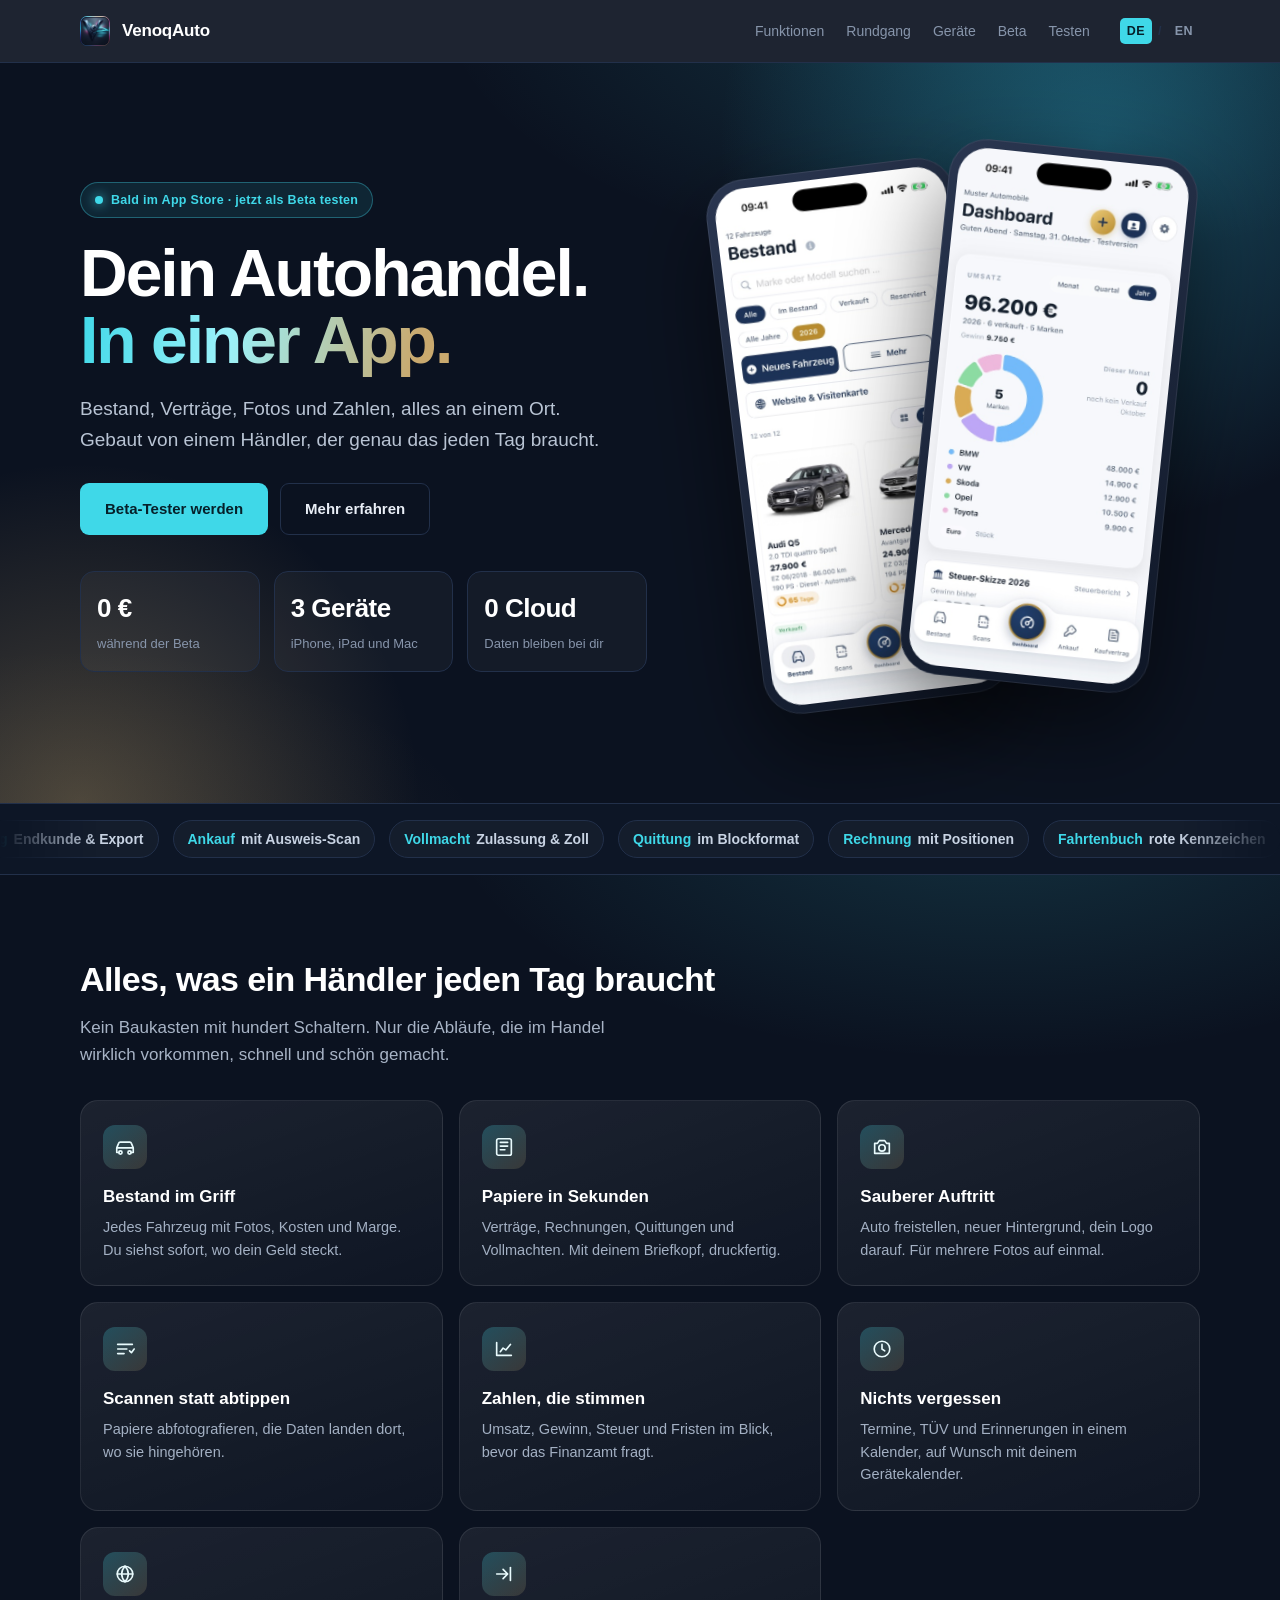
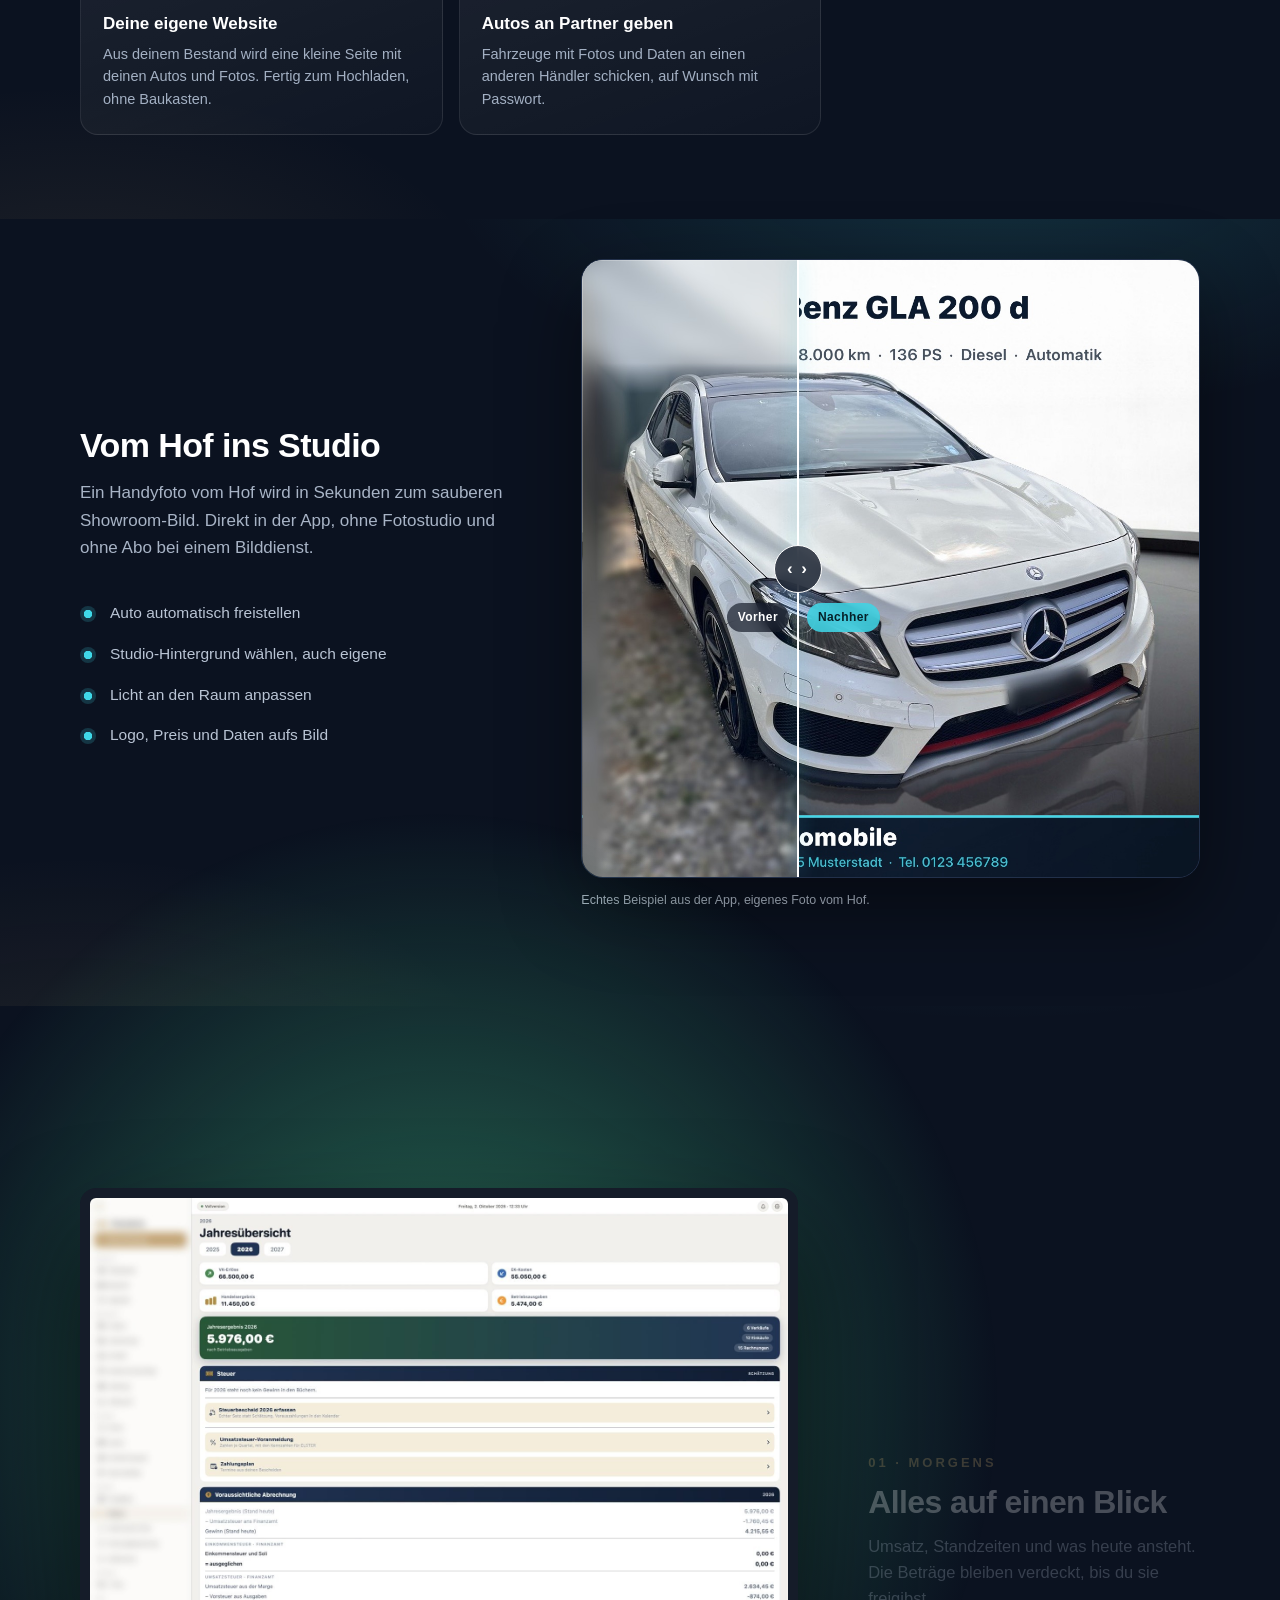
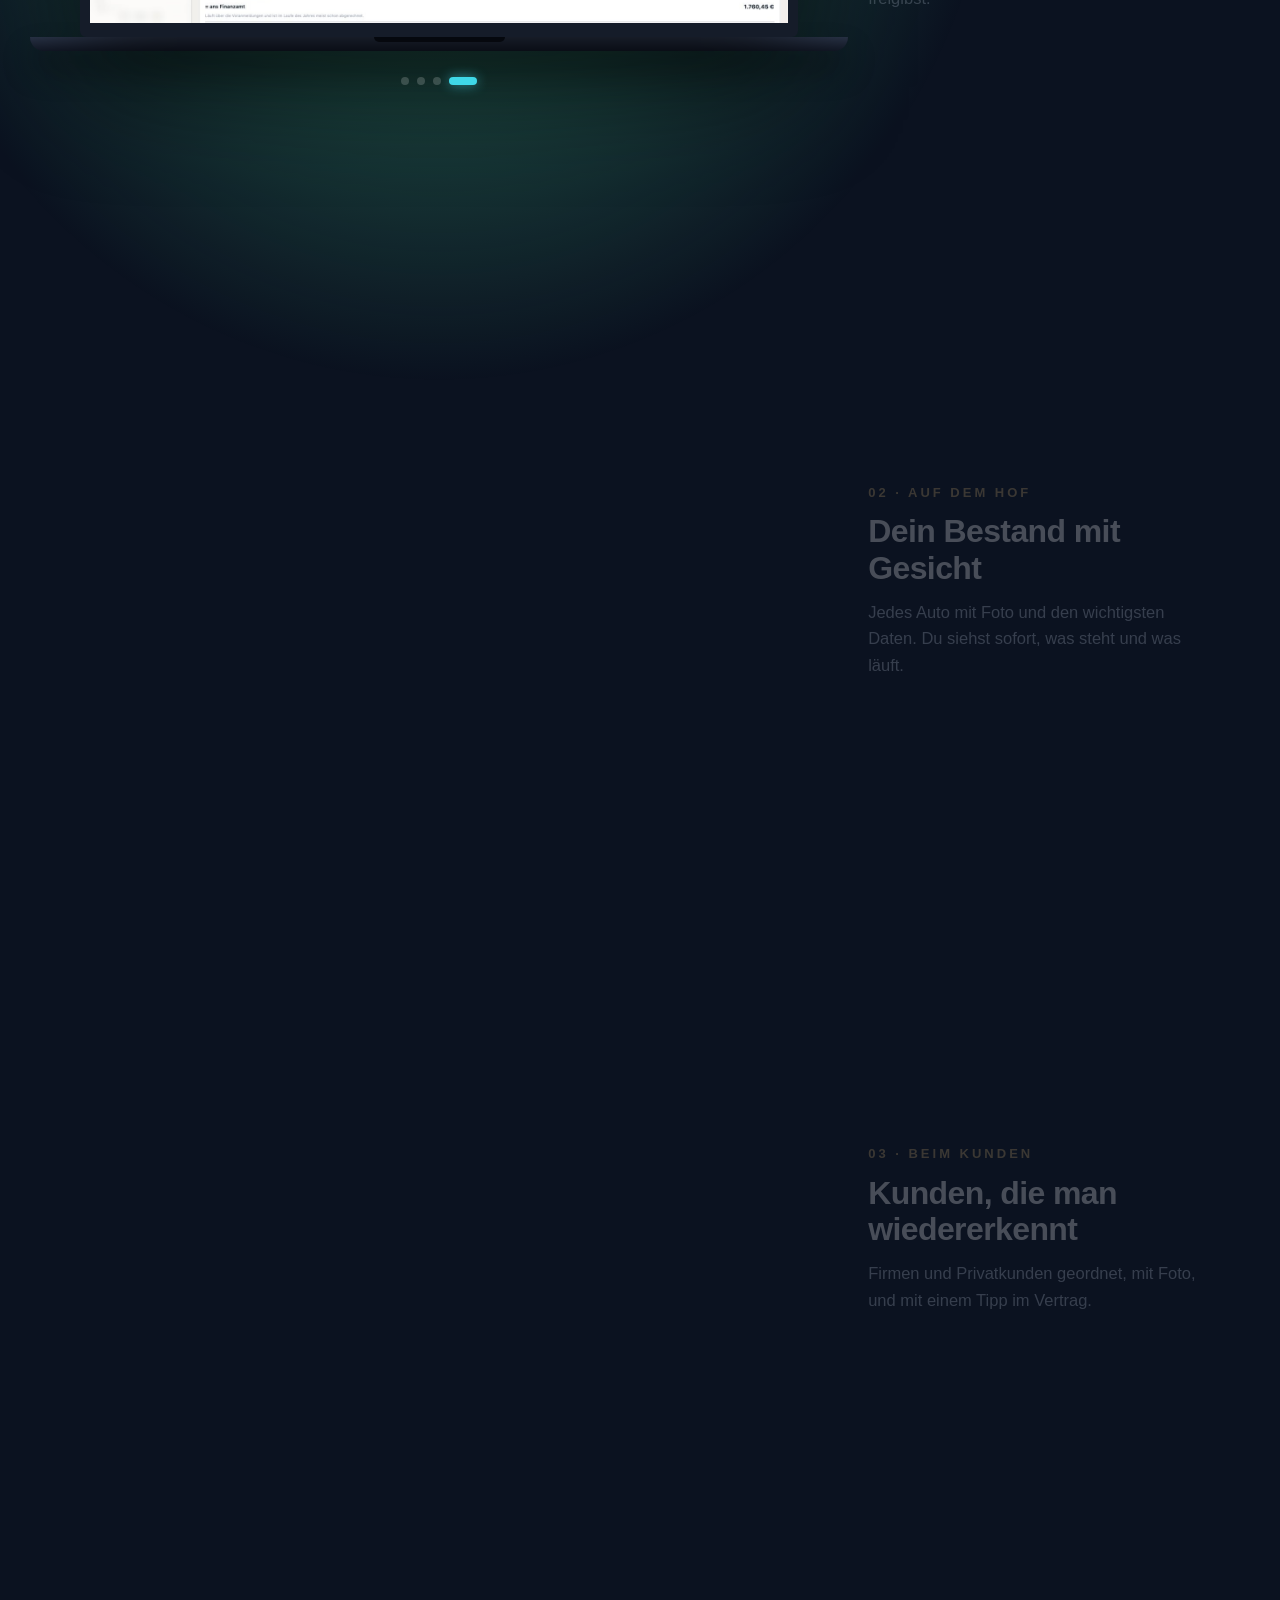
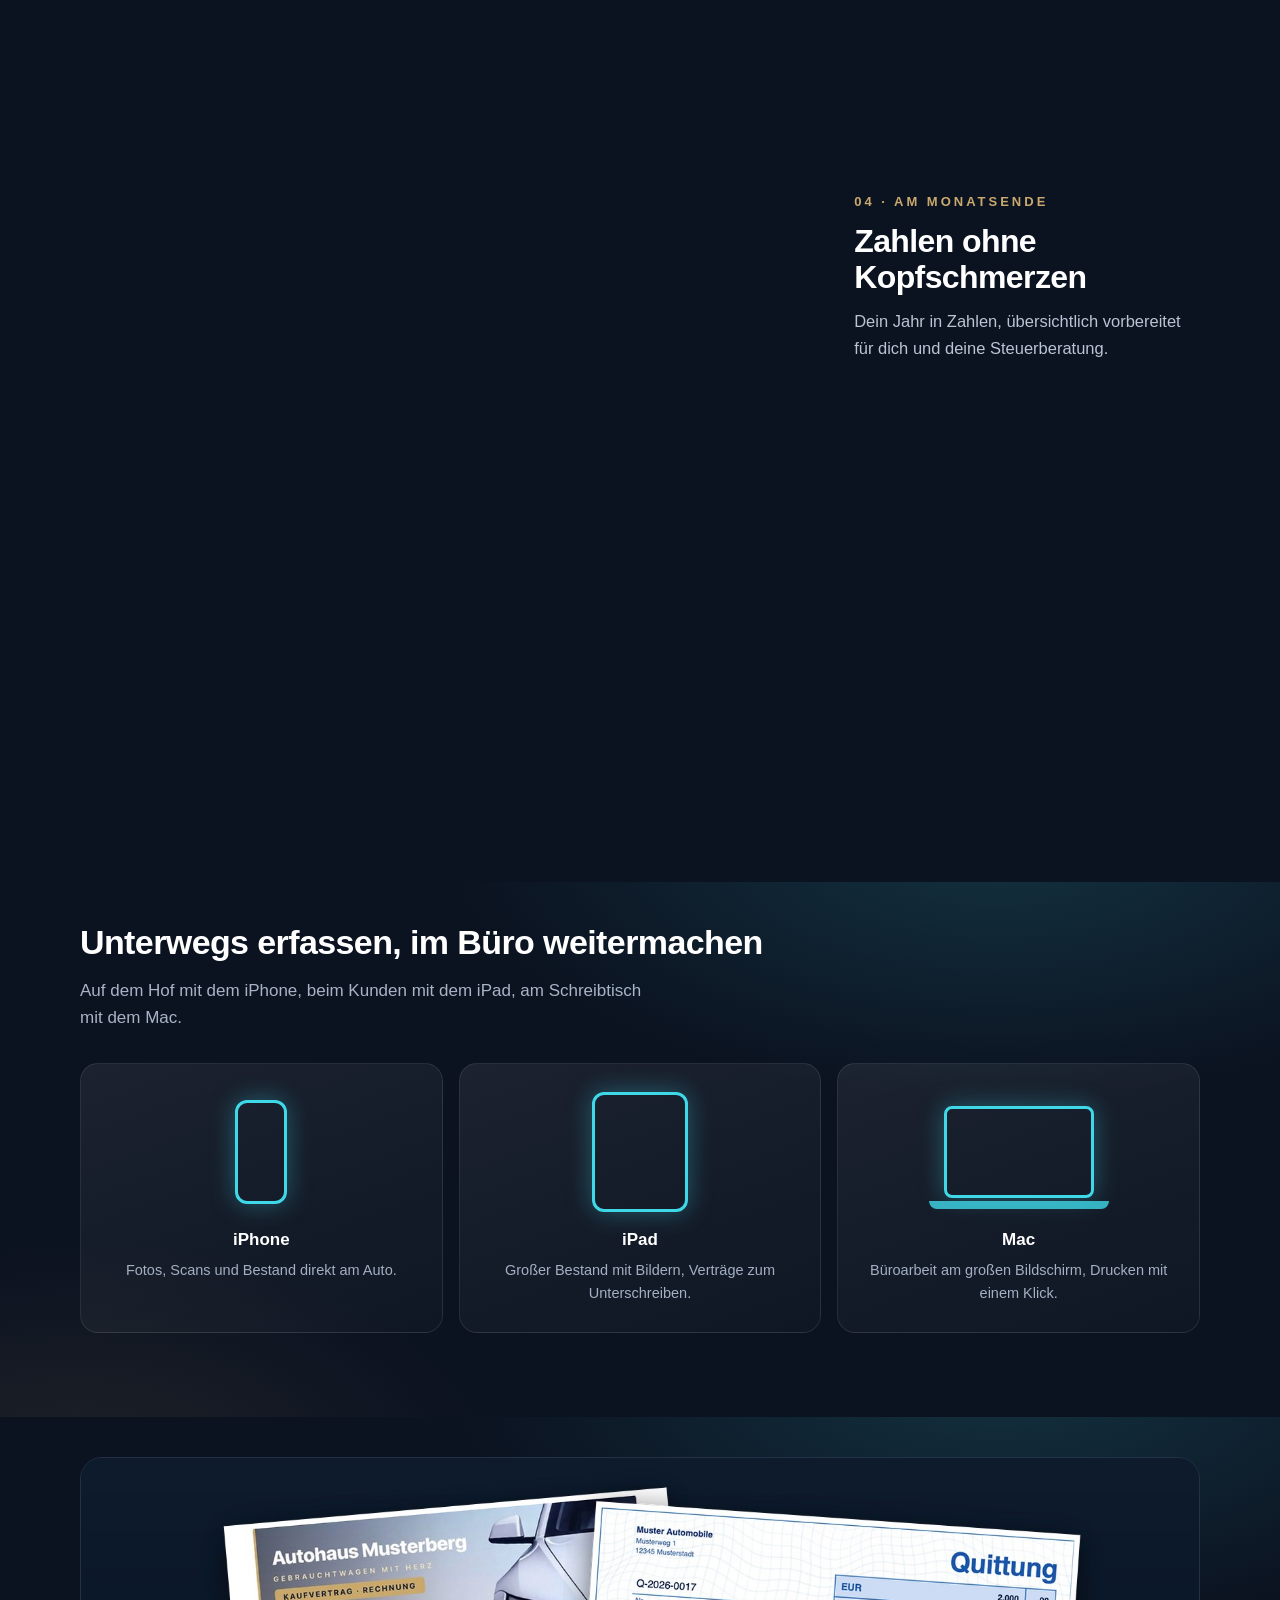
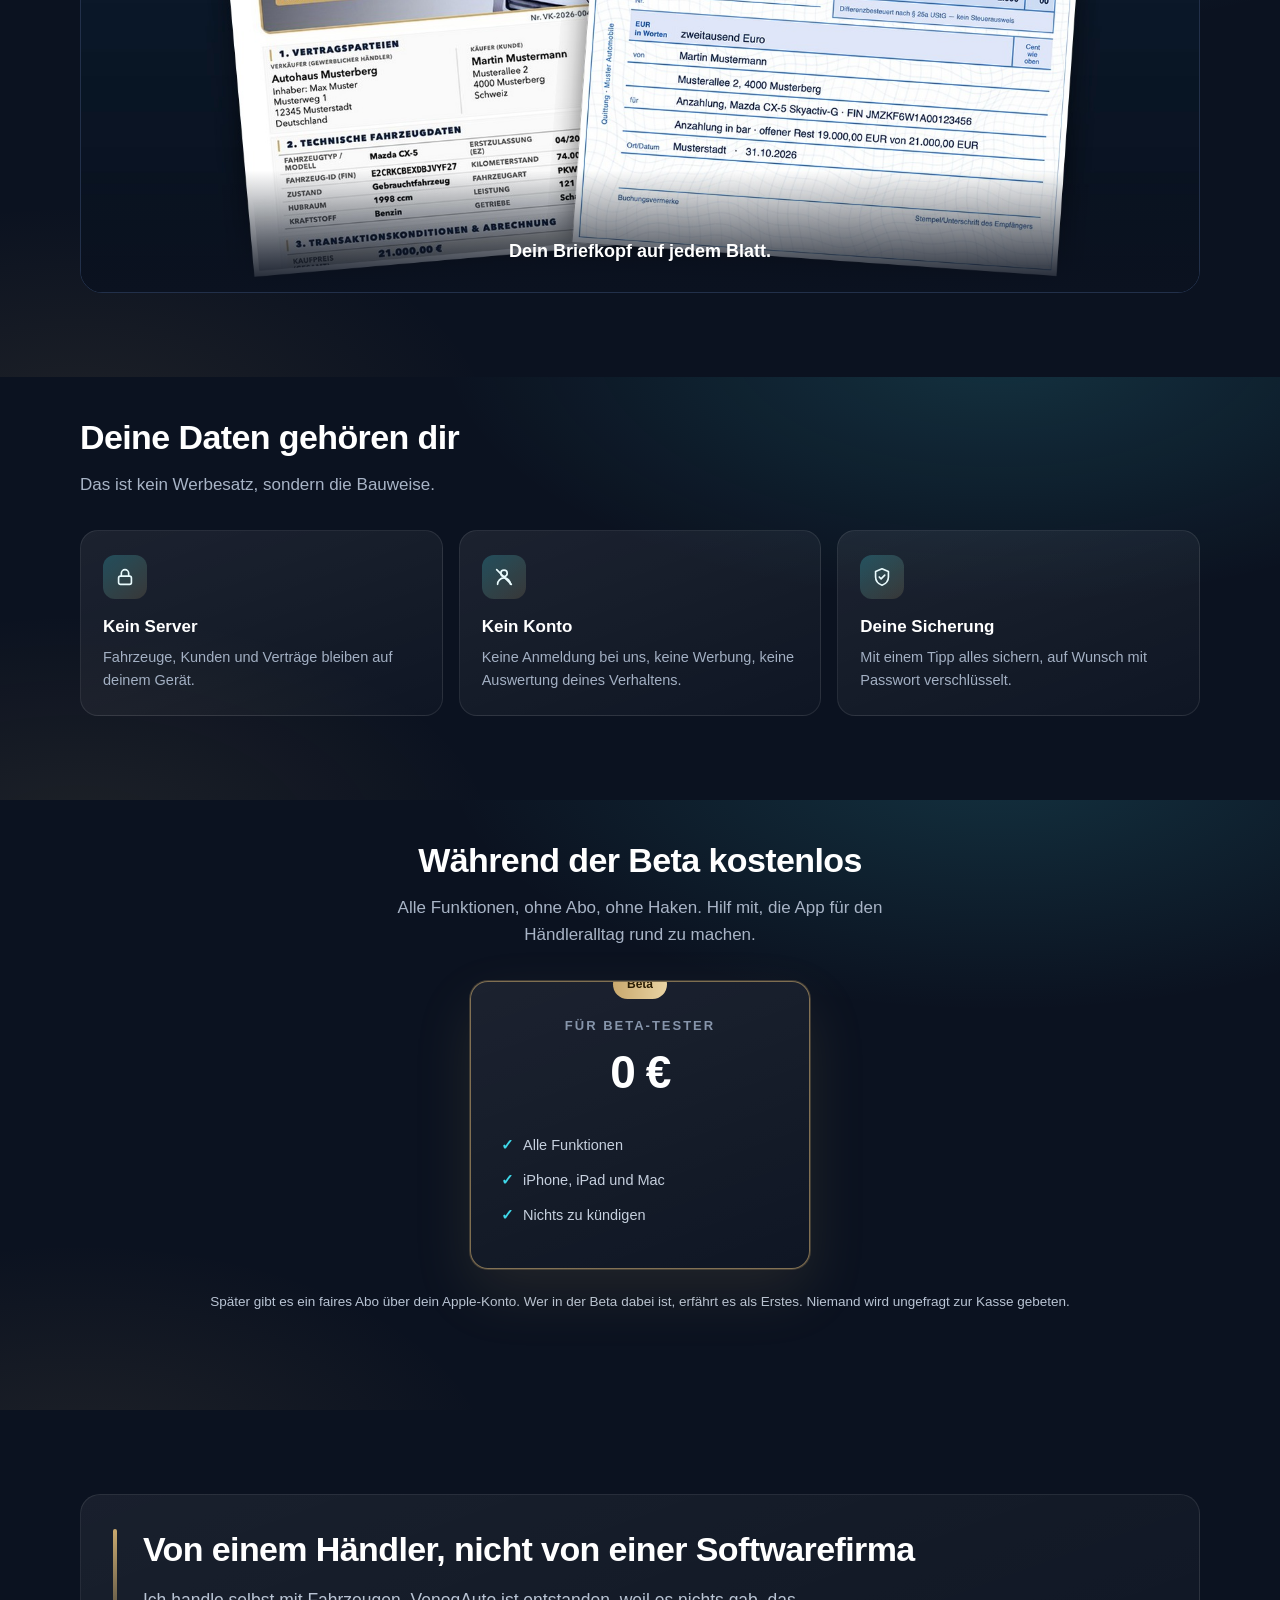
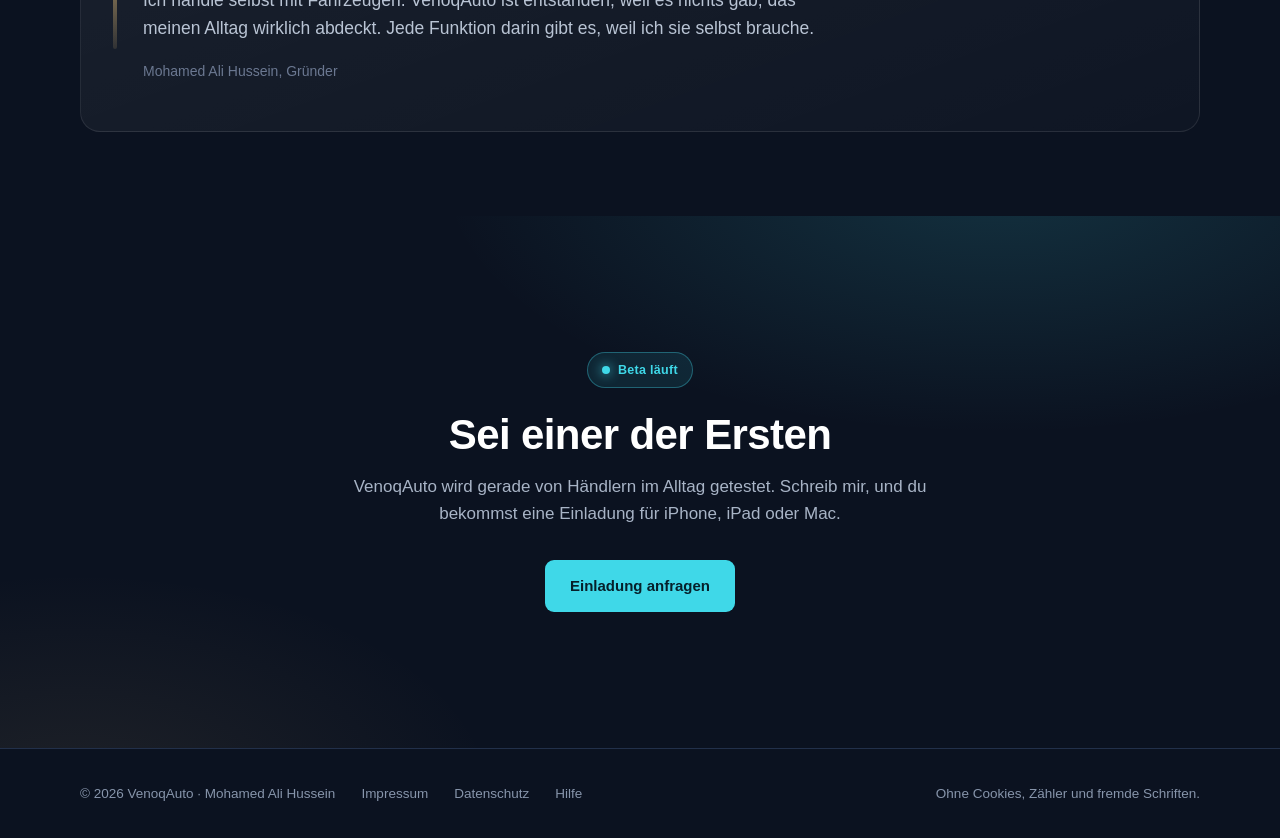
<file: index.html>
<!DOCTYPE html>
<html lang="de">
<head>
<meta charset="utf-8">
<meta name="viewport" content="width=device-width, initial-scale=1">
<title>VenoqAuto · Die App für Fahrzeughändler</title>
<meta name="description" content="Bestand, Verträge, Fotos und Zahlen in einer App für iPhone, iPad und Mac. Von einem Fahrzeughändler gebaut. Deine Daten bleiben auf deinem Gerät.">
<meta property="og:type" content="website">
<meta property="og:site_name" content="VenoqAuto">
<meta property="og:title" content="VenoqAuto · Die App für Fahrzeughändler">
<meta property="og:description" content="Bestand, Verträge, Fotos und Zahlen in einer App für iPhone, iPad und Mac. Deine Daten bleiben auf deinem Gerät.">
<meta property="og:url" content="https://venoqauto.de/">
<meta property="og:image" content="https://venoqauto.de/bilder/og.jpg">
<meta property="og:image:width" content="1200">
<meta property="og:image:height" content="630">
<meta property="og:locale" content="de_DE">
<meta name="twitter:card" content="summary_large_image">
<link rel="icon" href="favicon.png">
<link rel="apple-touch-icon" href="bilder/apple-touch-icon.png">
<link rel="alternate" hreflang="en" href="en/index.html">
<link rel="stylesheet" href="style.css?v=0111b">
</head>
<body>
<div class="fortschritt" aria-hidden="true"></div>

<header class="kopf bahn">
  <div class="mitte">
    <img src="icon.png" alt="">
    <span class="name">VenoqAuto</span>
    <nav>
      <a href="#koennen">Funktionen</a>
      <a href="#rundgang">Rundgang</a>
      <a href="#geraete">Geräte</a>
      <a href="#preise">Beta</a>
      <a href="#kontakt">Testen</a>
    </nav>
    <div class="sprache"><a class="aktiv" href="index.html">DE</a><span>/</span><a href="en/index.html">EN</a></div>
  </div>
</header>

<!-- Aufmacher -->
<div class="dunkel">
  <div class="held2 bahn">
    <div class="mitte">
      <div>
        <div class="plakette"><i></i> Bald im App Store · jetzt als Beta testen</div>
        <h1>Dein Autohandel.<br><span class="glanz">In einer App.</span></h1>
        <p class="vor">Bestand, Verträge, Fotos und Zahlen, alles an einem Ort.
        Gebaut von einem Händler, der genau das jeden Tag braucht.</p>
        <div class="knoepfe">
          <a class="knopf knopf-voll" href="#kontakt">Beta-Tester werden</a>
          <a class="knopf knopf-leer" href="#koennen">Mehr erfahren</a>
        </div>
        <div class="leiste-zahlen">
          <div><strong>0 €</strong><span>während der Beta</span></div>
          <div><strong>3 Geräte</strong><span>iPhone, iPad und Mac</span></div>
          <div><strong>0 Cloud</strong><span>Daten bleiben bei dir</span></div>
        </div>
      </div>
      <div class="telefone" aria-hidden="true">
        <div class="telefon a"><img src="bilder/bestand.jpg" alt=""></div>
        <div class="telefon b"><img src="bilder/dashboard_2.jpg" alt=""></div>
      </div>
    </div>
  </div>
</div>

<div class="laufband" aria-hidden="true"><div class="laufband-maske"><div class="laufband-spur"><span><b>Kaufvertrag</b>Endkunde & Export</span><span><b>Ankauf</b>mit Ausweis-Scan</span><span><b>Vollmacht</b>Zulassung & Zoll</span><span><b>Quittung</b>im Blockformat</span><span><b>Rechnung</b>mit Positionen</span><span><b>Fahrtenbuch</b>rote Kennzeichen</span><span><b>Showroom</b>Hintergrund & Licht</span><span><b>Scans</b>Belege sortiert</span><span><b>Steuer</b>Jahr im Überblick</span><span><b>F-Gas</b>Bericht fertig</span><span><b>Kalender</b>TÜV & Termine</span><span><b>Backup</b>verschlüsselt</span><span><b>Kaufvertrag</b>Endkunde & Export</span><span><b>Ankauf</b>mit Ausweis-Scan</span><span><b>Vollmacht</b>Zulassung & Zoll</span><span><b>Quittung</b>im Blockformat</span><span><b>Rechnung</b>mit Positionen</span><span><b>Fahrtenbuch</b>rote Kennzeichen</span><span><b>Showroom</b>Hintergrund & Licht</span><span><b>Scans</b>Belege sortiert</span><span><b>Steuer</b>Jahr im Überblick</span><span><b>F-Gas</b>Bericht fertig</span><span><b>Kalender</b>TÜV & Termine</span><span><b>Backup</b>verschlüsselt</span></div></div></div>

<!-- Funktionen: Versprechen statt Bauplan -->
<section id="koennen" class="dunkel bahn">
  <div class="mitte">
    <h2 class="zeig">Alles, was ein Händler jeden Tag braucht</h2>
    <p class="leitsatz zeig">Kein Baukasten mit hundert Schaltern. Nur die Abläufe, die im Handel wirklich vorkommen, schnell und schön gemacht.</p>
    <div class="raster">
      <div class="glas zeig">
        <div class="symbol"><svg viewBox="0 0 24 24"><path d="M3 13l2-5a2 2 0 0 1 2-1.3h10A2 2 0 0 1 19 8l2 5v5h-2.5M3 13v5h2.5M3 13h18"/><circle cx="7" cy="18" r="1.8"/><circle cx="17" cy="18" r="1.8"/></svg></div>
        <h3>Bestand im Griff</h3>
        <p>Jedes Fahrzeug mit Fotos, Kosten und Marge. Du siehst sofort, wo dein Geld steckt.</p>
      </div>
      <div class="glas zeig">
        <div class="symbol"><svg viewBox="0 0 24 24"><rect x="4" y="3" width="16" height="18" rx="2"/><path d="M8 7h8M8 11h8M8 15h5"/></svg></div>
        <h3>Papiere in Sekunden</h3>
        <p>Verträge, Rechnungen, Quittungen und Vollmachten. Mit deinem Briefkopf, druckfertig.</p>
      </div>
      <div class="glas zeig">
        <div class="symbol"><svg viewBox="0 0 24 24"><path d="M4 8h3l2-3h6l2 3h3v11H4z"/><circle cx="12" cy="13" r="3.5"/></svg></div>
        <h3>Sauberer Auftritt</h3>
        <p>Auto freistellen, neuer Hintergrund, dein Logo darauf. Für mehrere Fotos auf einmal.</p>
      </div>
      <div class="glas zeig">
        <div class="symbol"><svg viewBox="0 0 24 24"><path d="M4 7h16M4 12h10M4 17h7"/><path d="M17 14l2 2 3-4"/></svg></div>
        <h3>Scannen statt abtippen</h3>
        <p>Papiere abfotografieren, die Daten landen dort, wo sie hingehören.</p>
      </div>
      <div class="glas zeig">
        <div class="symbol"><svg viewBox="0 0 24 24"><path d="M4 19V5M4 19h16"/><path d="M8 15l3-4 3 2 5-6"/></svg></div>
        <h3>Zahlen, die stimmen</h3>
        <p>Umsatz, Gewinn, Steuer und Fristen im Blick, bevor das Finanzamt fragt.</p>
      </div>
      <div class="glas zeig">
        <div class="symbol"><svg viewBox="0 0 24 24"><circle cx="12" cy="12" r="8.5"/><path d="M12 7v5l3 2"/></svg></div>
        <h3>Nichts vergessen</h3>
        <p>Termine, TÜV und Erinnerungen in einem Kalender, auf Wunsch mit deinem Gerätekalender.</p>
      </div>
      <div class="glas zeig">
        <div class="symbol"><svg viewBox="0 0 24 24"><circle cx="12" cy="12" r="8.5"/><path d="M3.5 12h17M12 3.5c2.5 2.6 3.6 5.5 3.6 8.5s-1.1 5.9-3.6 8.5M12 3.5C9.5 6.1 8.4 9 8.4 12s1.1 5.9 3.6 8.5"/></svg></div>
        <h3>Deine eigene Website</h3>
        <p>Aus deinem Bestand wird eine kleine Seite mit deinen Autos und Fotos. Fertig zum Hochladen, ohne Baukasten.</p>
      </div>
      <div class="glas zeig">
        <div class="symbol"><svg viewBox="0 0 24 24"><path d="M4 12h11M11 7l5 5-5 5"/><path d="M19 5v14"/></svg></div>
        <h3>Autos an Partner geben</h3>
        <p>Fahrzeuge mit Fotos und Daten an einen anderen Händler schicken, auf Wunsch mit Passwort.</p>
      </div>
    </div>
  </div>
</section>

<section id="showroom" class="dunkel bahn">
  <div class="mitte vn-gitter">
    <div class="zeig">
      <h2>Vom Hof ins Studio</h2>
      <p class="leitsatz">Ein Handyfoto vom Hof wird in Sekunden zum sauberen Showroom-Bild. Direkt in der App, ohne Fotostudio und ohne Abo bei einem Bilddienst.</p>
      <ul><li>Auto automatisch freistellen</li><li>Studio-Hintergrund wählen, auch eigene</li><li>Licht an den Raum anpassen</li><li>Logo, Preis und Daten aufs Bild</li></ul>
    </div>
    <div class="zeig">
      <div class="vergleich" style="--pos:50%">
        <img src="bilder/showroom_nachher_5.jpg" alt="Showroom-Bild aus der App" loading="lazy">
        <img class="vorher" src="bilder/showroom_vorher_3.jpg" alt="Originalfoto vom Hof" loading="lazy">
        <div class="griff"><span class="etikett l">Vorher</span><span class="etikett r">Nachher</span></div>
        
        <input type="range" min="0" max="100" value="50" aria-label="Vorher und Nachher vergleichen">
      </div>
      <p class="vn-fuss">Echtes Beispiel aus der App, eigenes Foto vom Hof.</p>
    </div>
  </div>
</section>

<!-- Rundgang: Mac bleibt stehen, Bildschirm wechselt beim Scrollen -->
<section id="rundgang" class="dunkel bahn rundgang">
  <div class="mitte rg-gitter">
    <div class="rg-buehne" aria-hidden="true">
      <div class="rg-licht"></div>
      <div class="mac">
        <div class="mac-schirm">
          <img class="rg-bild aktiv" src="bilder/mac_dashboard.jpg" alt="">
          <img class="rg-bild" src="bilder/mac_bestand.jpg" alt="" loading="lazy">
          <img class="rg-bild" src="bilder/mac_kunden.jpg" alt="" loading="lazy">
          <img class="rg-bild" src="bilder/mac_steuer.jpg" alt="" loading="lazy">
        </div>
        <div class="mac-fuss"></div>
      </div>
      <div class="rg-punkte"><i class="aktiv"></i><i></i><i></i><i></i></div>
    </div>
    <div class="rg-texte">
      <div class="rg-schritt aktiv" data-farbe="rgba(63,216,232,.55)">
        <span class="nr">01 · MORGENS</span>
        <h3>Alles auf einen Blick</h3>
        <p>Umsatz, Standzeiten und was heute ansteht. Die Beträge bleiben verdeckt, bis du sie freigibst.</p>
        <img class="rg-handy" src="bilder/mac_dashboard.jpg" alt="Dashboard der App" loading="lazy">
      </div>
      <div class="rg-schritt" data-farbe="rgba(201,169,110,.55)">
        <span class="nr">02 · AUF DEM HOF</span>
        <h3>Dein Bestand mit Gesicht</h3>
        <p>Jedes Auto mit Foto und den wichtigsten Daten. Du siehst sofort, was steht und was läuft.</p>
        <img class="rg-handy" src="bilder/mac_bestand.jpg" alt="Fahrzeugbestand als Kacheln" loading="lazy">
      </div>
      <div class="rg-schritt" data-farbe="rgba(120,140,255,.50)">
        <span class="nr">03 · BEIM KUNDEN</span>
        <h3>Kunden, die man wiedererkennt</h3>
        <p>Firmen und Privatkunden geordnet, mit Foto, und mit einem Tipp im Vertrag.</p>
        <img class="rg-handy" src="bilder/mac_kunden.jpg" alt="Kundenliste" loading="lazy">
      </div>
      <div class="rg-schritt" data-farbe="rgba(70,200,140,.50)">
        <span class="nr">04 · AM MONATSENDE</span>
        <h3>Zahlen ohne Kopfschmerzen</h3>
        <p>Dein Jahr in Zahlen, übersichtlich vorbereitet für dich und deine Steuerberatung.</p>
        <img class="rg-handy" src="bilder/mac_steuer.jpg" alt="Jahresübersicht" loading="lazy">
      </div>
    </div>
  </div>
</section>

<!-- Geraete -->
<section id="geraete" class="dunkel bahn">
  <div class="mitte">
    <h2 class="zeig">Unterwegs erfassen, im Büro weitermachen</h2>
    <p class="leitsatz zeig">Auf dem Hof mit dem iPhone, beim Kunden mit dem iPad, am Schreibtisch mit dem Mac.</p>
    <div class="geraete">
      <div class="glas geraet zeig"><div class="bildchen"><div class="form-phone"></div></div><h3>iPhone</h3><p>Fotos, Scans und Bestand direkt am Auto.</p></div>
      <div class="glas geraet zeig"><div class="bildchen"><div class="form-pad"></div></div><h3>iPad</h3><p>Großer Bestand mit Bildern, Verträge zum Unterschreiben.</p></div>
      <div class="glas geraet zeig"><div class="bildchen"><div class="form-mac"></div></div><h3>Mac</h3><p>Büroarbeit am großen Bildschirm, Drucken mit einem Klick.</p></div>
    </div>
  </div>
</section>

<!-- Papiere: nur ein Anschnitt -->
<section class="dunkel bahn">
  <div class="mitte">
    <div class="vorhang zeig">
      <img src="bilder/papiere_banner_2.jpg" alt="Fertige Vordrucke aus der App mit eigenem Briefkopf" loading="lazy">
      <div class="ueber">Dein Briefkopf auf jedem Blatt.</div>
    </div>
  </div>
</section>

<!-- Datenschutz-Versprechen -->
<section id="daten" class="dunkel bahn">
  <div class="mitte">
    <h2 class="zeig">Deine Daten gehören dir</h2>
    <p class="leitsatz zeig">Das ist kein Werbesatz, sondern die Bauweise.</p>
    <div class="raster">
      <div class="glas zeig"><div class="symbol"><svg viewBox="0 0 24 24"><rect x="5" y="11" width="14" height="9" rx="2"/><path d="M8 11V8a4 4 0 0 1 8 0v3"/></svg></div><h3>Kein Server</h3><p>Fahrzeuge, Kunden und Verträge bleiben auf deinem Gerät.</p></div>
      <div class="glas zeig"><div class="symbol"><svg viewBox="0 0 24 24"><circle cx="12" cy="8" r="3.5"/><path d="M5 20a7 7 0 0 1 14 0"/><path d="M4 4l16 16"/></svg></div><h3>Kein Konto</h3><p>Keine Anmeldung bei uns, keine Werbung, keine Auswertung deines Verhaltens.</p></div>
      <div class="glas zeig"><div class="symbol"><svg viewBox="0 0 24 24"><path d="M12 3l7 3v6c0 4.5-3 7.5-7 9-4-1.5-7-4.5-7-9V6z"/><path d="M9 12l2 2 4-4"/></svg></div><h3>Deine Sicherung</h3><p>Mit einem Tipp alles sichern, auf Wunsch mit Passwort verschlüsselt.</p></div>
    </div>
  </div>
</section>

<!-- Beta: kostenlos -->
<section id="preise" class="dunkel bahn">
  <div class="mitte">
    <h2 class="zeig" style="text-align:center">Während der Beta kostenlos</h2>
    <p class="leitsatz zeig" style="text-align:center;margin-left:auto;margin-right:auto">Alle Funktionen, ohne Abo, ohne Haken. Hilf mit, die App für den Händleralltag rund zu machen.</p>
    <div class="preise" style="grid-template-columns:minmax(0,340px);justify-content:center">
      <div class="glas preis empfohlen zeig">
        <div class="band">Beta</div>
        <div class="titel">Für Beta-Tester</div>
        <div class="betrag">0 €</div>
        <ul><li>Alle Funktionen</li><li>iPhone, iPad und Mac</li><li>Nichts zu kündigen</li></ul>
      </div>
    </div>
    <p class="preis-fuss zeig">Später gibt es ein faires Abo über dein Apple-Konto. Wer in der Beta dabei ist, erfährt es als Erstes. Niemand wird ungefragt zur Kasse gebeten.</p>
  </div>
</section>

<!-- Gruender, kurz -->
<section class="bahn gruender-band">
  <div class="mitte">
    <div class="gruender">
      <div class="strich"></div>
      <div>
        <h2>Von einem Händler, nicht von einer Softwarefirma</h2>
        <p>Ich handle selbst mit Fahrzeugen. VenoqAuto ist entstanden, weil es nichts gab,
        das meinen Alltag wirklich abdeckt. Jede Funktion darin gibt es, weil ich sie selbst brauche.</p>
        <p class="signatur">Mohamed Ali Hussein, Gründer</p>
      </div>
    </div>
  </div>
</section>

<!-- Beta -->
<section id="kontakt" class="dunkel">
  <div class="ruf">
    <div class="mitte">
      <div class="plakette"><i></i> Beta läuft</div>
      <h2>Sei einer der Ersten</h2>
      <p class="leitsatz" style="margin-left:auto;margin-right:auto">VenoqAuto wird gerade von Händlern im Alltag getestet. Schreib mir, und du bekommst eine Einladung für iPhone, iPad oder Mac.</p>
      <div class="knoepfe" style="justify-content:center">
        <a class="knopf knopf-voll" href="mailto:info@venoqauto.de?subject=VenoqAuto%20Beta">Einladung anfragen</a>
      </div>
    </div>
  </div>
</section>

<footer class="fuss bahn">
  <div class="mitte">
    <span>© 2026 VenoqAuto · Mohamed Ali Hussein</span>
    <a href="impressum.html">Impressum</a>
    <a href="datenschutz.html">Datenschutz</a>
    <a href="support.html">Hilfe</a>
    <span class="rechts">Ohne Cookies, Zähler und fremde Schriften.</span>
  </div>
</footer>

<script>
// Sanftes Einblenden beim Scrollen. Ohne JavaScript ist alles sofort sichtbar.
(function () {
  var teile = document.querySelectorAll('.zeig');
  if (!('IntersectionObserver' in window)) { teile.forEach(function (t) { t.classList.add('da'); }); return; }
  var b = new IntersectionObserver(function (e) {
    e.forEach(function (x) { if (x.isIntersecting) { x.target.classList.add('da'); b.unobserve(x.target); } });
  }, { threshold: 0.12 });
  teile.forEach(function (t) { b.observe(t); });
})();

// Rundgang: der Abschnitt in der Bildschirmmitte bestimmt das Bild im Mac.
(function () {
  var schritte = document.querySelectorAll('.rg-schritt');
  var bilder = document.querySelectorAll('.rg-bild');
  var punkte = document.querySelectorAll('.rg-punkte i');
  var licht = document.querySelector('.rg-licht');
  if (!schritte.length || !('IntersectionObserver' in window)) return;
  function zeige(i) {
    schritte.forEach(function (s, k) { s.classList.toggle('aktiv', k === i); });
    bilder.forEach(function (b, k) { b.classList.toggle('aktiv', k === i); });
    punkte.forEach(function (p, k) { p.classList.toggle('aktiv', k === i); });
    if (licht) licht.style.background = 'radial-gradient(closest-side, ' + schritte[i].dataset.farbe + ', rgba(0,0,0,0))';
  }
  var b = new IntersectionObserver(function (e) {
    e.forEach(function (x) { if (x.isIntersecting) zeige([].indexOf.call(schritte, x.target)); });
  }, { rootMargin: '-45% 0px -45% 0px' });
  schritte.forEach(function (s) { b.observe(s); });
})();

// Fortschritt, Lichtkarten, Telefon-Neigung, Vorher/Nachher (02.10.2026)
(function () {
  var ruhig = window.matchMedia('(prefers-reduced-motion: reduce)').matches;
  var balken = document.querySelector('.fortschritt');
  function scroll() {
    var h = document.documentElement, max = h.scrollHeight - h.clientHeight;
    if (balken) balken.style.transform = 'scaleX(' + (max > 0 ? h.scrollTop / max : 0) + ')';
  }
  window.addEventListener('scroll', scroll, { passive: true }); scroll();
  document.querySelectorAll('.glas').forEach(function (k) {
    k.addEventListener('pointermove', function (e) {
      var r = k.getBoundingClientRect();
      k.style.setProperty('--mx', (e.clientX - r.left) + 'px');
      k.style.setProperty('--my', (e.clientY - r.top) + 'px');
    });
  });
  var tel = document.querySelector('.telefone');
  if (tel && !ruhig && window.matchMedia('(pointer: fine)').matches) {
    var held = document.querySelector('.held2');
    held.addEventListener('pointermove', function (e) {
      var r = held.getBoundingClientRect();
      var x = (e.clientX - r.left) / r.width - .5, y = (e.clientY - r.top) / r.height - .5;
      tel.style.transform = 'perspective(1200px) rotateY(' + (x * 8) + 'deg) rotateX(' + (-y * 6) + 'deg)';
    });
    held.addEventListener('pointerleave', function () { tel.style.transform = ''; });
  }
  document.querySelectorAll('.vergleich').forEach(function (v) {
    var r = v.querySelector('input');
    function setze() { v.style.setProperty('--pos', r.value + '%'); }
    r.addEventListener('input', setze);
    // Einmal kurz zeigen, dass man schieben kann
    if (!ruhig && 'IntersectionObserver' in window) {
      var b = new IntersectionObserver(function (e) {
        if (!e[0].isIntersecting) return; b.disconnect();
        var t0 = null;
        function schritt(t) { if (!t0) t0 = t; var p = Math.min(1, (t - t0) / 1600);
          r.value = 50 + Math.sin(p * Math.PI * 2) * 22; setze(); if (p < 1) requestAnimationFrame(schritt); }
        requestAnimationFrame(schritt);
      }, { threshold: 0.6 });
      b.observe(v);
    }
  });
})();
</script>
<script>
// Laufband (01.11.2026): schneller, mit dem Finger wischen, laeuft danach von selbst weiter
(function () {
  var m = document.querySelector('.laufband-maske'), spur = document.querySelector('.laufband-spur');
  if (!m || !spur) return;
  spur.style.animation = 'none';
  var ruhig = window.matchMedia('(prefers-reduced-motion: reduce)').matches;
  // eigene Position als Kommazahl: scrollLeft rundet in Safari, dann bleibt das Band stehen
  var halt = ruhig, finger = false, warte = 0, pos = 0, gezogen = false;
  function lauf() {
    var haelfte = spur.scrollWidth / 2;
    if (finger || Date.now() < warte) pos = m.scrollLeft;
    else if (!halt) pos += 1.1;
    if (pos >= haelfte) pos -= haelfte;
    if (pos < 0) pos += haelfte;
    if (!finger) m.scrollLeft = pos;
    requestAnimationFrame(lauf);
  }
  function los() { finger = false; warte = Date.now() + 1200; }
  // Kein Anhalten per Tippen mehr (Wunsch 01.11.): nur wischen, danach laeuft es weiter
  var x0 = null, s0 = 0;
  m.addEventListener('touchstart', function (e) { finger = true; gezogen = false; x0 = e.touches[0].clientX; }, { passive: true });
  m.addEventListener('touchmove', function (e) { if (x0 !== null && Math.abs(e.touches[0].clientX - x0) > 6) gezogen = true; }, { passive: true });
  m.addEventListener('touchend', function () { x0 = null; los(); });
  // Maus: ziehen wie mit dem Finger
  var maus = false;
  m.addEventListener('mousedown', function (e) { maus = true; finger = true; gezogen = false; x0 = e.clientX; s0 = m.scrollLeft; e.preventDefault(); });
  window.addEventListener('mousemove', function (e) {
    if (!maus) return;
    if (Math.abs(e.clientX - x0) > 6) gezogen = true;
    m.scrollLeft = s0 - (e.clientX - x0);
  });
  window.addEventListener('mouseup', function () { if (maus) { maus = false; x0 = null; los(); } });
  m.addEventListener('wheel', function () { warte = Date.now() + 1200; }, { passive: true });
  requestAnimationFrame(lauf);
})();
</script>
<noscript><style>.zeig{opacity:1;transform:none}</style></noscript>
</body>
</html>
</file>
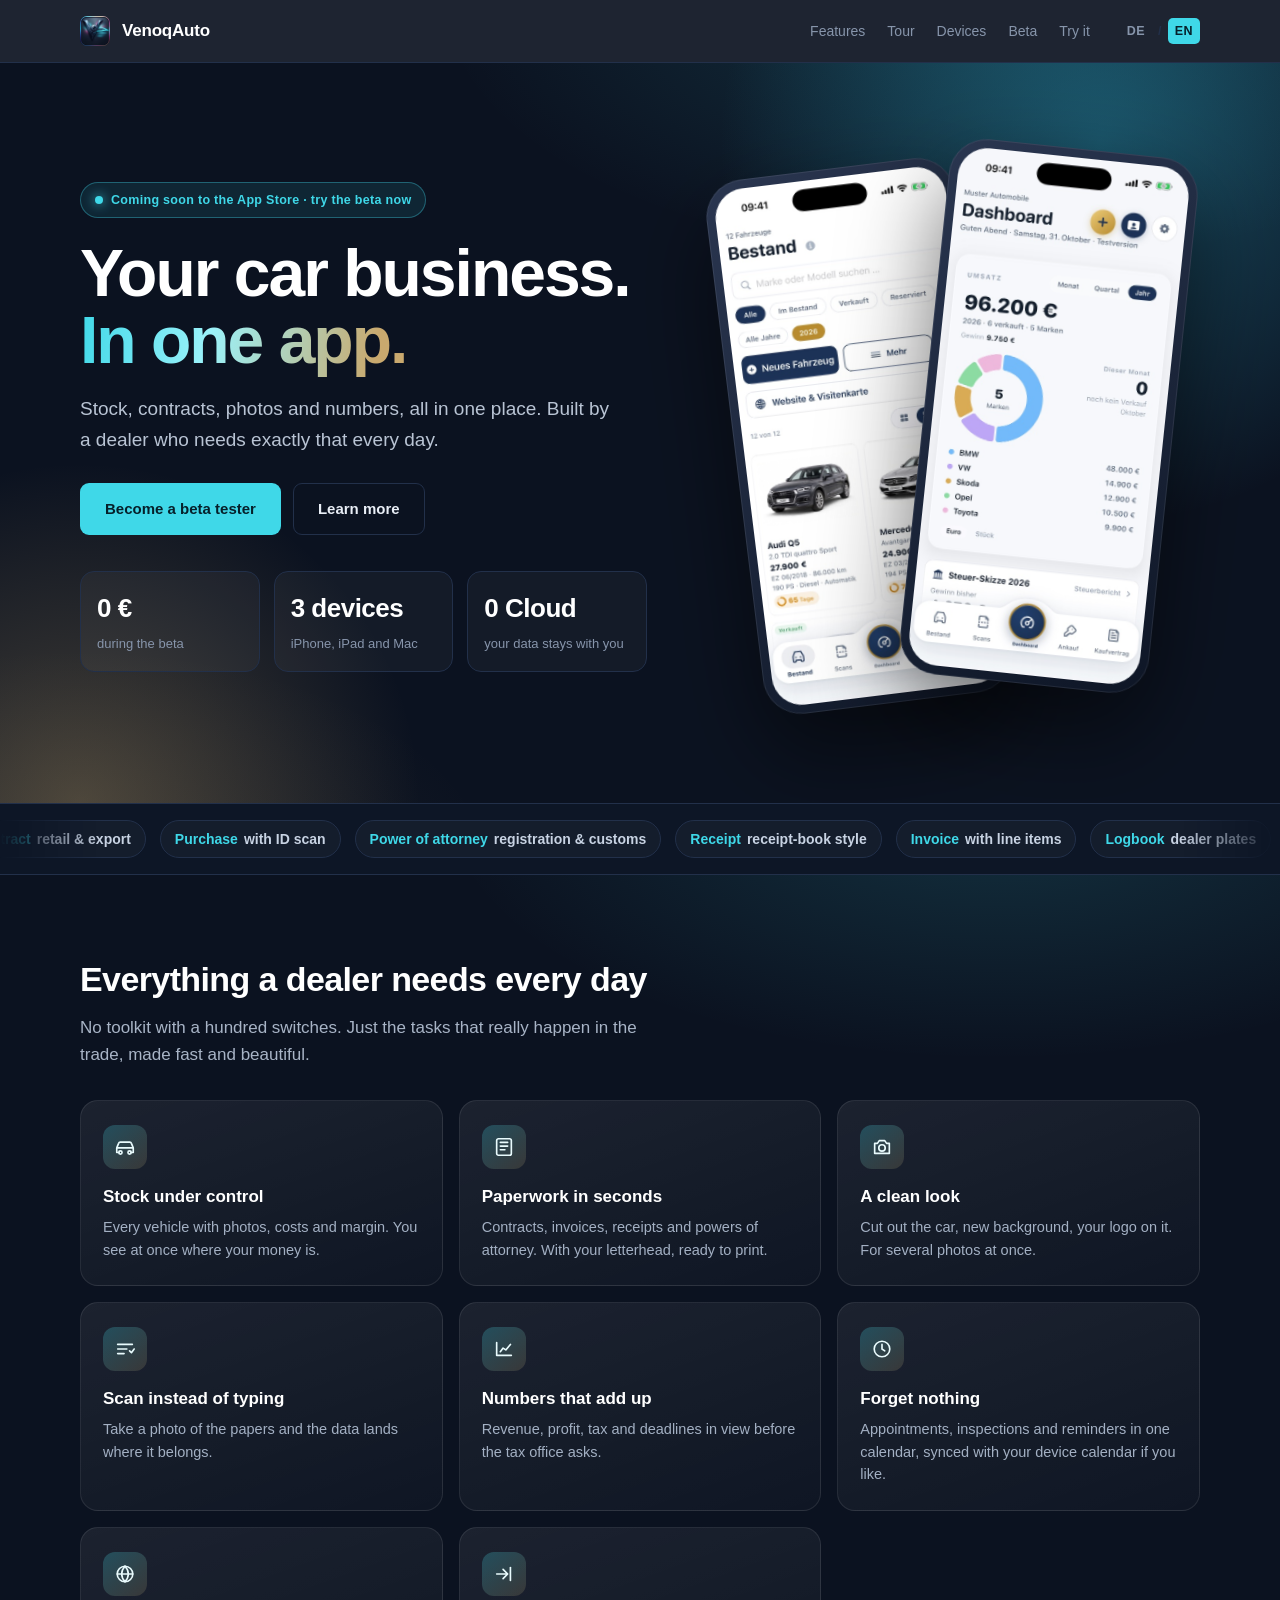
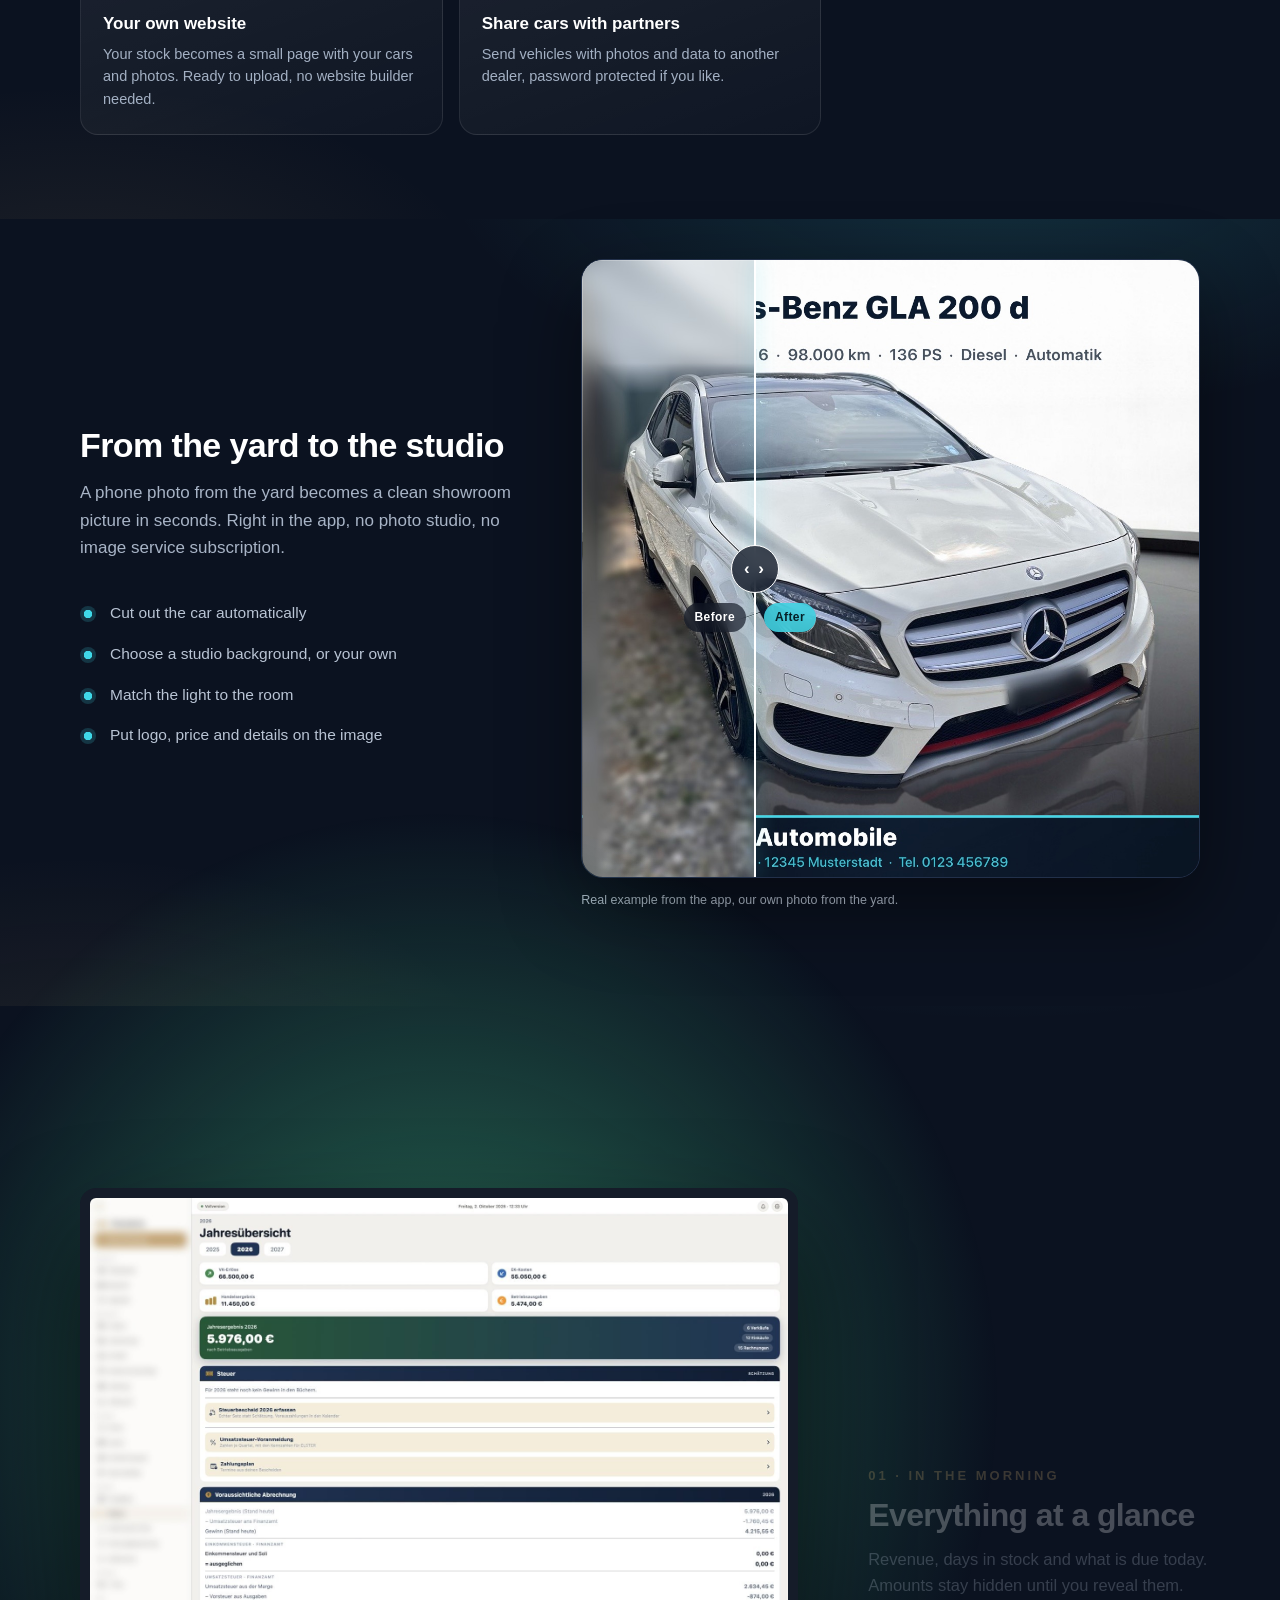
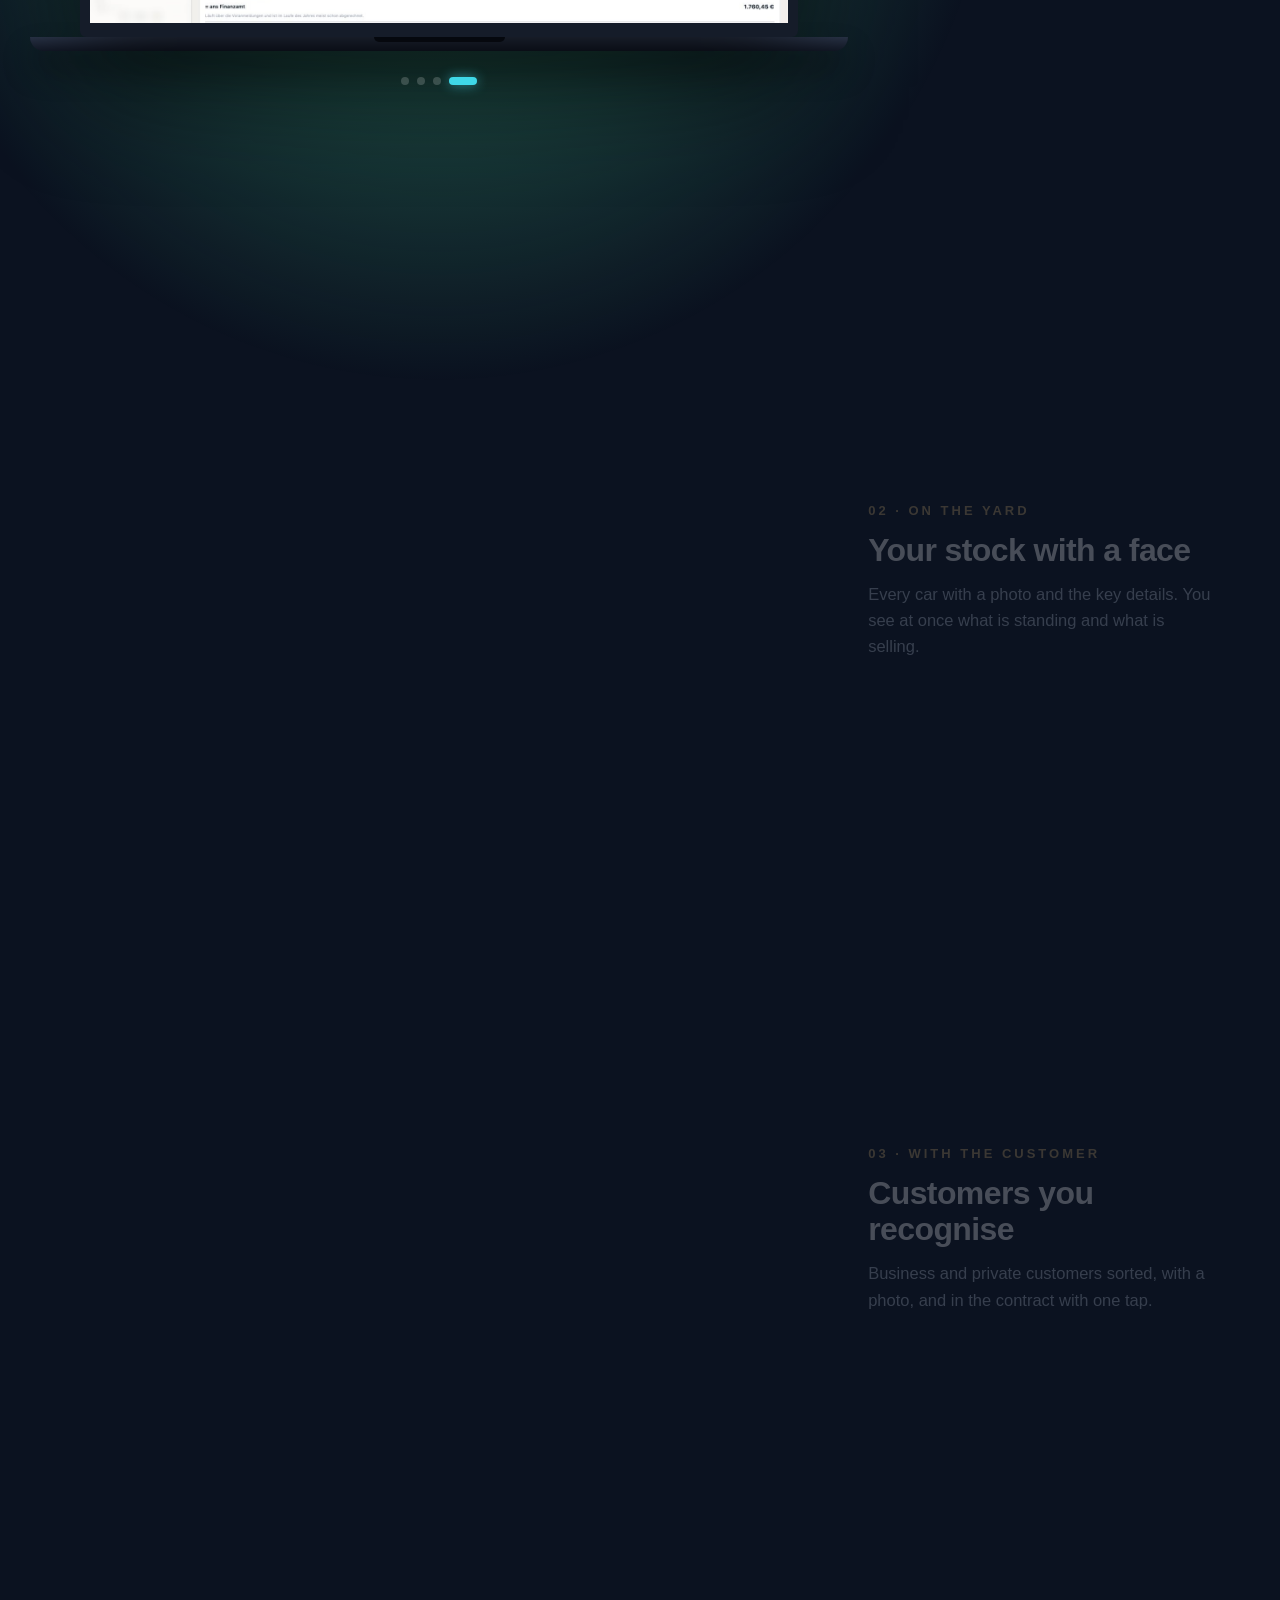
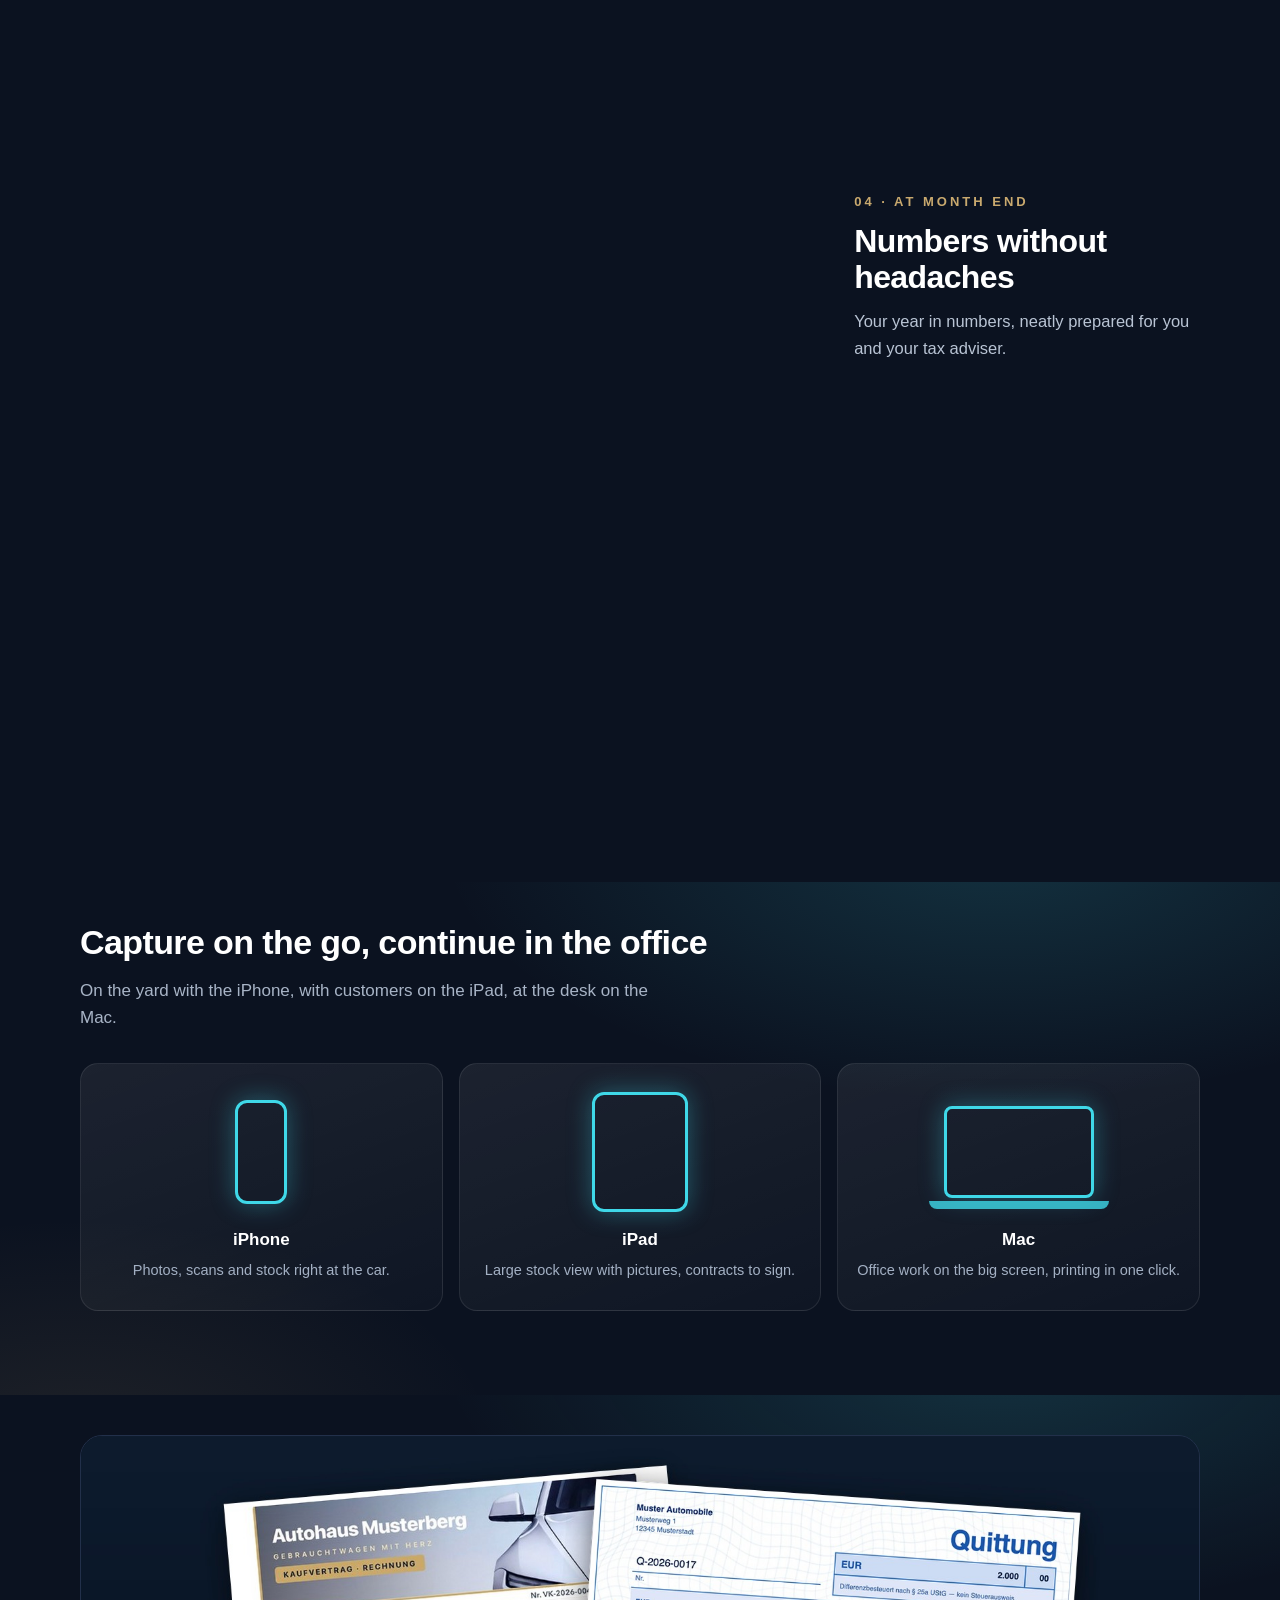
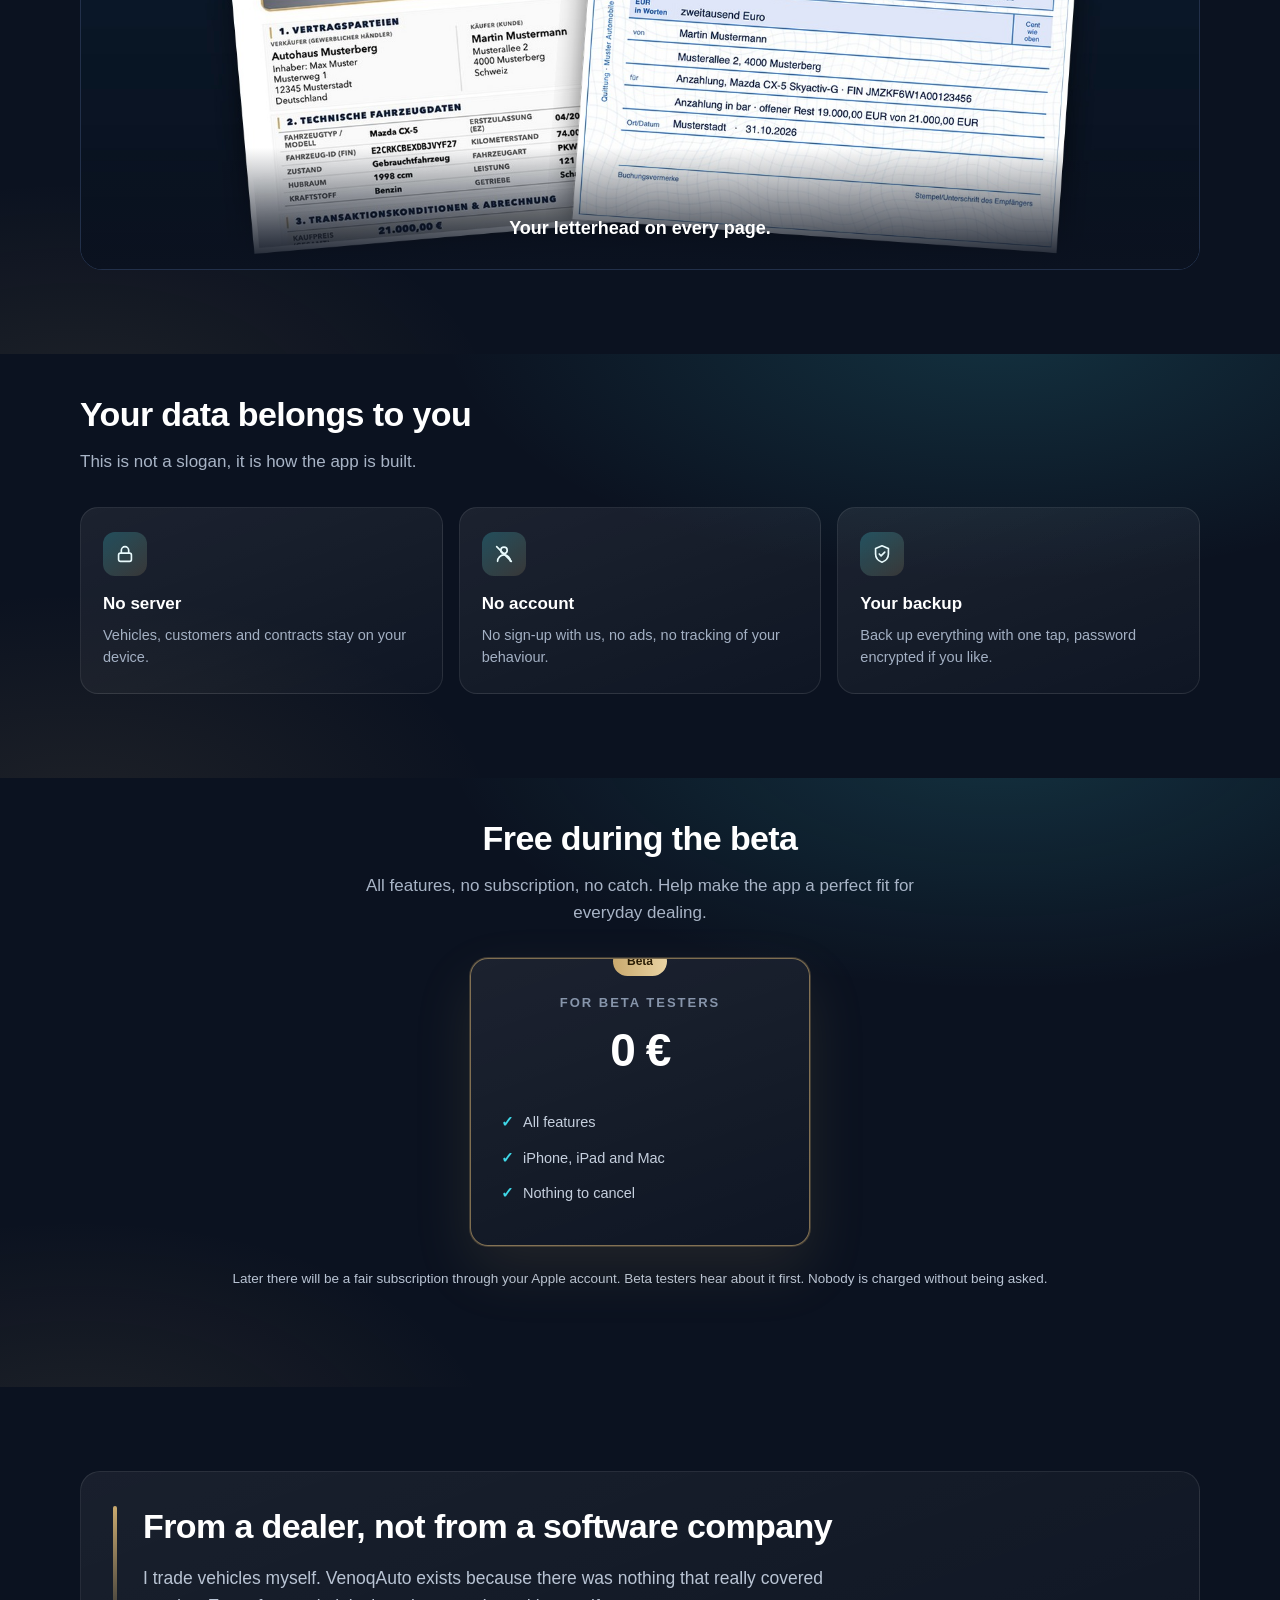
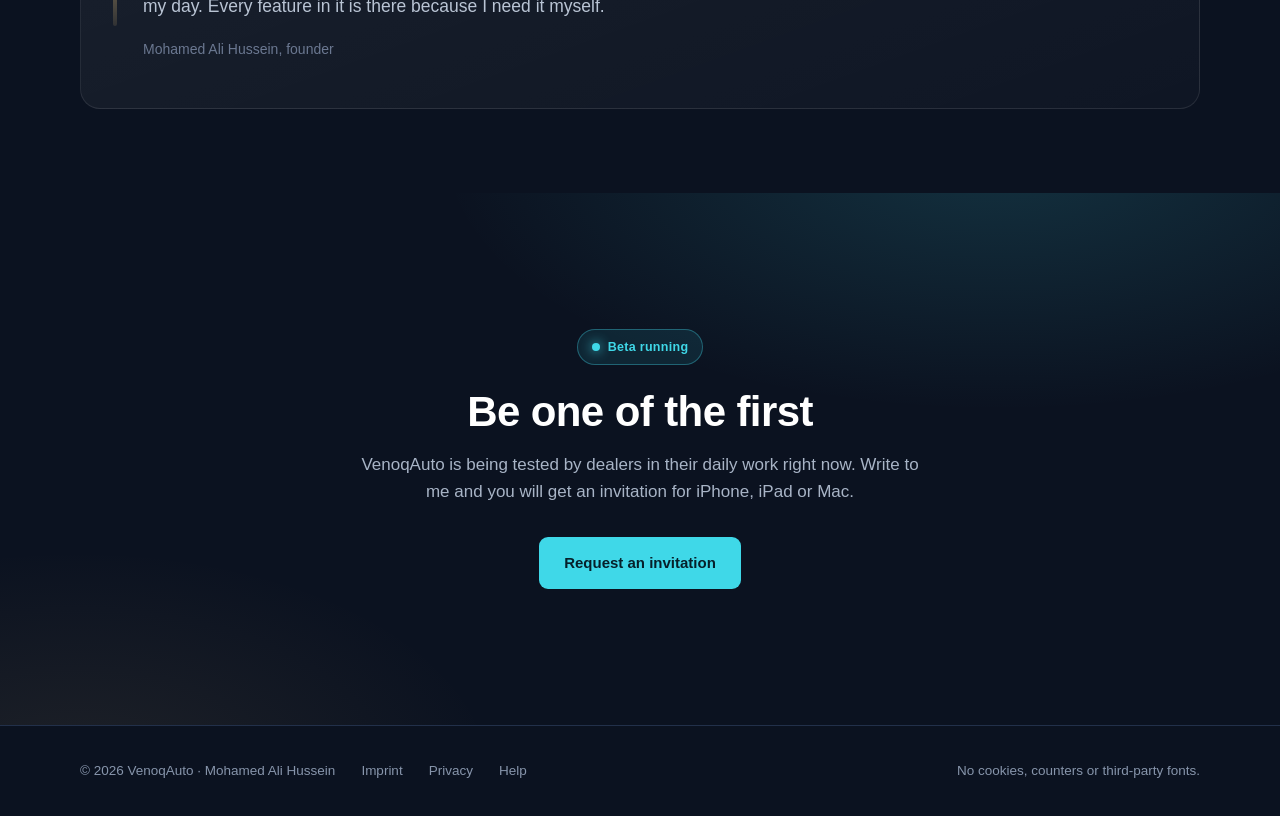
<file: en/index.html>
<!DOCTYPE html>
<html lang="en">
<head>
<meta charset="utf-8">
<meta name="viewport" content="width=device-width, initial-scale=1">
<title>VenoqAuto · The app for car dealers</title>
<meta name="description" content="Stock, contracts, photos and numbers in one app for iPhone, iPad and Mac. Built by a car dealer. Your data stays on your device.">
<meta property="og:type" content="website">
<meta property="og:site_name" content="VenoqAuto">
<meta property="og:title" content="VenoqAuto · The app for car dealers">
<meta property="og:description" content="Stock, contracts, photos and numbers in one app for iPhone, iPad and Mac. Your data stays on your device.">
<meta property="og:url" content="https://venoqauto.de/en/">
<meta property="og:image" content="https://venoqauto.de/bilder/og.jpg">
<meta property="og:image:width" content="1200">
<meta property="og:image:height" content="630">
<meta property="og:locale" content="en_GB">
<meta name="twitter:card" content="summary_large_image">
<link rel="icon" href="../favicon.png">
<link rel="apple-touch-icon" href="../bilder/apple-touch-icon.png">
<link rel="alternate" hreflang="de" href="../index.html">
<link rel="stylesheet" href="../style.css?v=0111b">
</head>
<body>
<div class="fortschritt" aria-hidden="true"></div>

<header class="kopf bahn">
  <div class="mitte">
    <img src="../icon.png" alt="">
    <span class="name">VenoqAuto</span>
    <nav>
      <a href="#koennen">Features</a>
      <a href="#rundgang">Tour</a>
      <a href="#geraete">Devices</a>
      <a href="#preise">Beta</a>
      <a href="#kontakt">Try it</a>
    </nav>
    <div class="sprache"><a href="../index.html">DE</a><span>/</span><a class="aktiv" href="index.html">EN</a></div>
  </div>
</header>

<!-- Hero -->
<div class="dunkel">
  <div class="held2 bahn">
    <div class="mitte">
      <div>
        <div class="plakette"><i></i> Coming soon to the App Store · try the beta now</div>
        <h1>Your car business.<br><span class="glanz">In one app.</span></h1>
        <p class="vor">Stock, contracts, photos and numbers, all in one place.
        Built by a dealer who needs exactly that every day.</p>
        <div class="knoepfe">
          <a class="knopf knopf-voll" href="#kontakt">Become a beta tester</a>
          <a class="knopf knopf-leer" href="#koennen">Learn more</a>
        </div>
        <div class="leiste-zahlen">
          <div><strong>0 €</strong><span>during the beta</span></div>
          <div><strong>3 devices</strong><span>iPhone, iPad and Mac</span></div>
          <div><strong>0 Cloud</strong><span>your data stays with you</span></div>
        </div>
      </div>
      <div class="telefone" aria-hidden="true">
        <div class="telefon a"><img src="../bilder/bestand.jpg" alt=""></div>
        <div class="telefon b"><img src="../bilder/dashboard_2.jpg" alt=""></div>
      </div>
    </div>
  </div>
</div>

<div class="laufband" aria-hidden="true"><div class="laufband-maske"><div class="laufband-spur"><span><b>Sales contract</b>retail & export</span><span><b>Purchase</b>with ID scan</span><span><b>Power of attorney</b>registration & customs</span><span><b>Receipt</b>receipt-book style</span><span><b>Invoice</b>with line items</span><span><b>Logbook</b>dealer plates</span><span><b>Showroom</b>background & light</span><span><b>Scans</b>receipts sorted</span><span><b>Tax</b>your year at a glance</span><span><b>F-gas</b>report ready</span><span><b>Calendar</b>inspections & dates</span><span><b>Backup</b>encrypted</span><span><b>Sales contract</b>retail & export</span><span><b>Purchase</b>with ID scan</span><span><b>Power of attorney</b>registration & customs</span><span><b>Receipt</b>receipt-book style</span><span><b>Invoice</b>with line items</span><span><b>Logbook</b>dealer plates</span><span><b>Showroom</b>background & light</span><span><b>Scans</b>receipts sorted</span><span><b>Tax</b>your year at a glance</span><span><b>F-gas</b>report ready</span><span><b>Calendar</b>inspections & dates</span><span><b>Backup</b>encrypted</span></div></div></div>

<!-- Funktionen: Versprechen statt Bauplan -->
<section id="koennen" class="dunkel bahn">
  <div class="mitte">
    <h2 class="zeig">Everything a dealer needs every day</h2>
    <p class="leitsatz zeig">No toolkit with a hundred switches. Just the tasks that really happen in the trade, made fast and beautiful.</p>
    <div class="raster">
      <div class="glas zeig">
        <div class="symbol"><svg viewBox="0 0 24 24"><path d="M3 13l2-5a2 2 0 0 1 2-1.3h10A2 2 0 0 1 19 8l2 5v5h-2.5M3 13v5h2.5M3 13h18"/><circle cx="7" cy="18" r="1.8"/><circle cx="17" cy="18" r="1.8"/></svg></div>
        <h3>Stock under control</h3>
        <p>Every vehicle with photos, costs and margin. You see at once where your money is.</p>
      </div>
      <div class="glas zeig">
        <div class="symbol"><svg viewBox="0 0 24 24"><rect x="4" y="3" width="16" height="18" rx="2"/><path d="M8 7h8M8 11h8M8 15h5"/></svg></div>
        <h3>Paperwork in seconds</h3>
        <p>Contracts, invoices, receipts and powers of attorney. With your letterhead, ready to print.</p>
      </div>
      <div class="glas zeig">
        <div class="symbol"><svg viewBox="0 0 24 24"><path d="M4 8h3l2-3h6l2 3h3v11H4z"/><circle cx="12" cy="13" r="3.5"/></svg></div>
        <h3>A clean look</h3>
        <p>Cut out the car, new background, your logo on it. For several photos at once.</p>
      </div>
      <div class="glas zeig">
        <div class="symbol"><svg viewBox="0 0 24 24"><path d="M4 7h16M4 12h10M4 17h7"/><path d="M17 14l2 2 3-4"/></svg></div>
        <h3>Scan instead of typing</h3>
        <p>Take a photo of the papers and the data lands where it belongs.</p>
      </div>
      <div class="glas zeig">
        <div class="symbol"><svg viewBox="0 0 24 24"><path d="M4 19V5M4 19h16"/><path d="M8 15l3-4 3 2 5-6"/></svg></div>
        <h3>Numbers that add up</h3>
        <p>Revenue, profit, tax and deadlines in view before the tax office asks.</p>
      </div>
      <div class="glas zeig">
        <div class="symbol"><svg viewBox="0 0 24 24"><circle cx="12" cy="12" r="8.5"/><path d="M12 7v5l3 2"/></svg></div>
        <h3>Forget nothing</h3>
        <p>Appointments, inspections and reminders in one calendar, synced with your device calendar if you like.</p>
      </div>
      <div class="glas zeig">
        <div class="symbol"><svg viewBox="0 0 24 24"><circle cx="12" cy="12" r="8.5"/><path d="M3.5 12h17M12 3.5c2.5 2.6 3.6 5.5 3.6 8.5s-1.1 5.9-3.6 8.5M12 3.5C9.5 6.1 8.4 9 8.4 12s1.1 5.9 3.6 8.5"/></svg></div>
        <h3>Your own website</h3>
        <p>Your stock becomes a small page with your cars and photos. Ready to upload, no website builder needed.</p>
      </div>
      <div class="glas zeig">
        <div class="symbol"><svg viewBox="0 0 24 24"><path d="M4 12h11M11 7l5 5-5 5"/><path d="M19 5v14"/></svg></div>
        <h3>Share cars with partners</h3>
        <p>Send vehicles with photos and data to another dealer, password protected if you like.</p>
      </div>
    </div>
  </div>
</section>

<section id="showroom" class="dunkel bahn">
  <div class="mitte vn-gitter">
    <div class="zeig">
      <h2>From the yard to the studio</h2>
      <p class="leitsatz">A phone photo from the yard becomes a clean showroom picture in seconds. Right in the app, no photo studio, no image service subscription.</p>
      <ul><li>Cut out the car automatically</li><li>Choose a studio background, or your own</li><li>Match the light to the room</li><li>Put logo, price and details on the image</li></ul>
    </div>
    <div class="zeig">
      <div class="vergleich" style="--pos:50%">
        <img src="../bilder/showroom_nachher_5.jpg" alt="Showroom picture from the app" loading="lazy">
        <img class="vorher" src="../bilder/showroom_vorher_3.jpg" alt="Original photo from the yard" loading="lazy">
        <div class="griff"><span class="etikett l">Before</span><span class="etikett r">After</span></div>
        
        <input type="range" min="0" max="100" value="50" aria-label="Compare before and after">
      </div>
      <p class="vn-fuss">Real example from the app, our own photo from the yard.</p>
    </div>
  </div>
</section>

<!-- Tour -->
<section id="rundgang" class="dunkel bahn rundgang">
  <div class="mitte rg-gitter">
    <div class="rg-buehne" aria-hidden="true">
      <div class="rg-licht"></div>
      <div class="mac">
        <div class="mac-schirm">
          <img class="rg-bild aktiv" src="../bilder/mac_dashboard.jpg" alt="">
          <img class="rg-bild" src="../bilder/mac_bestand.jpg" alt="" loading="lazy">
          <img class="rg-bild" src="../bilder/mac_kunden.jpg" alt="" loading="lazy">
          <img class="rg-bild" src="../bilder/mac_steuer.jpg" alt="" loading="lazy">
        </div>
        <div class="mac-fuss"></div>
      </div>
      <div class="rg-punkte"><i class="aktiv"></i><i></i><i></i><i></i></div>
    </div>
    <div class="rg-texte">
      <div class="rg-schritt aktiv" data-farbe="rgba(63,216,232,.55)">
        <span class="nr">01 · IN THE MORNING</span>
        <h3>Everything at a glance</h3>
        <p>Revenue, days in stock and what is due today. Amounts stay hidden until you reveal them.</p>
        <img class="rg-handy" src="../bilder/mac_dashboard.jpg" alt="App dashboard" loading="lazy">
      </div>
      <div class="rg-schritt" data-farbe="rgba(201,169,110,.55)">
        <span class="nr">02 · ON THE YARD</span>
        <h3>Your stock with a face</h3>
        <p>Every car with a photo and the key details. You see at once what is standing and what is selling.</p>
        <img class="rg-handy" src="../bilder/mac_bestand.jpg" alt="Vehicle stock as tiles" loading="lazy">
      </div>
      <div class="rg-schritt" data-farbe="rgba(120,140,255,.50)">
        <span class="nr">03 · WITH THE CUSTOMER</span>
        <h3>Customers you recognise</h3>
        <p>Business and private customers sorted, with a photo, and in the contract with one tap.</p>
        <img class="rg-handy" src="../bilder/mac_kunden.jpg" alt="Customer list" loading="lazy">
      </div>
      <div class="rg-schritt" data-farbe="rgba(70,200,140,.50)">
        <span class="nr">04 · AT MONTH END</span>
        <h3>Numbers without headaches</h3>
        <p>Your year in numbers, neatly prepared for you and your tax adviser.</p>
        <img class="rg-handy" src="../bilder/mac_steuer.jpg" alt="Year overview" loading="lazy">
      </div>
    </div>
  </div>
</section>

<!-- Devices -->
<section id="geraete" class="dunkel bahn">
  <div class="mitte">
    <h2 class="zeig">Capture on the go, continue in the office</h2>
    <p class="leitsatz zeig">On the yard with the iPhone, with customers on the iPad, at the desk on the Mac.</p>
    <div class="geraete">
      <div class="glas geraet zeig"><div class="bildchen"><div class="form-phone"></div></div><h3>iPhone</h3><p>Photos, scans and stock right at the car.</p></div>
      <div class="glas geraet zeig"><div class="bildchen"><div class="form-pad"></div></div><h3>iPad</h3><p>Large stock view with pictures, contracts to sign.</p></div>
      <div class="glas geraet zeig"><div class="bildchen"><div class="form-mac"></div></div><h3>Mac</h3><p>Office work on the big screen, printing in one click.</p></div>
    </div>
  </div>
</section>

<!-- Paperwork -->
<section class="dunkel bahn">
  <div class="mitte">
    <div class="vorhang zeig">
      <img src="../bilder/papiere_banner_2.jpg" alt="Ready-made documents from the app with your own letterhead" loading="lazy">
      <div class="ueber">Your letterhead on every page.</div>
    </div>
  </div>
</section>

<!-- Privacy -->
<section id="daten" class="dunkel bahn">
  <div class="mitte">
    <h2 class="zeig">Your data belongs to you</h2>
    <p class="leitsatz zeig">This is not a slogan, it is how the app is built.</p>
    <div class="raster">
      <div class="glas zeig"><div class="symbol"><svg viewBox="0 0 24 24"><rect x="5" y="11" width="14" height="9" rx="2"/><path d="M8 11V8a4 4 0 0 1 8 0v3"/></svg></div><h3>No server</h3><p>Vehicles, customers and contracts stay on your device.</p></div>
      <div class="glas zeig"><div class="symbol"><svg viewBox="0 0 24 24"><circle cx="12" cy="8" r="3.5"/><path d="M5 20a7 7 0 0 1 14 0"/><path d="M4 4l16 16"/></svg></div><h3>No account</h3><p>No sign-up with us, no ads, no tracking of your behaviour.</p></div>
      <div class="glas zeig"><div class="symbol"><svg viewBox="0 0 24 24"><path d="M12 3l7 3v6c0 4.5-3 7.5-7 9-4-1.5-7-4.5-7-9V6z"/><path d="M9 12l2 2 4-4"/></svg></div><h3>Your backup</h3><p>Back up everything with one tap, password encrypted if you like.</p></div>
    </div>
  </div>
</section>

<!-- Beta: free -->
<section id="preise" class="dunkel bahn">
  <div class="mitte">
    <h2 class="zeig" style="text-align:center">Free during the beta</h2>
    <p class="leitsatz zeig" style="text-align:center;margin-left:auto;margin-right:auto">All features, no subscription, no catch. Help make the app a perfect fit for everyday dealing.</p>
    <div class="preise" style="grid-template-columns:minmax(0,340px);justify-content:center">
      <div class="glas preis empfohlen zeig">
        <div class="band">Beta</div>
        <div class="titel">For beta testers</div>
        <div class="betrag">0 €</div>
        <ul><li>All features</li><li>iPhone, iPad and Mac</li><li>Nothing to cancel</li></ul>
      </div>
    </div>
    <p class="preis-fuss zeig">Later there will be a fair subscription through your Apple account. Beta testers hear about it first. Nobody is charged without being asked.</p>
  </div>
</section>

<!-- Founder -->
<section class="bahn gruender-band">
  <div class="mitte">
    <div class="gruender">
      <div class="strich"></div>
      <div>
        <h2>From a dealer, not from a software company</h2>
        <p>I trade vehicles myself. VenoqAuto exists because there was nothing
        that really covered my day. Every feature in it is there because I need it myself.</p>
        <p class="signatur">Mohamed Ali Hussein, founder</p>
      </div>
    </div>
  </div>
</section>

<!-- Beta -->
<section id="kontakt" class="dunkel">
  <div class="ruf">
    <div class="mitte">
      <div class="plakette"><i></i> Beta running</div>
      <h2>Be one of the first</h2>
      <p class="leitsatz" style="margin-left:auto;margin-right:auto">VenoqAuto is being tested by dealers in their daily work right now. Write to me and you will get an invitation for iPhone, iPad or Mac.</p>
      <div class="knoepfe" style="justify-content:center">
        <a class="knopf knopf-voll" href="mailto:info@venoqauto.de?subject=VenoqAuto%20Beta">Request an invitation</a>
      </div>
    </div>
  </div>
</section>

<footer class="fuss bahn">
  <div class="mitte">
    <span>© 2026 VenoqAuto · Mohamed Ali Hussein</span>
    <a href="imprint.html">Imprint</a>
    <a href="privacy.html">Privacy</a>
    <a href="support.html">Help</a>
    <span class="rechts">No cookies, counters or third-party fonts.</span>
  </div>
</footer>

<script>
// Sanftes Einblenden beim Scrollen. Ohne JavaScript ist alles sofort sichtbar.
(function () {
  var teile = document.querySelectorAll('.zeig');
  if (!('IntersectionObserver' in window)) { teile.forEach(function (t) { t.classList.add('da'); }); return; }
  var b = new IntersectionObserver(function (e) {
    e.forEach(function (x) { if (x.isIntersecting) { x.target.classList.add('da'); b.unobserve(x.target); } });
  }, { threshold: 0.12 });
  teile.forEach(function (t) { b.observe(t); });
})();

// Rundgang: der Abschnitt in der Bildschirmmitte bestimmt das Bild im Mac.
(function () {
  var schritte = document.querySelectorAll('.rg-schritt');
  var bilder = document.querySelectorAll('.rg-bild');
  var punkte = document.querySelectorAll('.rg-punkte i');
  var licht = document.querySelector('.rg-licht');
  if (!schritte.length || !('IntersectionObserver' in window)) return;
  function zeige(i) {
    schritte.forEach(function (s, k) { s.classList.toggle('aktiv', k === i); });
    bilder.forEach(function (b, k) { b.classList.toggle('aktiv', k === i); });
    punkte.forEach(function (p, k) { p.classList.toggle('aktiv', k === i); });
    if (licht) licht.style.background = 'radial-gradient(closest-side, ' + schritte[i].dataset.farbe + ', rgba(0,0,0,0))';
  }
  var b = new IntersectionObserver(function (e) {
    e.forEach(function (x) { if (x.isIntersecting) zeige([].indexOf.call(schritte, x.target)); });
  }, { rootMargin: '-45% 0px -45% 0px' });
  schritte.forEach(function (s) { b.observe(s); });
})();

// Fortschritt, Lichtkarten, Telefon-Neigung, Vorher/Nachher (02.10.2026)
(function () {
  var ruhig = window.matchMedia('(prefers-reduced-motion: reduce)').matches;
  var balken = document.querySelector('.fortschritt');
  function scroll() {
    var h = document.documentElement, max = h.scrollHeight - h.clientHeight;
    if (balken) balken.style.transform = 'scaleX(' + (max > 0 ? h.scrollTop / max : 0) + ')';
  }
  window.addEventListener('scroll', scroll, { passive: true }); scroll();
  document.querySelectorAll('.glas').forEach(function (k) {
    k.addEventListener('pointermove', function (e) {
      var r = k.getBoundingClientRect();
      k.style.setProperty('--mx', (e.clientX - r.left) + 'px');
      k.style.setProperty('--my', (e.clientY - r.top) + 'px');
    });
  });
  var tel = document.querySelector('.telefone');
  if (tel && !ruhig && window.matchMedia('(pointer: fine)').matches) {
    var held = document.querySelector('.held2');
    held.addEventListener('pointermove', function (e) {
      var r = held.getBoundingClientRect();
      var x = (e.clientX - r.left) / r.width - .5, y = (e.clientY - r.top) / r.height - .5;
      tel.style.transform = 'perspective(1200px) rotateY(' + (x * 8) + 'deg) rotateX(' + (-y * 6) + 'deg)';
    });
    held.addEventListener('pointerleave', function () { tel.style.transform = ''; });
  }
  document.querySelectorAll('.vergleich').forEach(function (v) {
    var r = v.querySelector('input');
    function setze() { v.style.setProperty('--pos', r.value + '%'); }
    r.addEventListener('input', setze);
    // Einmal kurz zeigen, dass man schieben kann
    if (!ruhig && 'IntersectionObserver' in window) {
      var b = new IntersectionObserver(function (e) {
        if (!e[0].isIntersecting) return; b.disconnect();
        var t0 = null;
        function schritt(t) { if (!t0) t0 = t; var p = Math.min(1, (t - t0) / 1600);
          r.value = 50 + Math.sin(p * Math.PI * 2) * 22; setze(); if (p < 1) requestAnimationFrame(schritt); }
        requestAnimationFrame(schritt);
      }, { threshold: 0.6 });
      b.observe(v);
    }
  });
})();
</script>
<script>
// Laufband (01.11.2026): schneller, mit dem Finger wischen, laeuft danach von selbst weiter
(function () {
  var m = document.querySelector('.laufband-maske'), spur = document.querySelector('.laufband-spur');
  if (!m || !spur) return;
  spur.style.animation = 'none';
  var ruhig = window.matchMedia('(prefers-reduced-motion: reduce)').matches;
  // eigene Position als Kommazahl: scrollLeft rundet in Safari, dann bleibt das Band stehen
  var halt = ruhig, finger = false, warte = 0, pos = 0, gezogen = false;
  function lauf() {
    var haelfte = spur.scrollWidth / 2;
    if (finger || Date.now() < warte) pos = m.scrollLeft;
    else if (!halt) pos += 1.1;
    if (pos >= haelfte) pos -= haelfte;
    if (pos < 0) pos += haelfte;
    if (!finger) m.scrollLeft = pos;
    requestAnimationFrame(lauf);
  }
  function los() { finger = false; warte = Date.now() + 1200; }
  // Kein Anhalten per Tippen mehr (Wunsch 01.11.): nur wischen, danach laeuft es weiter
  var x0 = null, s0 = 0;
  m.addEventListener('touchstart', function (e) { finger = true; gezogen = false; x0 = e.touches[0].clientX; }, { passive: true });
  m.addEventListener('touchmove', function (e) { if (x0 !== null && Math.abs(e.touches[0].clientX - x0) > 6) gezogen = true; }, { passive: true });
  m.addEventListener('touchend', function () { x0 = null; los(); });
  // Maus: ziehen wie mit dem Finger
  var maus = false;
  m.addEventListener('mousedown', function (e) { maus = true; finger = true; gezogen = false; x0 = e.clientX; s0 = m.scrollLeft; e.preventDefault(); });
  window.addEventListener('mousemove', function (e) {
    if (!maus) return;
    if (Math.abs(e.clientX - x0) > 6) gezogen = true;
    m.scrollLeft = s0 - (e.clientX - x0);
  });
  window.addEventListener('mouseup', function () { if (maus) { maus = false; x0 = null; los(); } });
  m.addEventListener('wheel', function () { warte = Date.now() + 1200; }, { passive: true });
  requestAnimationFrame(lauf);
})();
</script>
<noscript><style>.zeig{opacity:1;transform:none}</style></noscript>
</body>
</html>
</file>
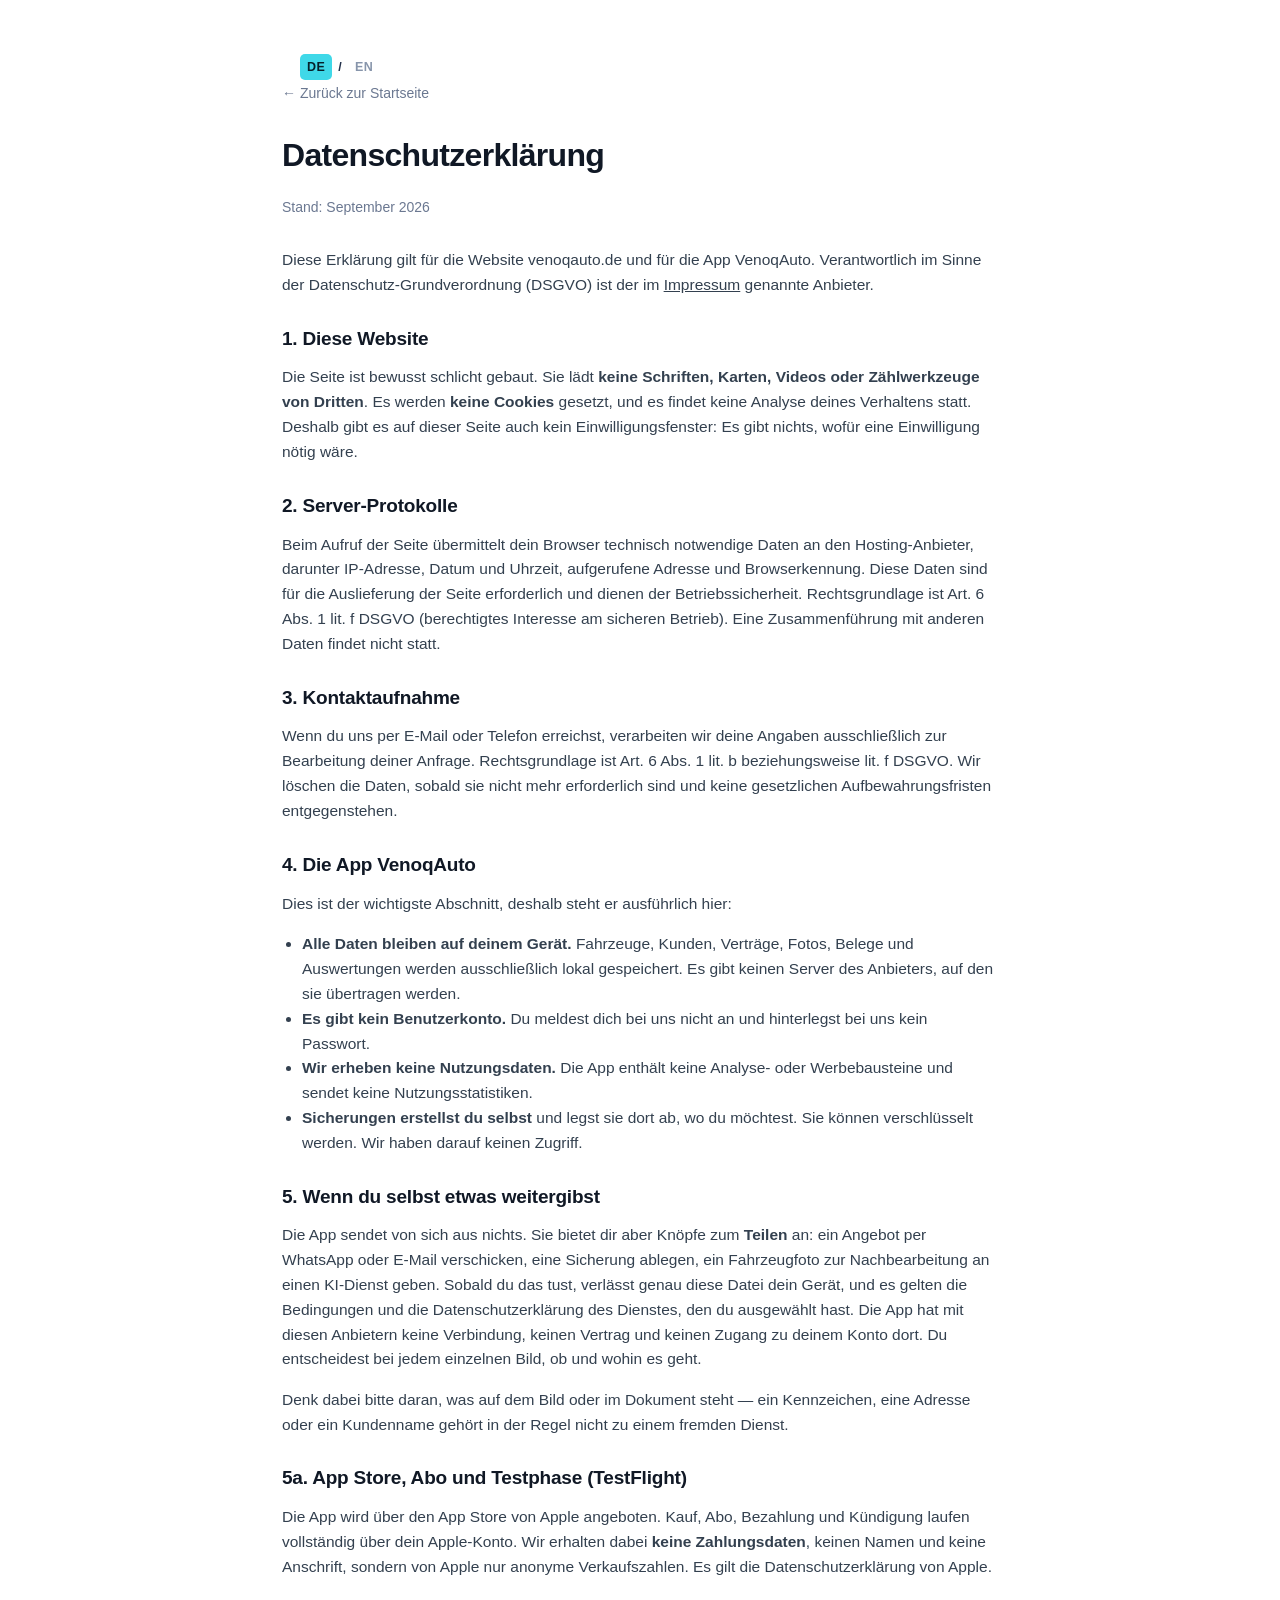
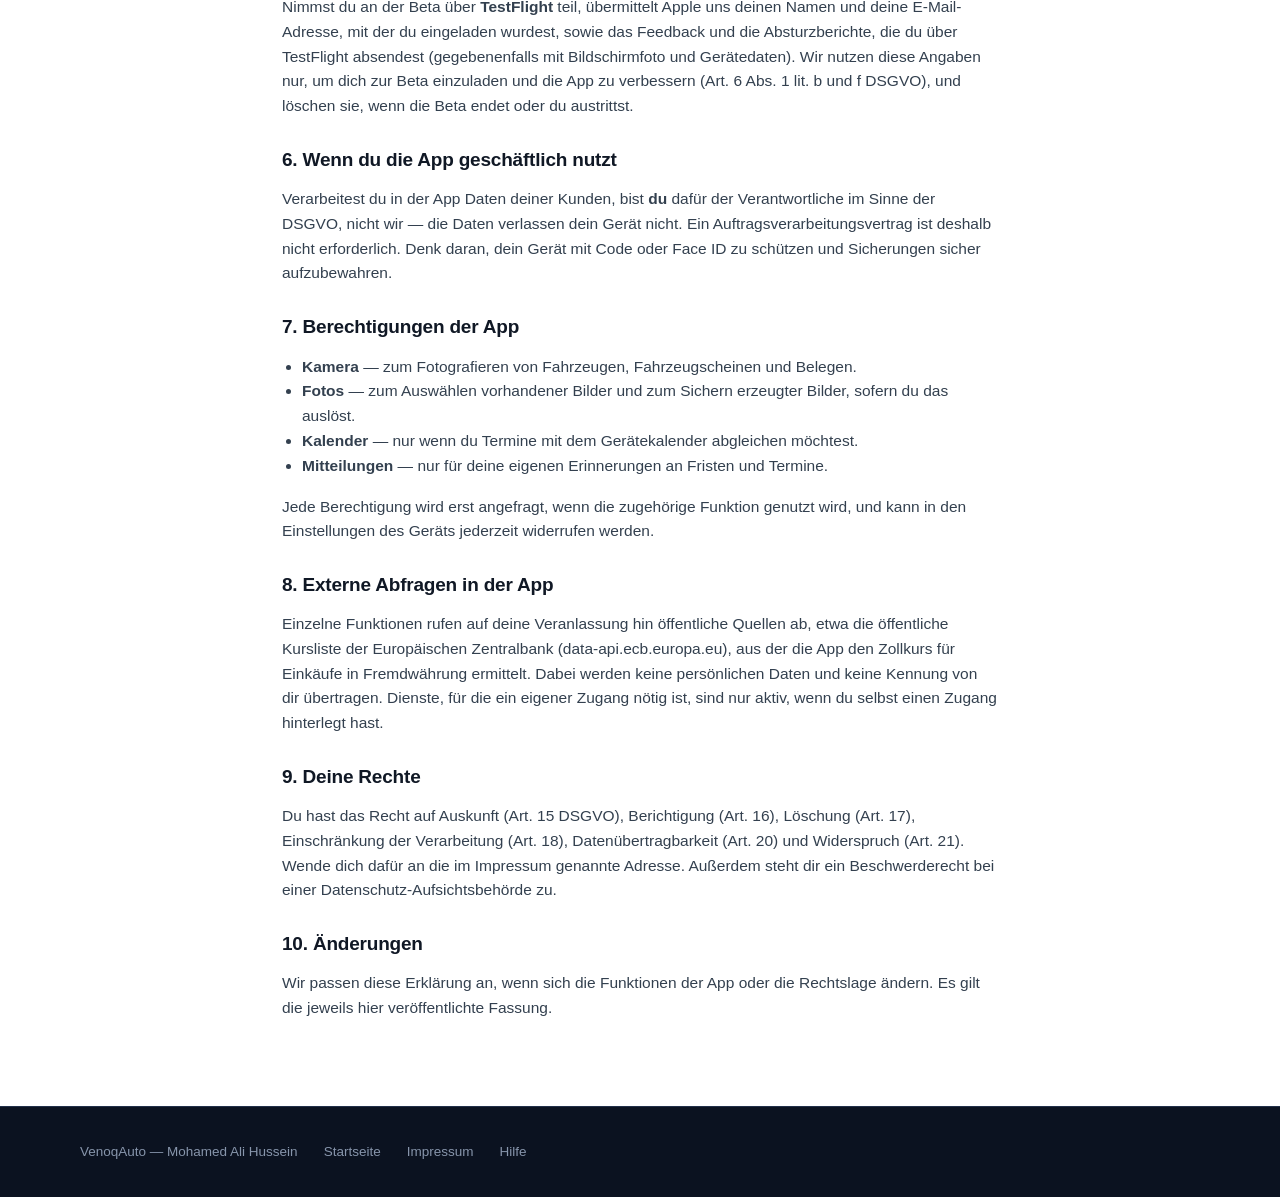
<file: datenschutz.html>
<!DOCTYPE html>
<html lang="de">
<head>
<meta charset="utf-8">
<meta name="viewport" content="width=device-width, initial-scale=1">
<title>Datenschutz — VenoqAuto</title>
<meta name="robots" content="noindex">
<link rel="icon" href="favicon.png">
<link rel="stylesheet" href="style.css">
</head>
<body>
<main class="recht">
<div class="sprache"><a class="aktiv" href="datenschutz.html">DE</a><span>/</span><a href="en/privacy.html">EN</a></div>
<a class="zurueck" href="index.html">&larr; Zurück zur Startseite</a>
<h1>Datenschutzerklärung</h1>
<p class="stand">Stand: September 2026</p>

<p>Diese Erklärung gilt für die Website venoqauto.de und für die App
VenoqAuto. Verantwortlich im Sinne der Datenschutz-Grundverordnung (DSGVO) ist
der im <a href="impressum.html">Impressum</a> genannte Anbieter.</p>

<h2>1. Diese Website</h2>
<p>Die Seite ist bewusst schlicht gebaut. Sie lädt <strong>keine Schriften,
Karten, Videos oder Zählwerkzeuge von Dritten</strong>. Es werden
<strong>keine Cookies</strong> gesetzt, und es findet keine Analyse deines
Verhaltens statt. Deshalb gibt es auf dieser Seite auch kein Einwilligungsfenster:
Es gibt nichts, wofür eine Einwilligung nötig wäre.</p>

<h2>2. Server-Protokolle</h2>
<p>Beim Aufruf der Seite übermittelt dein Browser technisch notwendige Daten an
den Hosting-Anbieter, darunter IP-Adresse, Datum und Uhrzeit, aufgerufene
Adresse und Browserkennung. Diese Daten sind für die Auslieferung der Seite
erforderlich und dienen der Betriebssicherheit. Rechtsgrundlage ist Art. 6
Abs. 1 lit. f DSGVO (berechtigtes Interesse am sicheren Betrieb). Eine
Zusammenführung mit anderen Daten findet nicht statt.</p>

<h2>3. Kontaktaufnahme</h2>
<p>Wenn du uns per E-Mail oder Telefon erreichst, verarbeiten wir deine Angaben
ausschließlich zur Bearbeitung deiner Anfrage. Rechtsgrundlage ist Art. 6 Abs. 1
lit. b beziehungsweise lit. f DSGVO. Wir löschen die Daten, sobald sie nicht
mehr erforderlich sind und keine gesetzlichen Aufbewahrungsfristen entgegenstehen.</p>

<h2>4. Die App VenoqAuto</h2>
<p>Dies ist der wichtigste Abschnitt, deshalb steht er ausführlich hier:</p>
<ul>
  <li><strong>Alle Daten bleiben auf deinem Gerät.</strong> Fahrzeuge, Kunden,
  Verträge, Fotos, Belege und Auswertungen werden ausschließlich lokal
  gespeichert. Es gibt keinen Server des Anbieters, auf den sie übertragen werden.</li>
  <li><strong>Es gibt kein Benutzerkonto.</strong> Du meldest dich bei uns nicht
  an und hinterlegst bei uns kein Passwort.</li>
  <li><strong>Wir erheben keine Nutzungsdaten.</strong> Die App enthält keine
  Analyse- oder Werbebausteine und sendet keine Nutzungsstatistiken.</li>
  <li><strong>Sicherungen erstellst du selbst</strong> und legst sie dort ab, wo
  du möchtest. Sie können verschlüsselt werden. Wir haben darauf keinen Zugriff.</li>
</ul>

<h2>5. Wenn du selbst etwas weitergibst</h2>
<p>Die App sendet von sich aus nichts. Sie bietet dir aber Knöpfe zum
<strong>Teilen</strong> an: ein Angebot per WhatsApp oder E-Mail verschicken,
eine Sicherung ablegen, ein Fahrzeugfoto zur Nachbearbeitung an einen
KI-Dienst geben. Sobald du das tust, verlässt genau diese Datei dein Gerät,
und es gelten die Bedingungen und die Datenschutzerklärung des Dienstes, den
du ausgewählt hast. Die App hat mit diesen Anbietern keine Verbindung, keinen
Vertrag und keinen Zugang zu deinem Konto dort. Du entscheidest bei jedem
einzelnen Bild, ob und wohin es geht.</p>
<p>Denk dabei bitte daran, was auf dem Bild oder im Dokument steht —
ein Kennzeichen, eine Adresse oder ein Kundenname gehört in der Regel nicht
zu einem fremden Dienst.</p>

<h2>5a. App Store, Abo und Testphase (TestFlight)</h2>
<p>Die App wird über den App Store von Apple angeboten. Kauf, Abo, Bezahlung und
Kündigung laufen vollständig über dein Apple-Konto. Wir erhalten dabei
<strong>keine Zahlungsdaten</strong>, keinen Namen und keine Anschrift, sondern
von Apple nur anonyme Verkaufszahlen. Es gilt die Datenschutzerklärung von Apple.</p>
<p>Nimmst du an der Beta über <strong>TestFlight</strong> teil, übermittelt Apple
uns deinen Namen und deine E-Mail-Adresse, mit der du eingeladen wurdest, sowie
das Feedback und die Absturzberichte, die du über TestFlight absendest
(gegebenenfalls mit Bildschirmfoto und Gerätedaten). Wir nutzen diese Angaben nur,
um dich zur Beta einzuladen und die App zu verbessern (Art. 6 Abs. 1 lit. b und
f DSGVO), und löschen sie, wenn die Beta endet oder du austrittst.</p>

<h2>6. Wenn du die App geschäftlich nutzt</h2>
<p>Verarbeitest du in der App Daten deiner Kunden, bist <strong>du</strong>
dafür der Verantwortliche im Sinne der DSGVO, nicht wir — die Daten verlassen
dein Gerät nicht. Ein Auftragsverarbeitungsvertrag ist deshalb nicht
erforderlich. Denk daran, dein Gerät mit Code oder Face ID zu schützen und
Sicherungen sicher aufzubewahren.</p>

<h2>7. Berechtigungen der App</h2>
<ul>
  <li><strong>Kamera</strong> — zum Fotografieren von Fahrzeugen, Fahrzeugscheinen
  und Belegen.</li>
  <li><strong>Fotos</strong> — zum Auswählen vorhandener Bilder und zum Sichern
  erzeugter Bilder, sofern du das auslöst.</li>
  <li><strong>Kalender</strong> — nur wenn du Termine mit dem Gerätekalender
  abgleichen möchtest.</li>
  <li><strong>Mitteilungen</strong> — nur für deine eigenen Erinnerungen an
  Fristen und Termine.</li>
</ul>
<p>Jede Berechtigung wird erst angefragt, wenn die zugehörige Funktion genutzt
wird, und kann in den Einstellungen des Geräts jederzeit widerrufen werden.</p>

<h2>8. Externe Abfragen in der App</h2>
<p>Einzelne Funktionen rufen auf deine Veranlassung hin öffentliche Quellen ab,
etwa die öffentliche Kursliste der Europäischen Zentralbank
(data-api.ecb.europa.eu), aus der die App den Zollkurs für Einkäufe in Fremdwährung
ermittelt. Dabei werden keine persönlichen Daten und keine Kennung von dir übertragen. Dienste, für die ein eigener Zugang nötig
ist, sind nur aktiv, wenn du selbst einen Zugang hinterlegt hast.</p>

<h2>9. Deine Rechte</h2>
<p>Du hast das Recht auf Auskunft (Art. 15 DSGVO), Berichtigung (Art. 16),
Löschung (Art. 17), Einschränkung der Verarbeitung (Art. 18), Datenübertragbarkeit
(Art. 20) und Widerspruch (Art. 21). Wende dich dafür an die im Impressum
genannte Adresse. Außerdem steht dir ein Beschwerderecht bei einer
Datenschutz-Aufsichtsbehörde zu.</p>

<h2>10. Änderungen</h2>
<p>Wir passen diese Erklärung an, wenn sich die Funktionen der App oder die
Rechtslage ändern. Es gilt die jeweils hier veröffentlichte Fassung.</p>

</main>
<footer class="fuss bahn"><div class="mitte">
  <span>VenoqAuto — Mohamed Ali Hussein</span>
  <a href="index.html">Startseite</a>
  <a href="impressum.html">Impressum</a>
  <a href="support.html">Hilfe</a>
</div></footer>
</body>
</html>
</file>
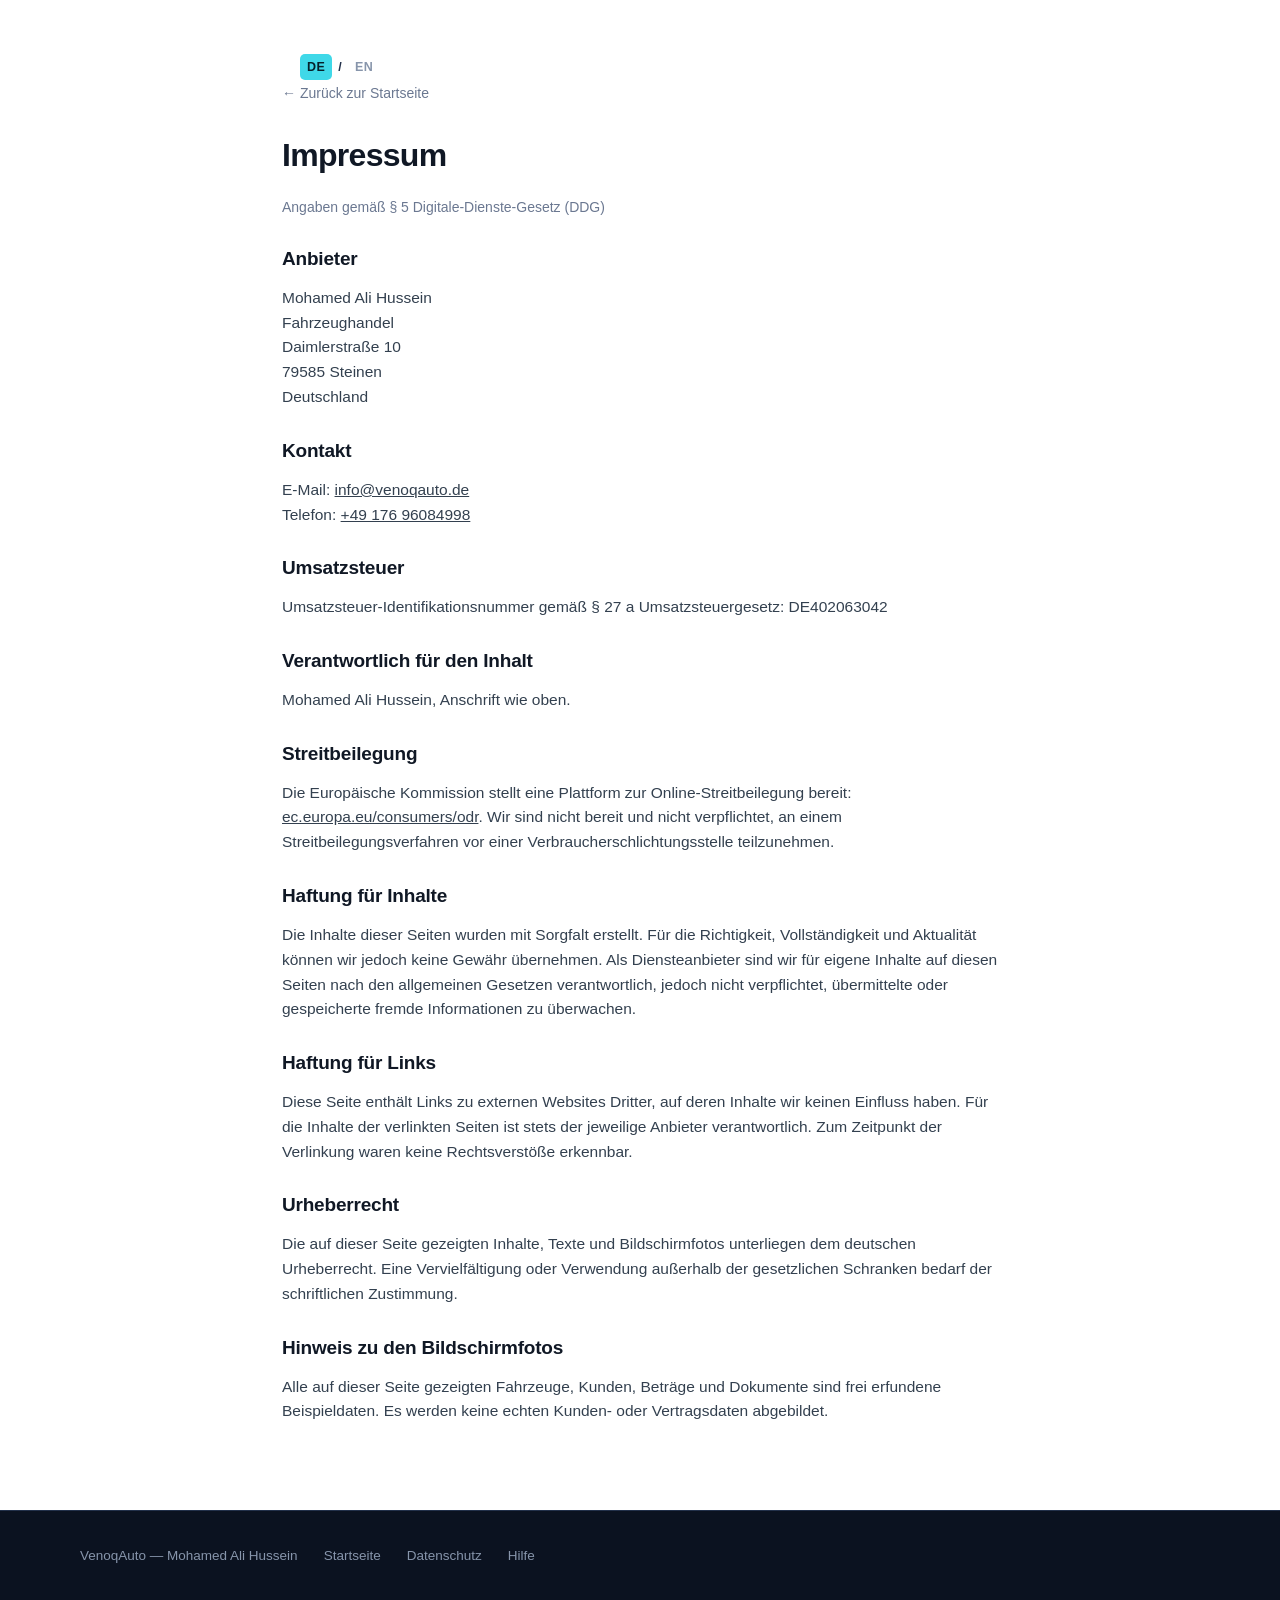
<file: impressum.html>
<!DOCTYPE html>
<html lang="de">
<head>
<meta charset="utf-8">
<meta name="viewport" content="width=device-width, initial-scale=1">
<title>Impressum — VenoqAuto</title>
<meta name="robots" content="noindex">
<link rel="icon" href="favicon.png">
<link rel="stylesheet" href="style.css">
</head>
<body>
<main class="recht">
<div class="sprache"><a class="aktiv" href="impressum.html">DE</a><span>/</span><a href="en/imprint.html">EN</a></div>
<a class="zurueck" href="index.html">&larr; Zurück zur Startseite</a>
<h1>Impressum</h1>
<p class="stand">Angaben gemäß § 5 Digitale-Dienste-Gesetz (DDG)</p>

<h2>Anbieter</h2>
<p>
Mohamed Ali Hussein<br>
Fahrzeughandel<br>
Daimlerstraße 10<br>
79585 Steinen<br>
Deutschland
</p>

<h2>Kontakt</h2>
<p>
E-Mail: <a href="mailto:info@venoqauto.de">info@venoqauto.de</a><br>
Telefon: <a href="tel:+4917696084998">+49 176 96084998</a>
</p>

<h2>Umsatzsteuer</h2>
<p>Umsatzsteuer-Identifikationsnummer gemäß § 27 a Umsatzsteuergesetz:
DE402063042</p>

<h2>Verantwortlich für den Inhalt</h2>
<p>Mohamed Ali Hussein, Anschrift wie oben.</p>

<h2>Streitbeilegung</h2>
<p>Die Europäische Kommission stellt eine Plattform zur Online-Streitbeilegung
bereit: <a href="https://ec.europa.eu/consumers/odr/" rel="noopener">ec.europa.eu/consumers/odr</a>.
Wir sind nicht bereit und nicht verpflichtet, an einem Streitbeilegungsverfahren
vor einer Verbraucherschlichtungsstelle teilzunehmen.</p>

<h2>Haftung für Inhalte</h2>
<p>Die Inhalte dieser Seiten wurden mit Sorgfalt erstellt. Für die Richtigkeit,
Vollständigkeit und Aktualität können wir jedoch keine Gewähr übernehmen. Als
Diensteanbieter sind wir für eigene Inhalte auf diesen Seiten nach den
allgemeinen Gesetzen verantwortlich, jedoch nicht verpflichtet, übermittelte
oder gespeicherte fremde Informationen zu überwachen.</p>

<h2>Haftung für Links</h2>
<p>Diese Seite enthält Links zu externen Websites Dritter, auf deren Inhalte wir
keinen Einfluss haben. Für die Inhalte der verlinkten Seiten ist stets der
jeweilige Anbieter verantwortlich. Zum Zeitpunkt der Verlinkung waren keine
Rechtsverstöße erkennbar.</p>

<h2>Urheberrecht</h2>
<p>Die auf dieser Seite gezeigten Inhalte, Texte und Bildschirmfotos unterliegen
dem deutschen Urheberrecht. Eine Vervielfältigung oder Verwendung außerhalb der
gesetzlichen Schranken bedarf der schriftlichen Zustimmung.</p>

<h2>Hinweis zu den Bildschirmfotos</h2>
<p>Alle auf dieser Seite gezeigten Fahrzeuge, Kunden, Beträge und Dokumente sind
frei erfundene Beispieldaten. Es werden keine echten Kunden- oder Vertragsdaten
abgebildet.</p>

</main>
<footer class="fuss bahn"><div class="mitte">
  <span>VenoqAuto — Mohamed Ali Hussein</span>
  <a href="index.html">Startseite</a>
  <a href="datenschutz.html">Datenschutz</a>
  <a href="support.html">Hilfe</a>
</div></footer>
</body>
</html>
</file>
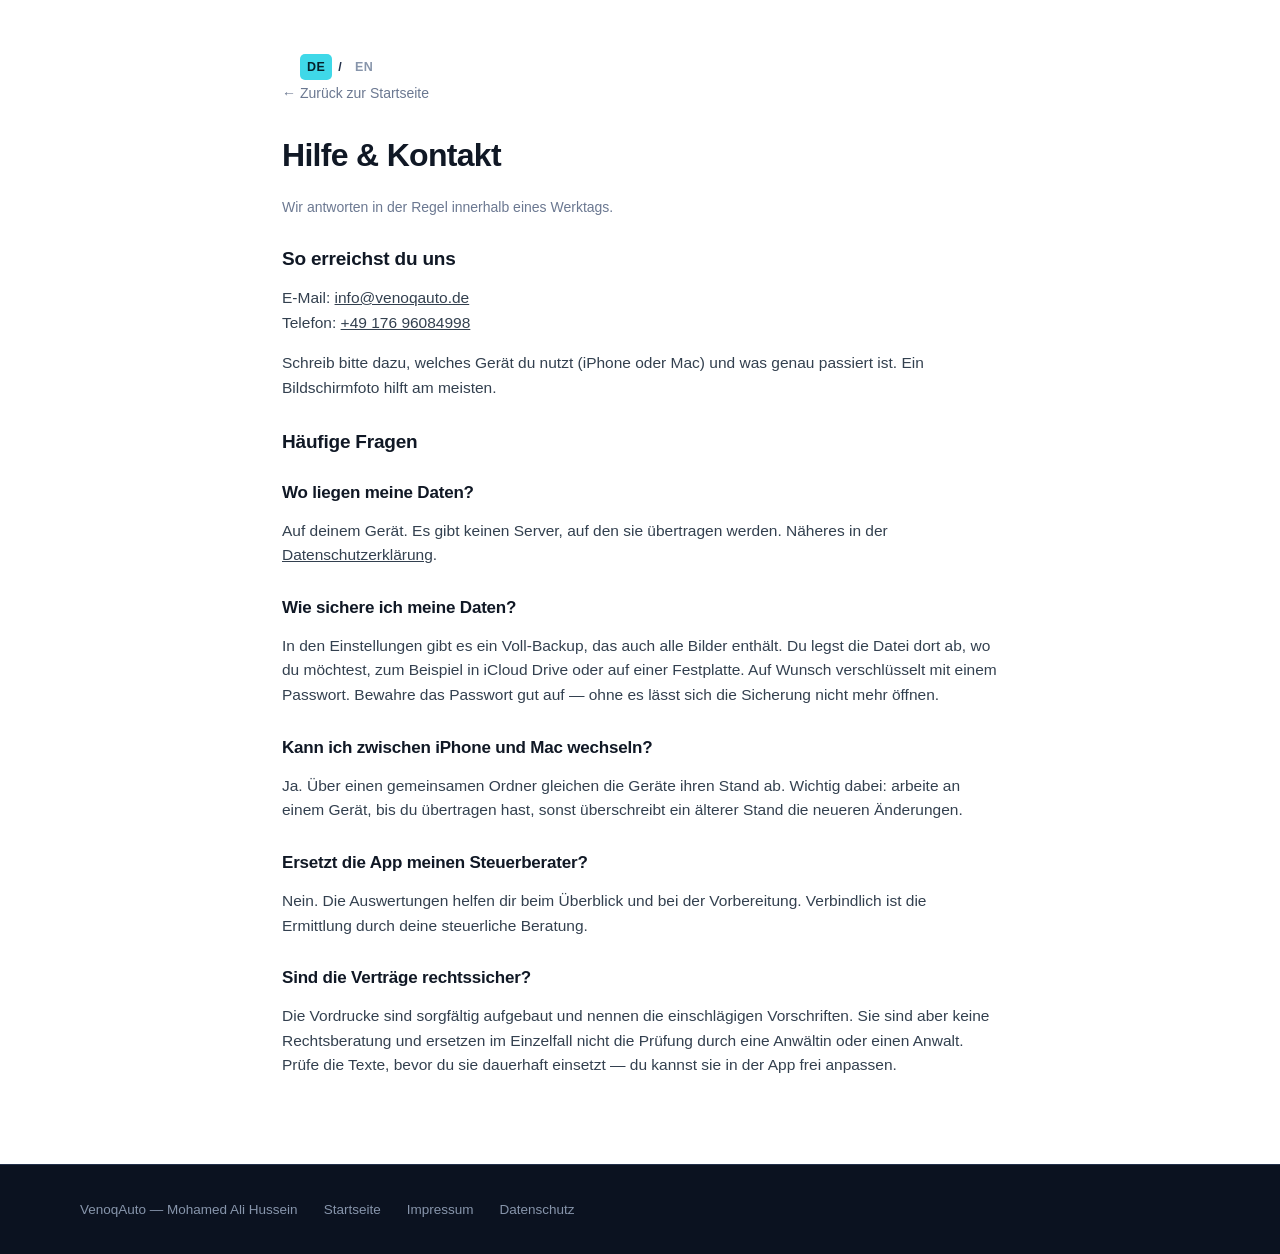
<file: support.html>
<!DOCTYPE html>
<html lang="de">
<head>
<meta charset="utf-8">
<meta name="viewport" content="width=device-width, initial-scale=1">
<title>Hilfe &amp; Kontakt — VenoqAuto</title>
<link rel="icon" href="favicon.png">
<link rel="stylesheet" href="style.css">
</head>
<body>
<main class="recht">
<div class="sprache"><a class="aktiv" href="support.html">DE</a><span>/</span><a href="en/support.html">EN</a></div>
<a class="zurueck" href="index.html">&larr; Zurück zur Startseite</a>
<h1>Hilfe &amp; Kontakt</h1>
<p class="stand">Wir antworten in der Regel innerhalb eines Werktags.</p>

<h2>So erreichst du uns</h2>
<p>
E-Mail: <a href="mailto:info@venoqauto.de">info@venoqauto.de</a><br>
Telefon: <a href="tel:+4917696084998">+49 176 96084998</a>
</p>
<p>Schreib bitte dazu, welches Gerät du nutzt (iPhone oder Mac) und was genau
passiert ist. Ein Bildschirmfoto hilft am meisten.</p>

<h2>Häufige Fragen</h2>

<h2 style="font-size:17px">Wo liegen meine Daten?</h2>
<p>Auf deinem Gerät. Es gibt keinen Server, auf den sie übertragen werden.
Näheres in der <a href="datenschutz.html">Datenschutzerklärung</a>.</p>

<h2 style="font-size:17px">Wie sichere ich meine Daten?</h2>
<p>In den Einstellungen gibt es ein Voll-Backup, das auch alle Bilder enthält.
Du legst die Datei dort ab, wo du möchtest, zum Beispiel in iCloud Drive oder auf
einer Festplatte. Auf Wunsch verschlüsselt mit einem Passwort. Bewahre das
Passwort gut auf — ohne es lässt sich die Sicherung nicht mehr öffnen.</p>

<h2 style="font-size:17px">Kann ich zwischen iPhone und Mac wechseln?</h2>
<p>Ja. Über einen gemeinsamen Ordner gleichen die Geräte ihren Stand ab. Wichtig
dabei: arbeite an einem Gerät, bis du übertragen hast, sonst überschreibt ein
älterer Stand die neueren Änderungen.</p>

<h2 style="font-size:17px">Ersetzt die App meinen Steuerberater?</h2>
<p>Nein. Die Auswertungen helfen dir beim Überblick und bei der Vorbereitung.
Verbindlich ist die Ermittlung durch deine steuerliche Beratung.</p>

<h2 style="font-size:17px">Sind die Verträge rechtssicher?</h2>
<p>Die Vordrucke sind sorgfältig aufgebaut und nennen die einschlägigen
Vorschriften. Sie sind aber keine Rechtsberatung und ersetzen im Einzelfall
nicht die Prüfung durch eine Anwältin oder einen Anwalt. Prüfe die Texte, bevor
du sie dauerhaft einsetzt — du kannst sie in der App frei anpassen.</p>

</main>
<footer class="fuss bahn"><div class="mitte">
  <span>VenoqAuto — Mohamed Ali Hussein</span>
  <a href="index.html">Startseite</a>
  <a href="impressum.html">Impressum</a>
  <a href="datenschutz.html">Datenschutz</a>
</div></footer>
</body>
</html>
</file>
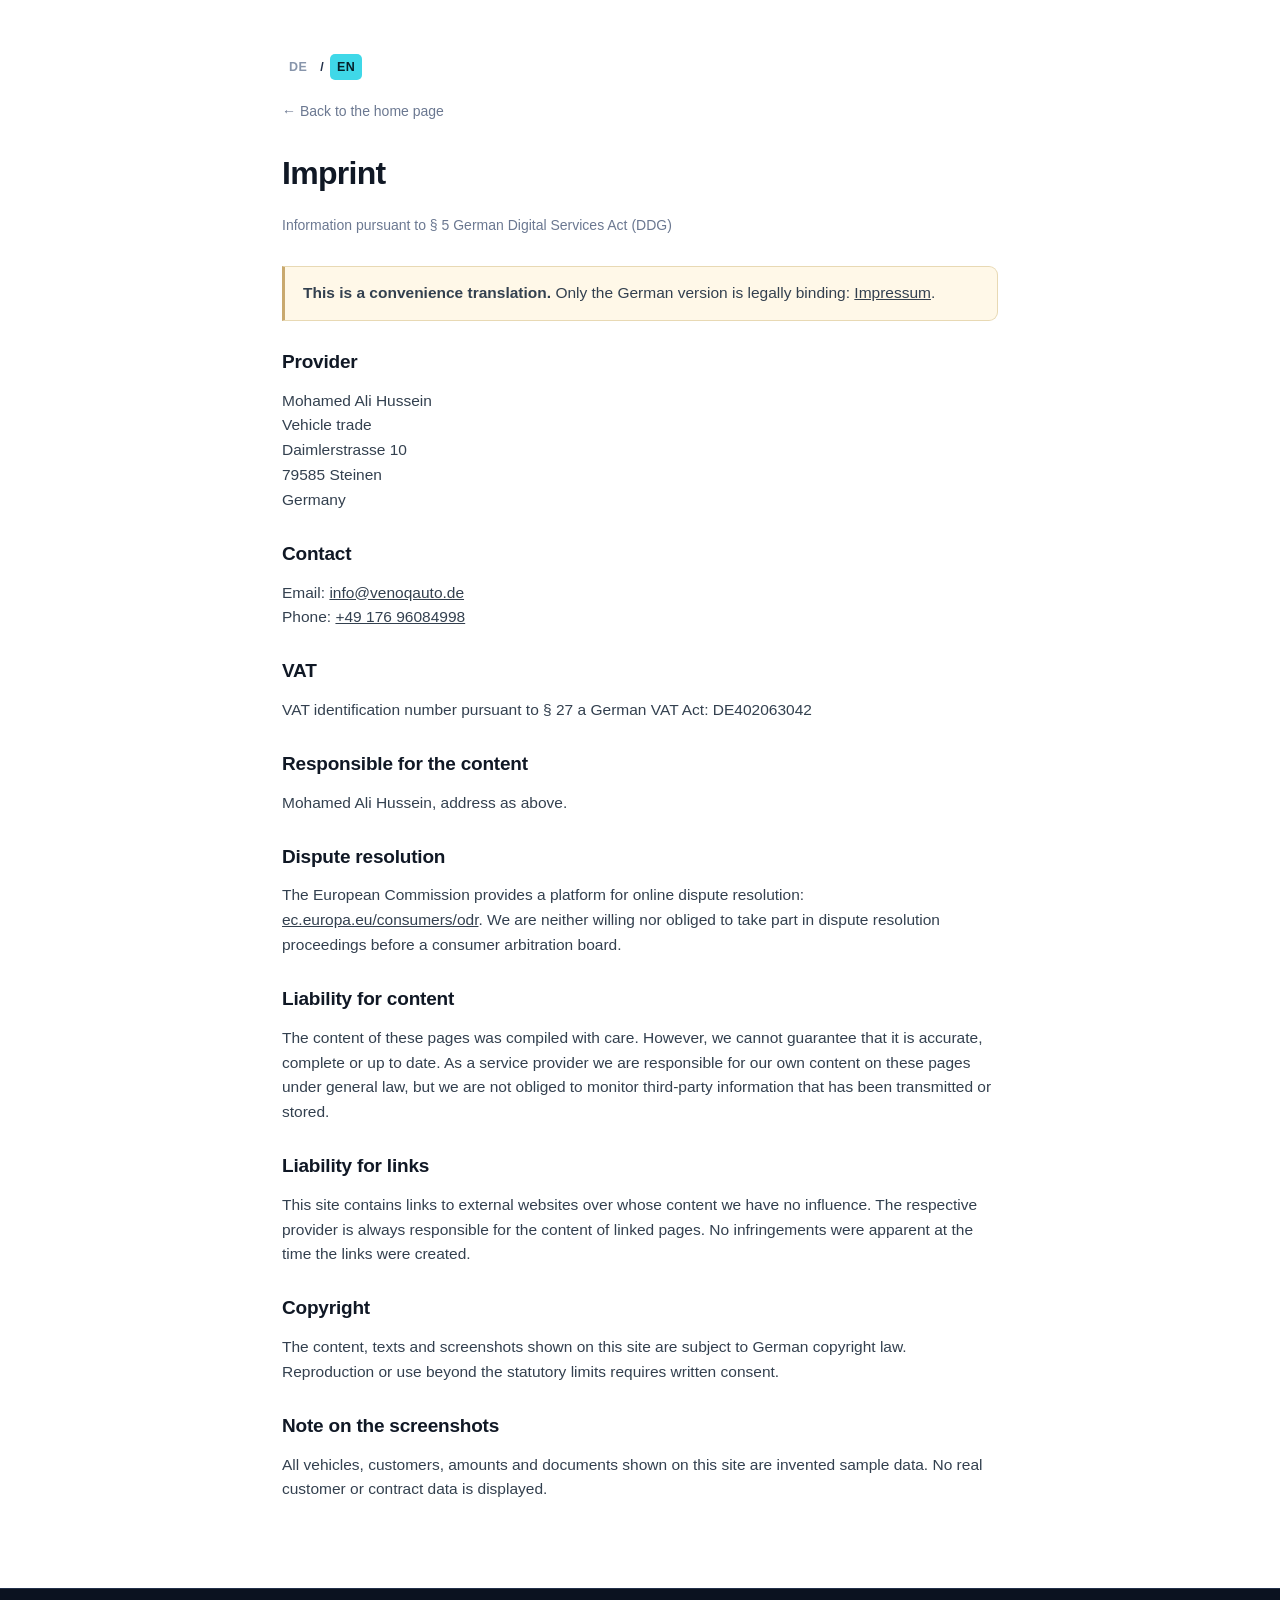
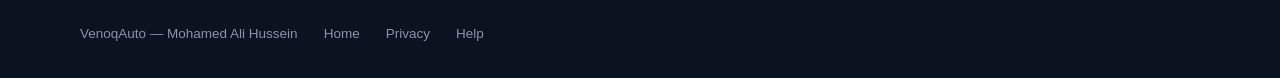
<file: en/imprint.html>
<!DOCTYPE html>
<html lang="en">
<head>
<meta charset="utf-8">
<meta name="viewport" content="width=device-width, initial-scale=1">
<title>Imprint — VenoqAuto</title>
<meta name="robots" content="noindex">
<link rel="icon" href="../favicon.png">
<link rel="stylesheet" href="../style.css">
</head>
<body>
<main class="recht">
<div class="sprache" style="margin:0 0 18px"><a href="../impressum.html">DE</a><span>/</span><a class="aktiv" href="imprint.html">EN</a></div>
<a class="zurueck" href="index.html">&larr; Back to the home page</a>
<h1>Imprint</h1>
<p class="stand">Information pursuant to § 5 German Digital Services Act (DDG)</p>

<div class="uebersetzt"><p><strong>This is a convenience translation.</strong>
Only the German version is legally binding:
<a href="../impressum.html">Impressum</a>.</p></div>

<h2>Provider</h2>
<p>
Mohamed Ali Hussein<br>
Vehicle trade<br>
Daimlerstrasse 10<br>
79585 Steinen<br>
Germany
</p>

<h2>Contact</h2>
<p>
Email: <a href="mailto:info@venoqauto.de">info@venoqauto.de</a><br>
Phone: <a href="tel:+4917696084998">+49 176 96084998</a>
</p>

<h2>VAT</h2>
<p>VAT identification number pursuant to § 27 a German VAT Act: DE402063042</p>

<h2>Responsible for the content</h2>
<p>Mohamed Ali Hussein, address as above.</p>

<h2>Dispute resolution</h2>
<p>The European Commission provides a platform for online dispute resolution:
<a href="https://ec.europa.eu/consumers/odr/" rel="noopener">ec.europa.eu/consumers/odr</a>.
We are neither willing nor obliged to take part in dispute resolution proceedings
before a consumer arbitration board.</p>

<h2>Liability for content</h2>
<p>The content of these pages was compiled with care. However, we cannot guarantee
that it is accurate, complete or up to date. As a service provider we are
responsible for our own content on these pages under general law, but we are not
obliged to monitor third-party information that has been transmitted or stored.</p>

<h2>Liability for links</h2>
<p>This site contains links to external websites over whose content we have no
influence. The respective provider is always responsible for the content of linked
pages. No infringements were apparent at the time the links were created.</p>

<h2>Copyright</h2>
<p>The content, texts and screenshots shown on this site are subject to German
copyright law. Reproduction or use beyond the statutory limits requires written
consent.</p>

<h2>Note on the screenshots</h2>
<p>All vehicles, customers, amounts and documents shown on this site are invented
sample data. No real customer or contract data is displayed.</p>

</main>
<footer class="fuss bahn"><div class="mitte">
  <span>VenoqAuto — Mohamed Ali Hussein</span>
  <a href="index.html">Home</a>
  <a href="privacy.html">Privacy</a>
  <a href="support.html">Help</a>
</div></footer>
</body>
</html>
</file>
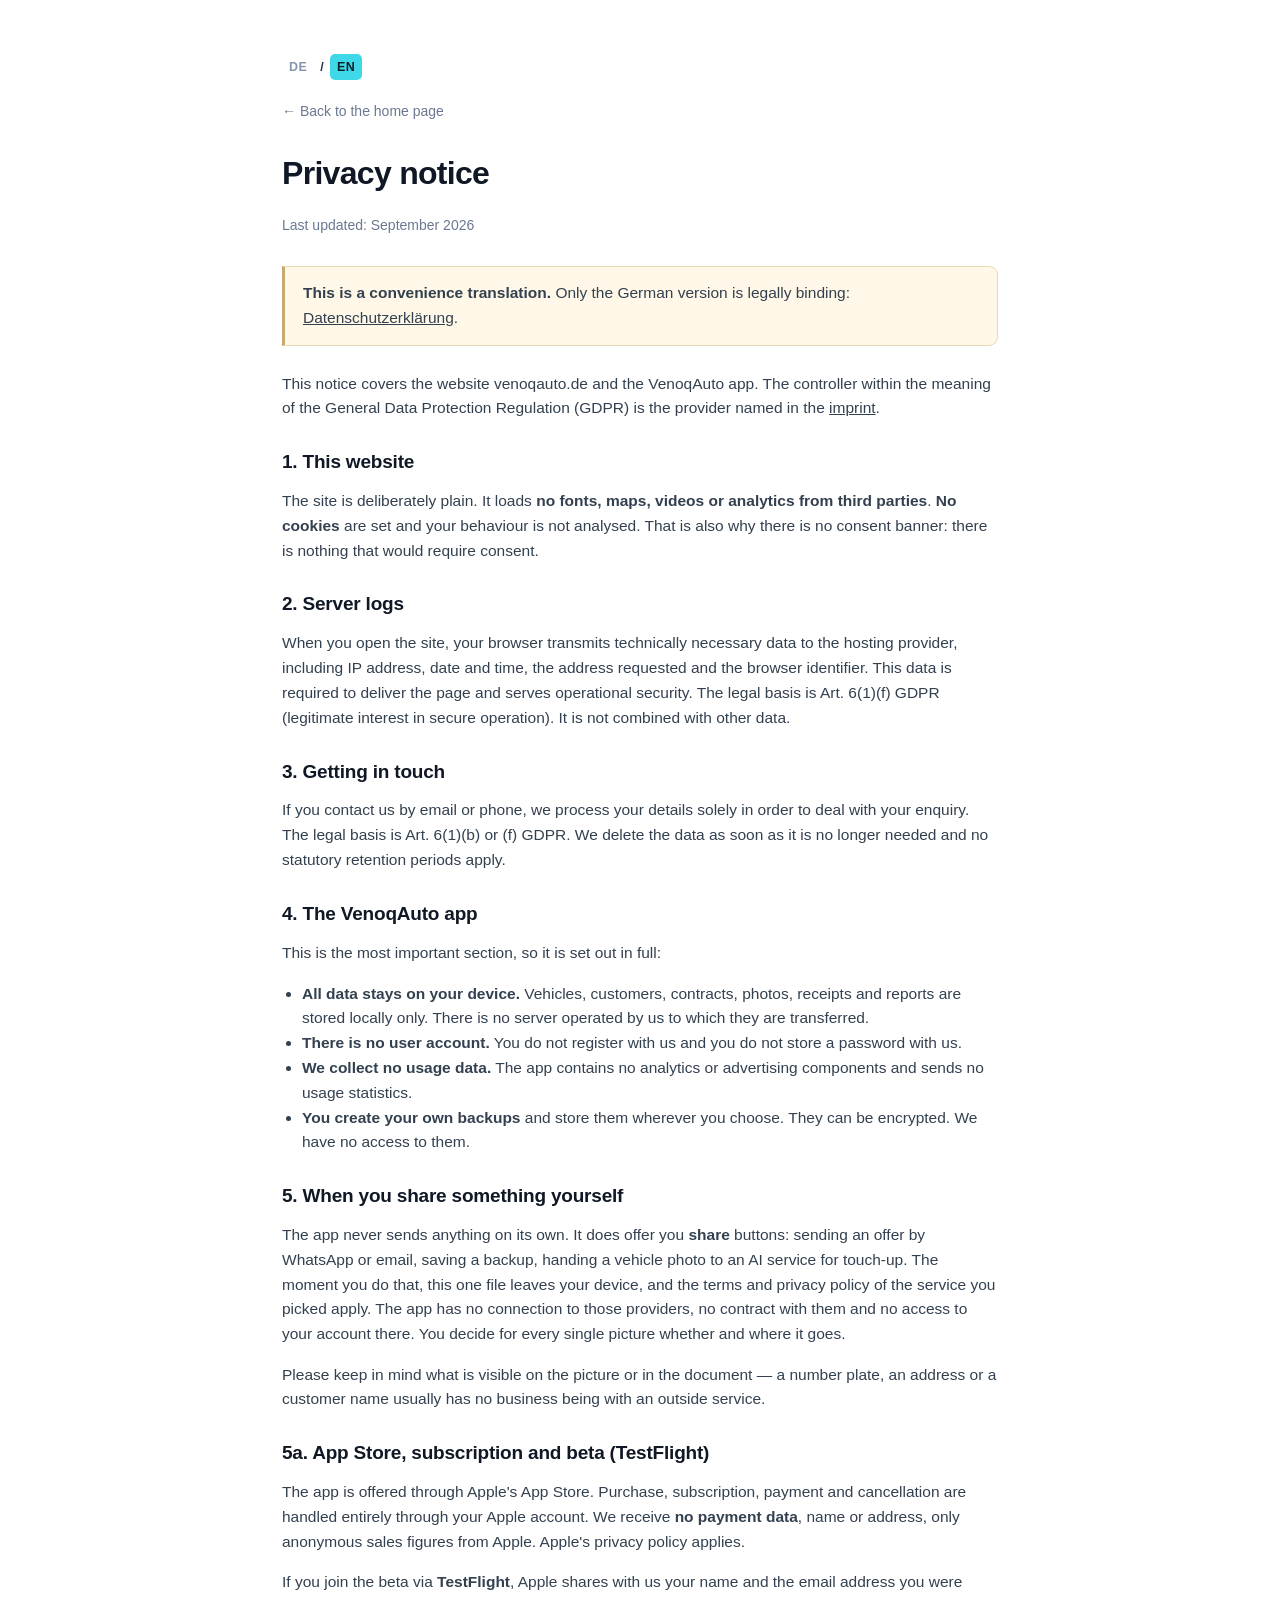
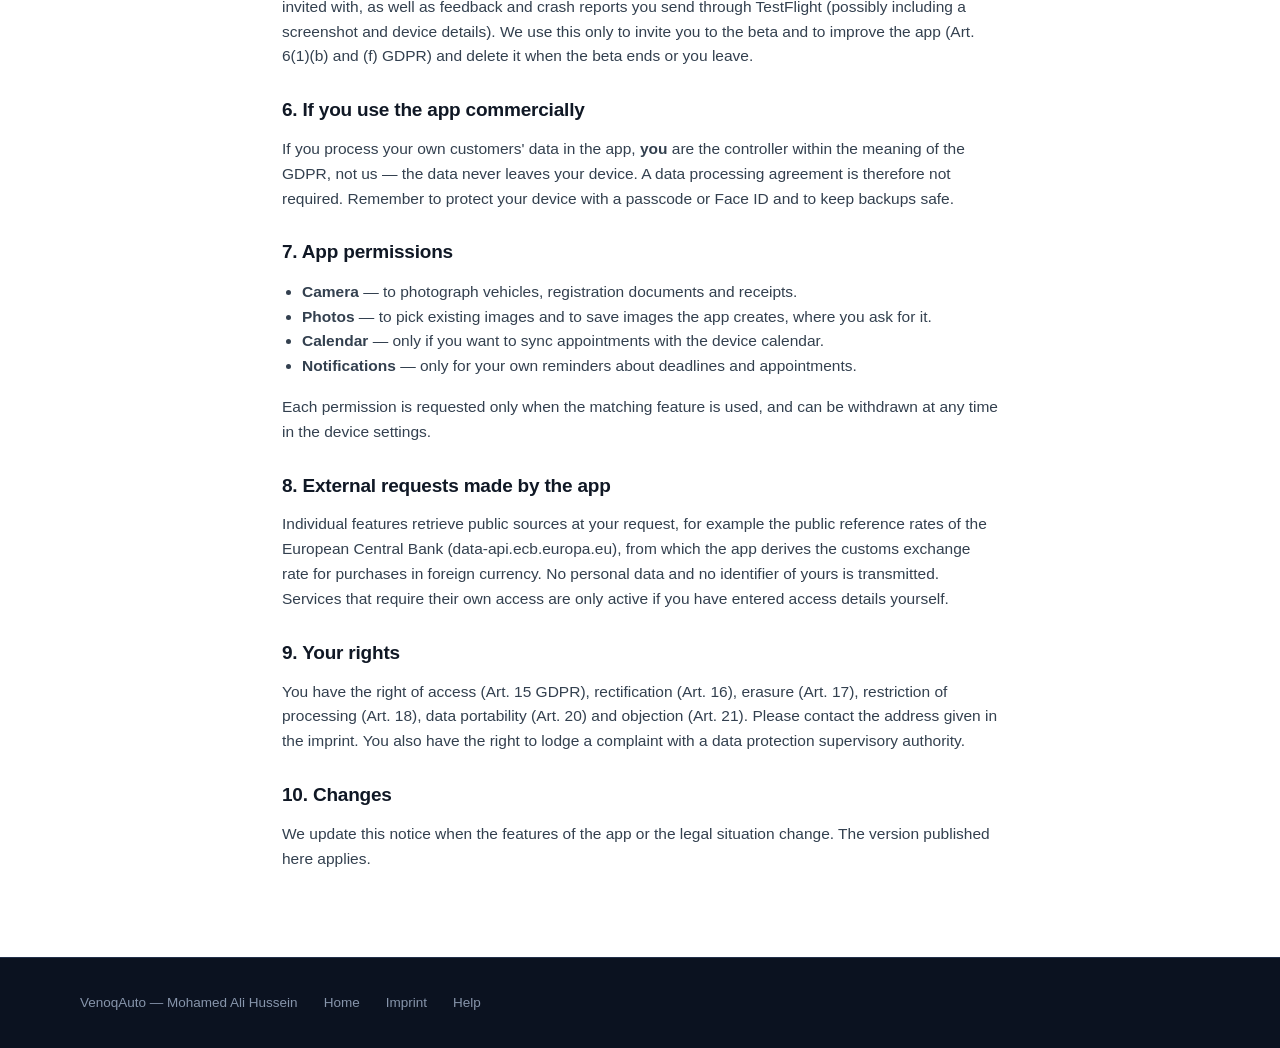
<file: en/privacy.html>
<!DOCTYPE html>
<html lang="en">
<head>
<meta charset="utf-8">
<meta name="viewport" content="width=device-width, initial-scale=1">
<title>Privacy — VenoqAuto</title>
<meta name="robots" content="noindex">
<link rel="icon" href="../favicon.png">
<link rel="stylesheet" href="../style.css">
</head>
<body>
<main class="recht">
<div class="sprache" style="margin:0 0 18px"><a href="../datenschutz.html">DE</a><span>/</span><a class="aktiv" href="privacy.html">EN</a></div>
<a class="zurueck" href="index.html">&larr; Back to the home page</a>
<h1>Privacy notice</h1>
<p class="stand">Last updated: September 2026</p>

<div class="uebersetzt"><p><strong>This is a convenience translation.</strong>
Only the German version is legally binding:
<a href="../datenschutz.html">Datenschutzerklärung</a>.</p></div>

<p>This notice covers the website venoqauto.de and the VenoqAuto app. The
controller within the meaning of the General Data Protection Regulation (GDPR) is
the provider named in the <a href="imprint.html">imprint</a>.</p>

<h2>1. This website</h2>
<p>The site is deliberately plain. It loads <strong>no fonts, maps, videos or
analytics from third parties</strong>. <strong>No cookies</strong> are set and your
behaviour is not analysed. That is also why there is no consent banner: there is
nothing that would require consent.</p>

<h2>2. Server logs</h2>
<p>When you open the site, your browser transmits technically necessary data to the
hosting provider, including IP address, date and time, the address requested and
the browser identifier. This data is required to deliver the page and serves
operational security. The legal basis is Art. 6(1)(f) GDPR (legitimate interest in
secure operation). It is not combined with other data.</p>

<h2>3. Getting in touch</h2>
<p>If you contact us by email or phone, we process your details solely in order to
deal with your enquiry. The legal basis is Art. 6(1)(b) or (f) GDPR. We delete the
data as soon as it is no longer needed and no statutory retention periods apply.</p>

<h2>4. The VenoqAuto app</h2>
<p>This is the most important section, so it is set out in full:</p>
<ul>
  <li><strong>All data stays on your device.</strong> Vehicles, customers,
  contracts, photos, receipts and reports are stored locally only. There is no
  server operated by us to which they are transferred.</li>
  <li><strong>There is no user account.</strong> You do not register with us and you
  do not store a password with us.</li>
  <li><strong>We collect no usage data.</strong> The app contains no analytics or
  advertising components and sends no usage statistics.</li>
  <li><strong>You create your own backups</strong> and store them wherever you
  choose. They can be encrypted. We have no access to them.</li>
</ul>

<h2>5. When you share something yourself</h2>
<p>The app never sends anything on its own. It does offer you
<strong>share</strong> buttons: sending an offer by WhatsApp or email, saving
a backup, handing a vehicle photo to an AI service for touch-up. The moment
you do that, this one file leaves your device, and the terms and privacy
policy of the service you picked apply. The app has no connection to those
providers, no contract with them and no access to your account there. You
decide for every single picture whether and where it goes.</p>
<p>Please keep in mind what is visible on the picture or in the document —
a number plate, an address or a customer name usually has no business being
with an outside service.</p>

<h2>5a. App Store, subscription and beta (TestFlight)</h2>
<p>The app is offered through Apple's App Store. Purchase, subscription, payment
and cancellation are handled entirely through your Apple account. We receive
<strong>no payment data</strong>, name or address, only anonymous sales figures
from Apple. Apple's privacy policy applies.</p>
<p>If you join the beta via <strong>TestFlight</strong>, Apple shares with us your
name and the email address you were invited with, as well as feedback and crash
reports you send through TestFlight (possibly including a screenshot and device
details). We use this only to invite you to the beta and to improve the app
(Art. 6(1)(b) and (f) GDPR) and delete it when the beta ends or you leave.</p>

<h2>6. If you use the app commercially</h2>
<p>If you process your own customers' data in the app, <strong>you</strong> are the
controller within the meaning of the GDPR, not us — the data never leaves your
device. A data processing agreement is therefore not required. Remember to protect
your device with a passcode or Face ID and to keep backups safe.</p>

<h2>7. App permissions</h2>
<ul>
  <li><strong>Camera</strong> — to photograph vehicles, registration documents and
  receipts.</li>
  <li><strong>Photos</strong> — to pick existing images and to save images the app
  creates, where you ask for it.</li>
  <li><strong>Calendar</strong> — only if you want to sync appointments with the
  device calendar.</li>
  <li><strong>Notifications</strong> — only for your own reminders about deadlines
  and appointments.</li>
</ul>
<p>Each permission is requested only when the matching feature is used, and can be
withdrawn at any time in the device settings.</p>

<h2>8. External requests made by the app</h2>
<p>Individual features retrieve public sources at your request, for example the
public reference rates of the European Central Bank (data-api.ecb.europa.eu), from
which the app derives the customs exchange rate for purchases in foreign currency.
No personal data and no identifier of yours is transmitted. Services that require
their own access are only active if you have entered access details yourself.</p>

<h2>9. Your rights</h2>
<p>You have the right of access (Art. 15 GDPR), rectification (Art. 16), erasure
(Art. 17), restriction of processing (Art. 18), data portability (Art. 20) and
objection (Art. 21). Please contact the address given in the imprint. You also have
the right to lodge a complaint with a data protection supervisory authority.</p>

<h2>10. Changes</h2>
<p>We update this notice when the features of the app or the legal situation
change. The version published here applies.</p>

</main>
<footer class="fuss bahn"><div class="mitte">
  <span>VenoqAuto — Mohamed Ali Hussein</span>
  <a href="index.html">Home</a>
  <a href="imprint.html">Imprint</a>
  <a href="support.html">Help</a>
</div></footer>
</body>
</html>
</file>
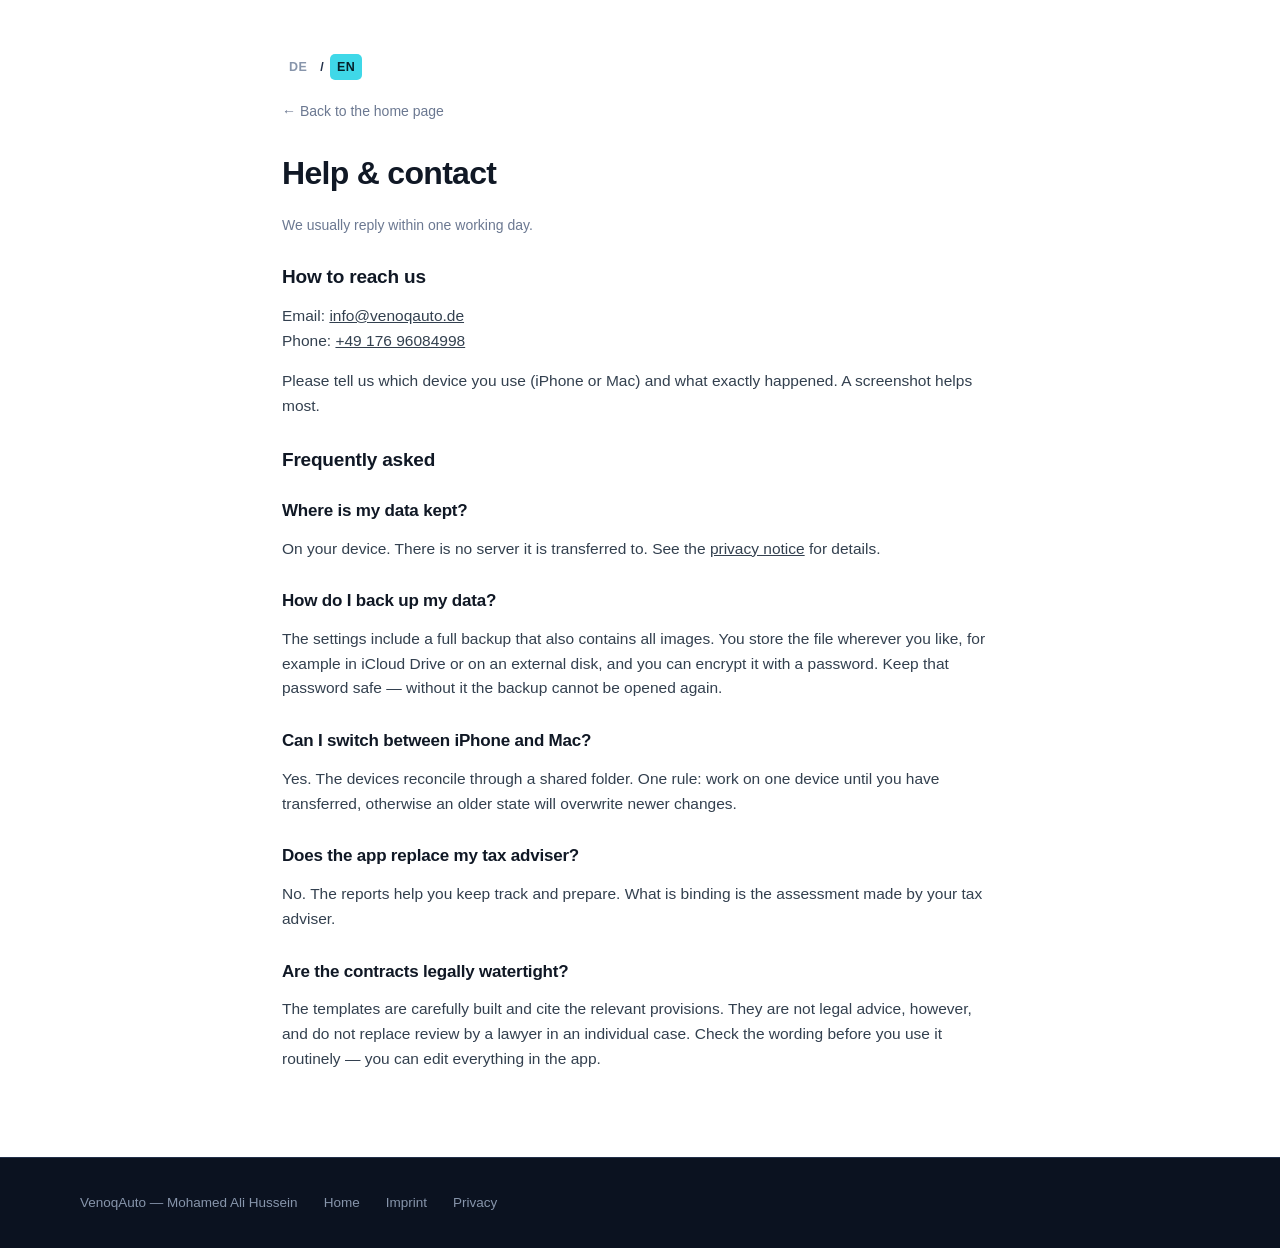
<file: en/support.html>
<!DOCTYPE html>
<html lang="en">
<head>
<meta charset="utf-8">
<meta name="viewport" content="width=device-width, initial-scale=1">
<title>Help &amp; contact — VenoqAuto</title>
<link rel="icon" href="../favicon.png">
<link rel="stylesheet" href="../style.css">
</head>
<body>
<main class="recht">
<div class="sprache" style="margin:0 0 18px"><a href="../support.html">DE</a><span>/</span><a class="aktiv" href="support.html">EN</a></div>
<a class="zurueck" href="index.html">&larr; Back to the home page</a>
<h1>Help &amp; contact</h1>
<p class="stand">We usually reply within one working day.</p>

<h2>How to reach us</h2>
<p>
Email: <a href="mailto:info@venoqauto.de">info@venoqauto.de</a><br>
Phone: <a href="tel:+4917696084998">+49 176 96084998</a>
</p>
<p>Please tell us which device you use (iPhone or Mac) and what exactly happened.
A screenshot helps most.</p>

<h2>Frequently asked</h2>

<h2 style="font-size:17px">Where is my data kept?</h2>
<p>On your device. There is no server it is transferred to. See the
<a href="privacy.html">privacy notice</a> for details.</p>

<h2 style="font-size:17px">How do I back up my data?</h2>
<p>The settings include a full backup that also contains all images. You store the
file wherever you like, for example in iCloud Drive or on an external disk, and you
can encrypt it with a password. Keep that password safe — without it the backup
cannot be opened again.</p>

<h2 style="font-size:17px">Can I switch between iPhone and Mac?</h2>
<p>Yes. The devices reconcile through a shared folder. One rule: work on one device
until you have transferred, otherwise an older state will overwrite newer changes.</p>

<h2 style="font-size:17px">Does the app replace my tax adviser?</h2>
<p>No. The reports help you keep track and prepare. What is binding is the
assessment made by your tax adviser.</p>

<h2 style="font-size:17px">Are the contracts legally watertight?</h2>
<p>The templates are carefully built and cite the relevant provisions. They are not
legal advice, however, and do not replace review by a lawyer in an individual case.
Check the wording before you use it routinely — you can edit everything in the app.</p>

</main>
<footer class="fuss bahn"><div class="mitte">
  <span>VenoqAuto — Mohamed Ali Hussein</span>
  <a href="index.html">Home</a>
  <a href="imprint.html">Imprint</a>
  <a href="privacy.html">Privacy</a>
</div></footer>
</body>
</html>
</file>
<file: style.css>
/* VenoqAuto — Farben aus dem App-Icon abgeleitet:
   tiefes Navy als Grund, das Cyan des Neon-Autos als Akzent,
   das Messing aus den Vertrags-Layouts als zweite Farbe.
   KEINE externen Schriften: Google Fonts uebertraegt die IP des
   Besuchers in die USA, das ist in Deutschland schon abgemahnt worden.
   Systemschriften halten die Seite anfragefrei. */

:root {
  --grund:      #0B1220;
  --grund-hoch: #141E31;
  --grund-rand: #22304A;
  --papier:     #F4F6F9;
  --papier-2:   #FFFFFF;
  --tinte:      #101825;
  --tinte-hell: #E9EEF6;
  --leise:      #8795AB;
  --leise-hell: #6B7891;
  --neon:       #3FD8E8;
  --messing:    #C9A96E;
  --schrift: -apple-system, BlinkMacSystemFont, "Segoe UI", Roboto,
             "Helvetica Neue", Arial, sans-serif;
  --breit: 1120px;
}

* { box-sizing: border-box; }
html { scroll-behavior: smooth; }
body {
  margin: 0; font-family: var(--schrift); color: var(--tinte);
  background: var(--papier-2); line-height: 1.6;
  -webkit-font-smoothing: antialiased;
}
img { max-width: 100%; display: block; }
a { color: inherit; }

.bahn { padding: 0 22px; }
.mitte { max-width: var(--breit); margin: 0 auto; }

/* ── Kopfleiste ────────────────────────────────────────────── */
.kopf {
  position: sticky; top: 0; z-index: 20;
  background: rgba(11,18,32,.92); backdrop-filter: blur(10px);
  border-bottom: 1px solid var(--grund-rand);
}
.kopf .mitte { display: flex; align-items: center; gap: 12px; height: 62px; }
.kopf img { width: 30px; height: 30px; border-radius: 7px; }
.kopf .name { color: #fff; font-weight: 800; font-size: 17px; letter-spacing: -.2px; }
.kopf nav { margin-left: auto; display: flex; gap: 22px; }
.kopf nav a {
  color: var(--leise); text-decoration: none; font-size: 14px; font-weight: 500;
}
.kopf nav a:hover, .kopf nav a:focus-visible { color: var(--neon); }
.sprache { margin-left: 18px; display: flex; gap: 6px; align-items: center;
           font-size: 12.5px; font-weight: 700; letter-spacing: .4px; }
.sprache a { color: var(--leise); text-decoration: none; padding: 3px 7px; border-radius: 5px; }
.sprache a.aktiv { color: #06202A; background: var(--neon); }
.sprache a:not(.aktiv):hover { color: var(--neon); }
.sprache span { color: var(--grund-rand); }
@media (max-width: 680px) { .kopf .sprache { margin-left: auto; } }
.uebersetzt { background: #FFF8E8; border: 1px solid #E8D9B4; border-left: 3px solid var(--messing);
              border-radius: 0 9px 9px 0; padding: 14px 18px; margin: 0 0 26px; }
.uebersetzt p { margin: 0; font-size: 14.5px; color: #5A4A28; }

@media (max-width: 680px) { .kopf nav { display: none; } }

/* ── Dunkle Baender ────────────────────────────────────────── */
.dunkel {
  background:
    radial-gradient(900px 420px at 78% -8%, rgba(63,216,232,.16), transparent 62%),
    radial-gradient(700px 380px at 6% 110%, rgba(201,169,110,.10), transparent 60%),
    var(--grund);
  color: var(--tinte-hell);
}
.dunkel h2 { color: #fff; }
.dunkel p  { color: #B9C4D4; }

/* ── Aufmacher ─────────────────────────────────────────────── */
.held { padding: 64px 0 58px; }
.held .mitte { display: grid; grid-template-columns: 1.14fr .86fr; gap: 50px; align-items: center; }
.augenbraue {
  font-size: 11.5px; font-weight: 700; letter-spacing: 2.4px;
  text-transform: uppercase; color: var(--neon); margin-bottom: 16px;
}
.held h1 {
  margin: 0 0 18px; font-size: clamp(33px, 5.2vw, 52px); line-height: 1.08;
  font-weight: 800; letter-spacing: -1.1px; color: #fff; text-wrap: balance;
}
.held h1 em { font-style: normal; color: var(--neon); }
.held .vor { font-size: 18px; max-width: 30em; }
.knoepfe { display: flex; flex-wrap: wrap; gap: 12px; margin-top: 28px; }
.knopf {
  display: inline-block; padding: 13px 24px; border-radius: 9px;
  font-weight: 700; font-size: 15px; text-decoration: none; border: 1px solid transparent;
}
.knopf-voll { background: var(--neon); color: #06202A; }
.knopf-voll:hover { background: #63E3F0; }
.knopf-leer { border-color: var(--grund-rand); color: var(--tinte-hell); }
.knopf-leer:hover { border-color: var(--neon); color: var(--neon); }
.held-bild { position: relative; }
.held-bild img {
  border-radius: 20px; border: 1px solid var(--grund-rand);
  box-shadow: 0 28px 70px rgba(0,0,0,.5);
  /* Telefon-Bilder sind sehr hoch. Ohne Deckel zieht das den Aufmacher
     auf und die Ueberschrift rutscht ans untere Ende. */
  height: 468px; object-fit: cover; object-position: top center;
  width: 100%;
}
@media (max-width: 860px) {
  .held .mitte { grid-template-columns: 1fr; gap: 34px; }
  .held-bild { max-width: 300px; }
}

/* ── Abschnitte ────────────────────────────────────────────── */
section { padding: 66px 0; }
h2 {
  font-size: clamp(25px, 3.3vw, 34px); line-height: 1.18; font-weight: 800;
  letter-spacing: -.6px; margin: 0 0 14px; text-wrap: balance;
}
.leitsatz { font-size: 17px; color: var(--leise-hell); max-width: 34em; margin: 0 0 32px; }
.dunkel .leitsatz { color: #A8B4C6; }

/* ── Der Händler-Absatz ────────────────────────────────────── */
.gruender { display: grid; grid-template-columns: 4px 1fr; gap: 26px; align-items: start; }
.gruender .strich { background: linear-gradient(var(--messing), rgba(201,169,110,.15)); border-radius: 2px; min-height: 120px; }
.gruender p { font-size: 17.5px; max-width: 40em; }
.gruender .signatur { margin-top: 18px; font-size: 14px; color: var(--leise-hell); }

/* ── Karten ────────────────────────────────────────────────── */
.raster { display: grid; grid-template-columns: repeat(3, 1fr); gap: 16px; }
@media (max-width: 900px) { .raster { grid-template-columns: repeat(2, 1fr); } }
@media (max-width: 600px) { .raster { grid-template-columns: 1fr; } }
.karte {
  background: var(--papier); border: 1px solid #E2E7EE; border-radius: 13px;
  padding: 22px 20px;
}
.karte h3 { margin: 0 0 7px; font-size: 16px; font-weight: 700; letter-spacing: -.2px; }
.karte p { margin: 0; font-size: 14.5px; color: var(--leise-hell); line-height: 1.55; }
.dunkel .karte {
  background: var(--grund-hoch); border-color: var(--grund-rand);
}
.dunkel .karte h3 { color: #fff; }
.dunkel .karte p { color: #A3B0C3; }

/* ── Bilderreihe ───────────────────────────────────────────── */
.schau { display: grid; grid-template-columns: repeat(4, 1fr); gap: 14px; margin-top: 30px; }
.schau img { border-radius: 13px; border: 1px solid var(--grund-rand); }
@media (max-width: 860px) { .schau { grid-template-columns: repeat(2, 1fr); } }

.papiere {
  margin-top: 28px; border-radius: 15px; border: 1px solid #E2E7EE;
  /* Deckel, damit das Bild die Seite nicht erschlaegt */
  max-height: 400px; object-fit: cover; object-position: center 40%; width: 100%;
}

/* ── Zahlenreihe ───────────────────────────────────────────── */
.zahlen { display: flex; flex-wrap: wrap; gap: 40px; margin-top: 32px; }
.zahlen div strong {
  display: block; font-size: 30px; font-weight: 800; color: var(--neon);
  letter-spacing: -.8px; font-variant-numeric: tabular-nums;
}
.zahlen div span { font-size: 13.5px; color: #A3B0C3; }
/* Auf dem Handy nebeneinander lassen, sonst rutscht die letzte Zahl
   allein in eine Zeile und reisst ein Loch. */
@media (max-width: 600px) {
  .zahlen { display: grid; grid-template-columns: repeat(3, 1fr); gap: 14px; }
  .zahlen div strong { font-size: 23px; }
  .zahlen div span { font-size: 11.5px; line-height: 1.35; display: block; }
}

/* ── Stand / Kontakt ───────────────────────────────────────── */
.hinweis {
  background: var(--papier); border: 1px solid #E2E7EE; border-left: 3px solid var(--messing);
  border-radius: 0 11px 11px 0; padding: 18px 22px; max-width: 46em;
}
.hinweis p { margin: 0; font-size: 15px; color: var(--leise-hell); }

.kontakt-liste { list-style: none; padding: 0; margin: 22px 0 0; }
.kontakt-liste li { margin-bottom: 9px; font-size: 16px; }
.kontakt-liste a { color: var(--neon); text-decoration: none; }
.kontakt-liste a:hover { text-decoration: underline; }

/* ── Fuss ──────────────────────────────────────────────────── */
.fuss { background: var(--grund); color: var(--leise); padding: 34px 0; border-top: 1px solid var(--grund-rand); }
.fuss .mitte { display: flex; flex-wrap: wrap; gap: 14px 26px; align-items: center; font-size: 13.5px; }
.fuss a { color: var(--leise); text-decoration: none; }
.fuss a:hover { color: var(--neon); }
.fuss .rechts { margin-left: auto; }
@media (max-width: 680px) { .fuss .rechts { margin-left: 0; } }

/* ── Rechtsseiten ──────────────────────────────────────────── */
.recht { max-width: 760px; margin: 0 auto; padding: 54px 22px 70px; }
.recht h1 { font-size: 32px; letter-spacing: -.7px; margin: 0 0 8px; }
.recht .stand { color: var(--leise-hell); font-size: 14px; margin-bottom: 30px; }
.recht h2 { font-size: 19px; margin: 30px 0 8px; letter-spacing: -.2px; }
.recht p, .recht li { font-size: 15.5px; color: #33404F; }
.recht ul { padding-left: 20px; }
.zurueck { display: inline-block; margin-bottom: 26px; font-size: 14px; color: var(--leise-hell); text-decoration: none; }
.zurueck:hover { color: var(--tinte); }

:focus-visible { outline: 2px solid var(--neon); outline-offset: 2px; border-radius: 4px; }
@media (prefers-reduced-motion: reduce) { html { scroll-behavior: auto; } }

/* ═══════════ Neuauftritt 02.10.2026: mehr Wirkung, weniger verraten ═══════════ */
.held2 { position: relative; overflow: hidden; padding: 84px 0 96px; }
.held2::before, .held2::after {
  content: ""; position: absolute; border-radius: 50%; z-index: 0; pointer-events: none;
  animation: schweben 16s ease-in-out infinite alternate;
}
/* Weiche Leuchtflecken als Verlauf (Unschaerfe-Filter wird nicht ueberall gezeichnet) */
.held2::before { width: 760px; height: 760px; top: -300px; right: -200px;
  background: radial-gradient(closest-side, rgba(40,150,180,.45), rgba(40,150,180,0)); }
.held2::after  { width: 680px; height: 680px; bottom: -340px; left: -260px; animation-delay: -6s;
  background: radial-gradient(closest-side, rgba(201,169,110,.30), rgba(201,169,110,0)); }
@keyframes schweben { to { transform: translate(-60px, 40px) scale(1.12); } }
.held2 .mitte { position: relative; z-index: 1; display: grid; grid-template-columns: 1.05fr .95fr; gap: 40px; align-items: center; }
.plakette {
  display: inline-flex; align-items: center; gap: 8px; padding: 7px 14px; border-radius: 999px;
  background: rgba(63,216,232,.10); border: 1px solid rgba(63,216,232,.35);
  color: var(--neon); font-size: 12.5px; font-weight: 700; letter-spacing: .3px; margin-bottom: 22px;
}
.plakette i { width: 8px; height: 8px; border-radius: 50%; background: var(--neon); box-shadow: 0 0 12px var(--neon);
  animation: puls 2s ease-in-out infinite; }
@keyframes puls { 50% { opacity: .35; } }
.held2 h1 { margin: 0 0 20px; font-size: clamp(38px, 6vw, 66px); line-height: 1.02; font-weight: 850;
  letter-spacing: -2px; color: #fff; text-wrap: balance; }
.held2 h1 .glanz { background: linear-gradient(100deg, var(--neon), #9BF2FA 40%, var(--messing) 90%);
  -webkit-background-clip: text; background-clip: text; color: transparent; }
.held2 .vor { font-size: 19px; color: #B9C4D4; max-width: 28em; }
.telefone { position: relative; height: 560px; }
.telefon {
  position: absolute; width: 250px; border-radius: 38px; padding: 9px;
  background: linear-gradient(145deg, #2A3650, #0E1626); box-shadow: 0 40px 90px rgba(0,0,0,.55), inset 0 0 0 1px rgba(255,255,255,.08);
}
.telefon img { border-radius: 30px; height: 520px; width: 100%; object-fit: cover; object-position: top; }
.telefon.a { left: 8%; top: 20px; transform: rotate(-7deg); animation: wiegen 9s ease-in-out infinite alternate; }
.telefon.b { right: 4%; top: 0; transform: rotate(6deg); animation: wiegen 11s ease-in-out infinite alternate-reverse; z-index: 2; }
@keyframes wiegen { to { translate: 0 -14px; } }
@media (max-width: 900px) {
  .held2 .mitte { grid-template-columns: 1fr; }
  .telefone { height: 470px; } .telefon { width: 200px; } .telefon img { height: 420px; }
}

.leiste-zahlen { display: grid; grid-template-columns: repeat(3, 1fr); gap: 14px; margin-top: 36px; }
.leiste-zahlen div { background: rgba(255,255,255,.04); border: 1px solid var(--grund-rand); border-radius: 14px; padding: 16px; }
.leiste-zahlen strong { display: block; font-size: 26px; color: #fff; letter-spacing: -.5px; }
.leiste-zahlen span { font-size: 13px; color: var(--leise); }

.glas {
  background: linear-gradient(160deg, rgba(255,255,255,.07), rgba(255,255,255,.02));
  border: 1px solid rgba(255,255,255,.09); border-radius: 18px; padding: 24px 22px;
  transition: transform .35s ease, border-color .35s ease, box-shadow .35s ease;
}
.glas:hover { transform: translateY(-4px); border-color: rgba(63,216,232,.45); box-shadow: 0 18px 40px rgba(0,0,0,.35); }
.glas h3 { margin: 14px 0 6px; font-size: 17px; color: #fff; }
.glas p { margin: 0; font-size: 14.5px; color: #A3B0C3; line-height: 1.55; }
.symbol { width: 44px; height: 44px; border-radius: 12px; display: grid; place-items: center;
  background: linear-gradient(140deg, rgba(63,216,232,.25), rgba(201,169,110,.18)); }
.symbol svg { width: 22px; height: 22px; stroke: #E9FBFD; fill: none; stroke-width: 1.8; stroke-linecap: round; stroke-linejoin: round; }

.geraete { display: grid; grid-template-columns: repeat(3, 1fr); gap: 16px; text-align: center; }
.geraet { padding: 28px 18px; }
.geraet .bildchen { height: 120px; display: grid; place-items: center; margin-bottom: 8px; }
.form-phone { width: 52px; height: 104px; border-radius: 12px; border: 3px solid var(--neon); box-shadow: 0 0 24px rgba(63,216,232,.35); }
.form-pad { width: 96px; height: 120px; border-radius: 12px; border: 3px solid var(--neon); box-shadow: 0 0 24px rgba(63,216,232,.35); }
.form-mac { width: 150px; height: 92px; border-radius: 8px; border: 3px solid var(--neon); position: relative; box-shadow: 0 0 24px rgba(63,216,232,.35); }
.form-mac::after { content: ""; position: absolute; left: -18px; right: -18px; bottom: -14px; height: 8px; border-radius: 0 0 8px 8px; background: var(--neon); opacity: .8; }
@media (max-width: 700px) { .geraete { grid-template-columns: 1fr; } }

.preise { display: grid; grid-template-columns: repeat(2, minmax(0, 340px)); gap: 20px; justify-content: center; margin-top: 10px; }
.preis { position: relative; text-align: center; padding: 34px 26px; }
.preis .betrag { font-size: 46px; font-weight: 850; color: #fff; letter-spacing: -1.5px; }
.preis .betrag small { font-size: 16px; font-weight: 600; color: var(--leise); letter-spacing: 0; }
.preis .titel { font-size: 13px; font-weight: 800; letter-spacing: 2px; text-transform: uppercase; color: var(--leise); }
.preis ul { list-style: none; padding: 0; margin: 18px 0 0; text-align: left; }
.preis li { padding: 6px 0 6px 26px; position: relative; color: #C6D0DE; font-size: 14.5px; }
.preis li::before { content: "✓"; position: absolute; left: 4px; color: var(--neon); font-weight: 800; }
.preis.empfohlen { border-color: rgba(201,169,110,.6); box-shadow: 0 0 0 1px rgba(201,169,110,.25), 0 24px 60px rgba(201,169,110,.12); }
.band { position: absolute; top: -12px; left: 50%; transform: translateX(-50%); background: linear-gradient(90deg, #C9A96E, #E9D3A3);
  color: #2A1D05; font-size: 12px; font-weight: 800; padding: 5px 14px; border-radius: 999px; white-space: nowrap; }
.preis-fuss { text-align: center; color: var(--leise); font-size: 13.5px; margin-top: 22px; }
@media (max-width: 700px) { .preise { grid-template-columns: 1fr; } }

.vorhang { position: relative; border-radius: 22px; overflow: hidden; border: 1px solid var(--grund-rand); }
.vorhang img { filter: saturate(1.05); }
.vorhang::after { content: ""; position: absolute; inset: 0; background: linear-gradient(180deg, transparent 72%, var(--grund) 100%); }
.vorhang .ueber { position: absolute; left: 0; right: 0; bottom: 26px; text-align: center; z-index: 1; color: #fff; font-weight: 700; font-size: 18px; }

.ruf { text-align: center; padding: 70px 22px; }
.ruf h2 { font-size: clamp(28px, 4vw, 42px); }

/* Einblenden beim Scrollen, aus bei "weniger Bewegung" */
.zeig { opacity: 0; transform: translateY(26px); transition: opacity .8s ease, transform .8s ease; }
.zeig.da { opacity: 1; transform: none; }
@media (prefers-reduced-motion: reduce) {
  .zeig { opacity: 1; transform: none; transition: none; }
  .held2::before, .held2::after, .telefon, .plakette i { animation: none; }
}

/* Abstand der Abschnitte (.bahn ueberschrieb das senkrechte Polster) */
section.bahn { padding: 84px 22px; }
.dunkel + .dunkel section.bahn, section.dunkel.bahn + section.dunkel.bahn { padding-top: 40px; }
.vorhang { max-height: none; }
.vorhang img { display: block; width: 100%; height: auto; }
/* Gruender als dunkle Karte, passend zum Rest */
.gruender-band { background: var(--grund); }
.gruender-band .gruender { background: linear-gradient(160deg, rgba(255,255,255,.06), rgba(255,255,255,.02));
  border: 1px solid rgba(255,255,255,.09); border-radius: 20px; padding: 34px 32px; }
.gruender-band h2 { color: #fff; }
.gruender-band p { color: #B9C4D4; }
.held2.bahn { padding: 84px 22px 96px; }
@media (max-width: 600px) {
  .held2.bahn { padding: 48px 18px 60px; }
  .leiste-zahlen strong { font-size: 20px; }
  .leiste-zahlen div { padding: 12px; }
}

/* ═══════════ Rundgang: Mac bleibt stehen, Bildschirm wechselt beim Scrollen ═══════════ */
.rundgang { position: relative; }
.rg-gitter { display: grid; grid-template-columns: 1.35fr .65fr; gap: 56px; align-items: start; }
.rg-buehne { position: sticky; top: 92px; height: calc(100vh - 120px); display: flex; flex-direction: column; justify-content: center; }
.rg-licht { position: absolute; inset: 8% -6% 18%; border-radius: 50%; filter: none; z-index: 0;
  background: radial-gradient(closest-side, rgba(63,216,232,.55), rgba(0,0,0,0)); }
.mac { position: relative; z-index: 1; }
.mac-schirm {
  position: relative; aspect-ratio: 16 / 10; border-radius: 16px 16px 6px 6px; overflow: hidden;
  background: #05080F; border: 10px solid #151C29; border-bottom-width: 14px;
  box-shadow: 0 50px 100px rgba(0,0,0,.55), inset 0 0 0 1px rgba(255,255,255,.06);
}
.mac-schirm::before { content: ""; position: absolute; top: -10px; left: 50%; width: 90px; height: 10px; margin-left: -45px;
  background: #151C29; border-radius: 0 0 8px 8px; z-index: 3; }
.rg-bild { position: absolute; inset: 0; width: 100%; height: 100%; object-fit: cover; object-position: top left;
  opacity: 0; transform: scale(1.06) translateY(12px); filter: blur(4px);
  transition: opacity .7s ease, transform .9s cubic-bezier(.2,.7,.2,1), filter .7s ease; }
.rg-bild.aktiv { opacity: 1; transform: none; filter: none; z-index: 2; }
.mac-fuss { height: 14px; margin: 0 -7%; border-radius: 0 0 14px 14px;
  background: linear-gradient(#2A3448, #121826); box-shadow: 0 18px 30px rgba(0,0,0,.4); }
.mac-fuss::after { content: ""; display: block; width: 16%; height: 5px; margin: 0 auto; border-radius: 0 0 6px 6px; background: #0B101A; }
.rg-punkte { display: flex; gap: 8px; justify-content: center; margin-top: 26px; position: relative; z-index: 1; }
.rg-punkte i { width: 8px; height: 8px; border-radius: 99px; background: rgba(255,255,255,.18); transition: all .4s ease; }
.rg-punkte i.aktiv { width: 28px; background: var(--neon); box-shadow: 0 0 12px rgba(63,216,232,.6); }
.rg-texte { padding: 18vh 0 22vh; }
.rg-schritt { min-height: 72vh; display: flex; flex-direction: column; justify-content: center;
  opacity: .25; transform: translateX(14px); transition: opacity .6s ease, transform .6s ease; }
.rg-schritt.aktiv { opacity: 1; transform: none; }
.rg-schritt .nr { font-size: 13px; font-weight: 800; letter-spacing: 3px; color: var(--messing); }
.rg-schritt h3 { font-size: clamp(24px, 2.6vw, 32px); line-height: 1.15; letter-spacing: -.6px; color: #fff; margin: 10px 0 12px; }
.rg-schritt p { font-size: 16.5px; color: #B9C4D4; margin: 0; }
.rg-schritt .rg-handy { display: none; }
@media (max-width: 900px) {
  .rg-gitter { grid-template-columns: 1fr; }
  .rg-buehne { display: none; }
  .rg-texte { padding: 0; }
  .rg-schritt { min-height: auto; opacity: 1; transform: none; margin-bottom: 48px; }
  .rg-schritt .rg-handy { display: block; margin-top: 18px; border-radius: 12px; border: 6px solid #151C29; }
}
@media (prefers-reduced-motion: reduce) {
  .rg-bild, .rg-schritt, .rg-licht { transition: none; }
}
.rg-licht { inset: -4% -14% 4%; }
.rg-schritt[data-farbe] { --x: 0; }
.rg-licht { inset: -30% -28% -20%; }

/* ── Extras 02.10.2026: Fortschritt, Lichtkarten, Laufband, Vorher/Nachher ── */
.fortschritt { position: fixed; top: 0; left: 0; height: 3px; width: 100%; z-index: 50;
  transform-origin: 0 50%; transform: scaleX(0);
  background: linear-gradient(90deg, var(--neon), var(--messing)); pointer-events: none; }

/* Karten: Lichtkegel folgt der Maus */
.glas { position: relative; overflow: hidden; }
.glas::after { content: ""; position: absolute; inset: 0; border-radius: inherit; pointer-events: none;
  opacity: 0; transition: opacity .35s ease;
  background: radial-gradient(260px circle at var(--mx, 50%) var(--my, 50%), rgba(63,216,232,.16), transparent 70%); }
.glas:hover::after { opacity: 1; }

/* Telefone neigen sich leicht zur Maus */
.telefone { transition: transform .5s cubic-bezier(.2,.8,.2,1); transform-style: preserve-3d; }

/* Laufband mit allem, was die App druckt und kann */
.laufband { overflow: hidden; border-top: 1px solid var(--grund-rand); border-bottom: 1px solid var(--grund-rand);
  background: #0D1626; padding: 16px 0; }
.laufband-maske { overflow: hidden;
  -webkit-mask-image: linear-gradient(90deg, transparent, #000 8%, #000 92%, transparent);
          mask-image: linear-gradient(90deg, transparent, #000 8%, #000 92%, transparent); }
.laufband-spur { display: flex; gap: 14px; width: max-content; animation: laufen 48s linear infinite; }
.laufband:hover .laufband-spur { animation-play-state: paused; }
.laufband span { white-space: nowrap; font-size: 14px; font-weight: 600; color: #C8D3E3;
  padding: 7px 14px; border: 1px solid var(--grund-rand); border-radius: 999px; background: rgba(255,255,255,.03); }
.laufband span b { color: var(--neon); font-weight: 700; margin-right: 6px; }
@keyframes laufen { to { transform: translateX(-50%); } }

/* Vorher / Nachher */
.vn-gitter { display: grid; grid-template-columns: .85fr 1.15fr; gap: 44px; align-items: center; }
.vn-gitter ul { list-style: none; padding: 0; margin: 22px 0 0; }
.vn-gitter li { color: #B9C4D4; padding: 8px 0 8px 30px; position: relative; font-size: 15.5px; }
.vn-gitter li::before { content: ""; position: absolute; left: 0; top: 13px; width: 16px; height: 16px; border-radius: 50%;
  background: radial-gradient(circle, var(--neon) 35%, rgba(63,216,232,.18) 40%); }
.vergleich { position: relative; border-radius: 22px; overflow: hidden; aspect-ratio: 1 / 1;
  border: 1px solid var(--grund-rand); box-shadow: 0 30px 80px rgba(0,0,0,.45); user-select: none; touch-action: pan-y; }
.vergleich img { position: absolute; inset: 0; width: 100%; height: 100%; object-fit: cover; }
.vergleich .vorher { clip-path: inset(0 calc(100% - var(--pos, 50%)) 0 0); }
.vergleich .griff { position: absolute; top: 0; bottom: 0; left: var(--pos, 50%); width: 2px; margin-left: -1px;
  background: #fff; box-shadow: 0 0 18px rgba(63,216,232,.8); pointer-events: none; }
.vergleich .griff::after { content: "‹ ›"; position: absolute; top: 50%; left: 50%; transform: translate(-50%,-50%);
  width: 46px; height: 46px; border-radius: 50%; background: rgba(11,18,32,.75); backdrop-filter: blur(8px);
  -webkit-backdrop-filter: blur(8px); border: 1.5px solid #fff; color: #fff; font-weight: 700; font-size: 17px;
  display: flex; align-items: center; justify-content: center; letter-spacing: 2px; }
.vergleich .etikett { position: absolute; top: 14px; padding: 5px 11px; border-radius: 999px; font-size: 12px;
  font-weight: 700; letter-spacing: .4px; background: rgba(11,18,32,.65); color: #fff; backdrop-filter: blur(6px); }
.vergleich .etikett.l { left: 14px; } .vergleich .etikett.r { right: 14px; background: rgba(63,216,232,.85); color: #062028; }
.vergleich input { position: absolute; inset: 0; width: 100%; height: 100%; opacity: 0; cursor: ew-resize; margin: 0; }
.vn-fuss { margin-top: 12px; font-size: 12.5px; color: var(--leise); }
@media (max-width: 860px) { .vn-gitter { grid-template-columns: 1fr; gap: 26px; } }

@media (prefers-reduced-motion: reduce) {
  .laufband-spur { animation: none; flex-wrap: wrap; width: auto; justify-content: center; }
  .telefone { transition: none; }
}

/* Vorher/Nachher-Etiketten ueber dem Bild statt darauf: auf dem Handy deckten
   sie den Fahrzeugnamen im Bild zu (01.11.2026) */
.vn-etiketten { display: flex; justify-content: space-between; margin-bottom: 10px; }
.vn-etiketten .etikett { position: static; padding: 5px 11px; border-radius: 999px; font-size: 12px; font-weight: 700;
  background: rgba(255,255,255,.12); color: #fff; }
.vn-etiketten .etikett.r { background: rgba(63,216,232,.85); color: #062028; }

/* 01.11.2026: Etiketten haengen am Schieber und wandern mit */
.vergleich .griff .etikett { position: absolute; top: calc(50% + 34px); white-space: nowrap; }
.vergleich .griff .etikett.l { left: auto; right: 10px; }
.vergleich .griff .etikett.r { right: auto; left: 10px; }
/* Laufband: wischbar, Tippen haelt an */
.laufband-maske { overflow-x: auto; scrollbar-width: none; cursor: grab; touch-action: pan-x; }
.laufband-maske::-webkit-scrollbar { display: none; }
.laufband-maske.angehalten { cursor: pointer; }
/* Zwei Telefone nah beieinander, auch quer und auf dem iPad */
.telefone { max-width: 500px; width: 100%; margin: 0 auto; }
@media (max-width: 900px) {
  /* einspaltig (iPad, Handy quer): Telefone ueberlappen leicht, nichts wirkt leer */
  .telefone { max-width: 380px; }
  .telefon.a { left: 0; } .telefon.b { right: 0; top: 10px; }
}
@media (max-width: 440px) { .telefon { width: 170px; } .telefon img { height: 360px; } .telefone { height: 410px; } }
</file>
